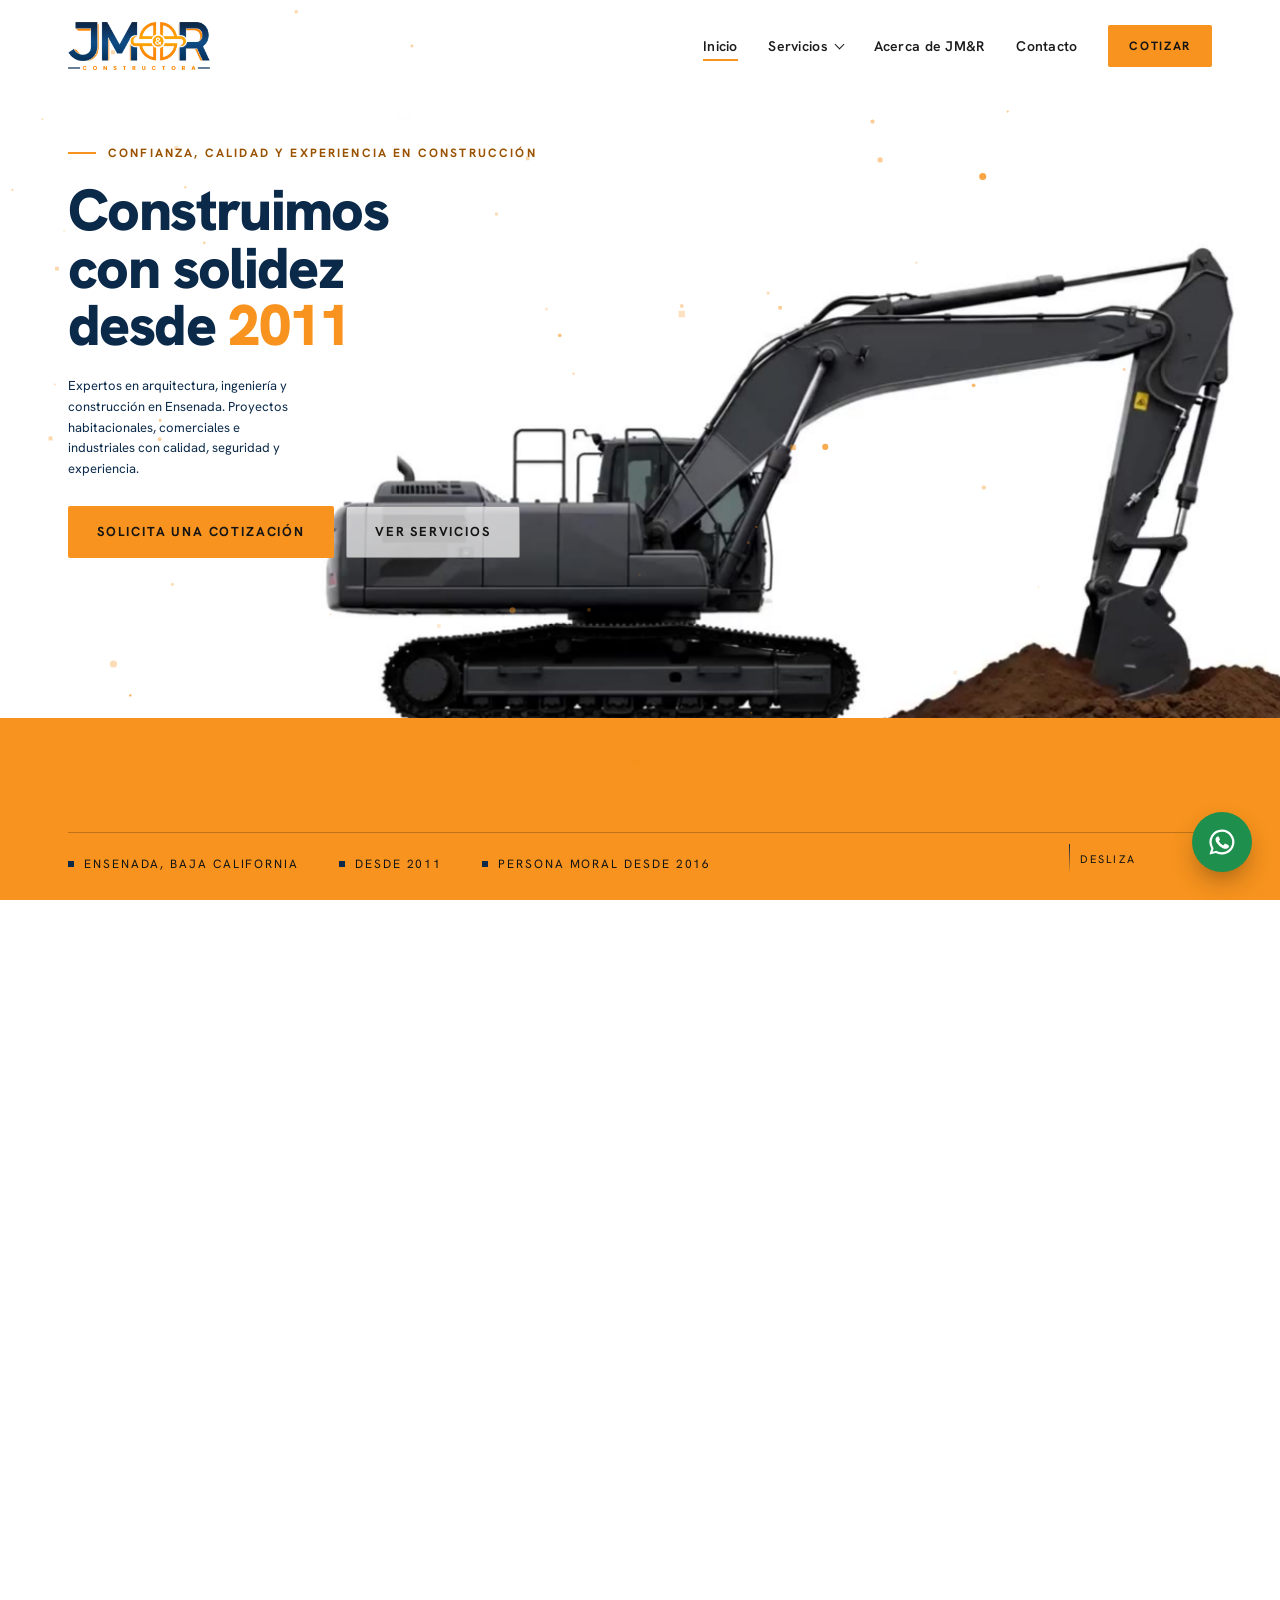
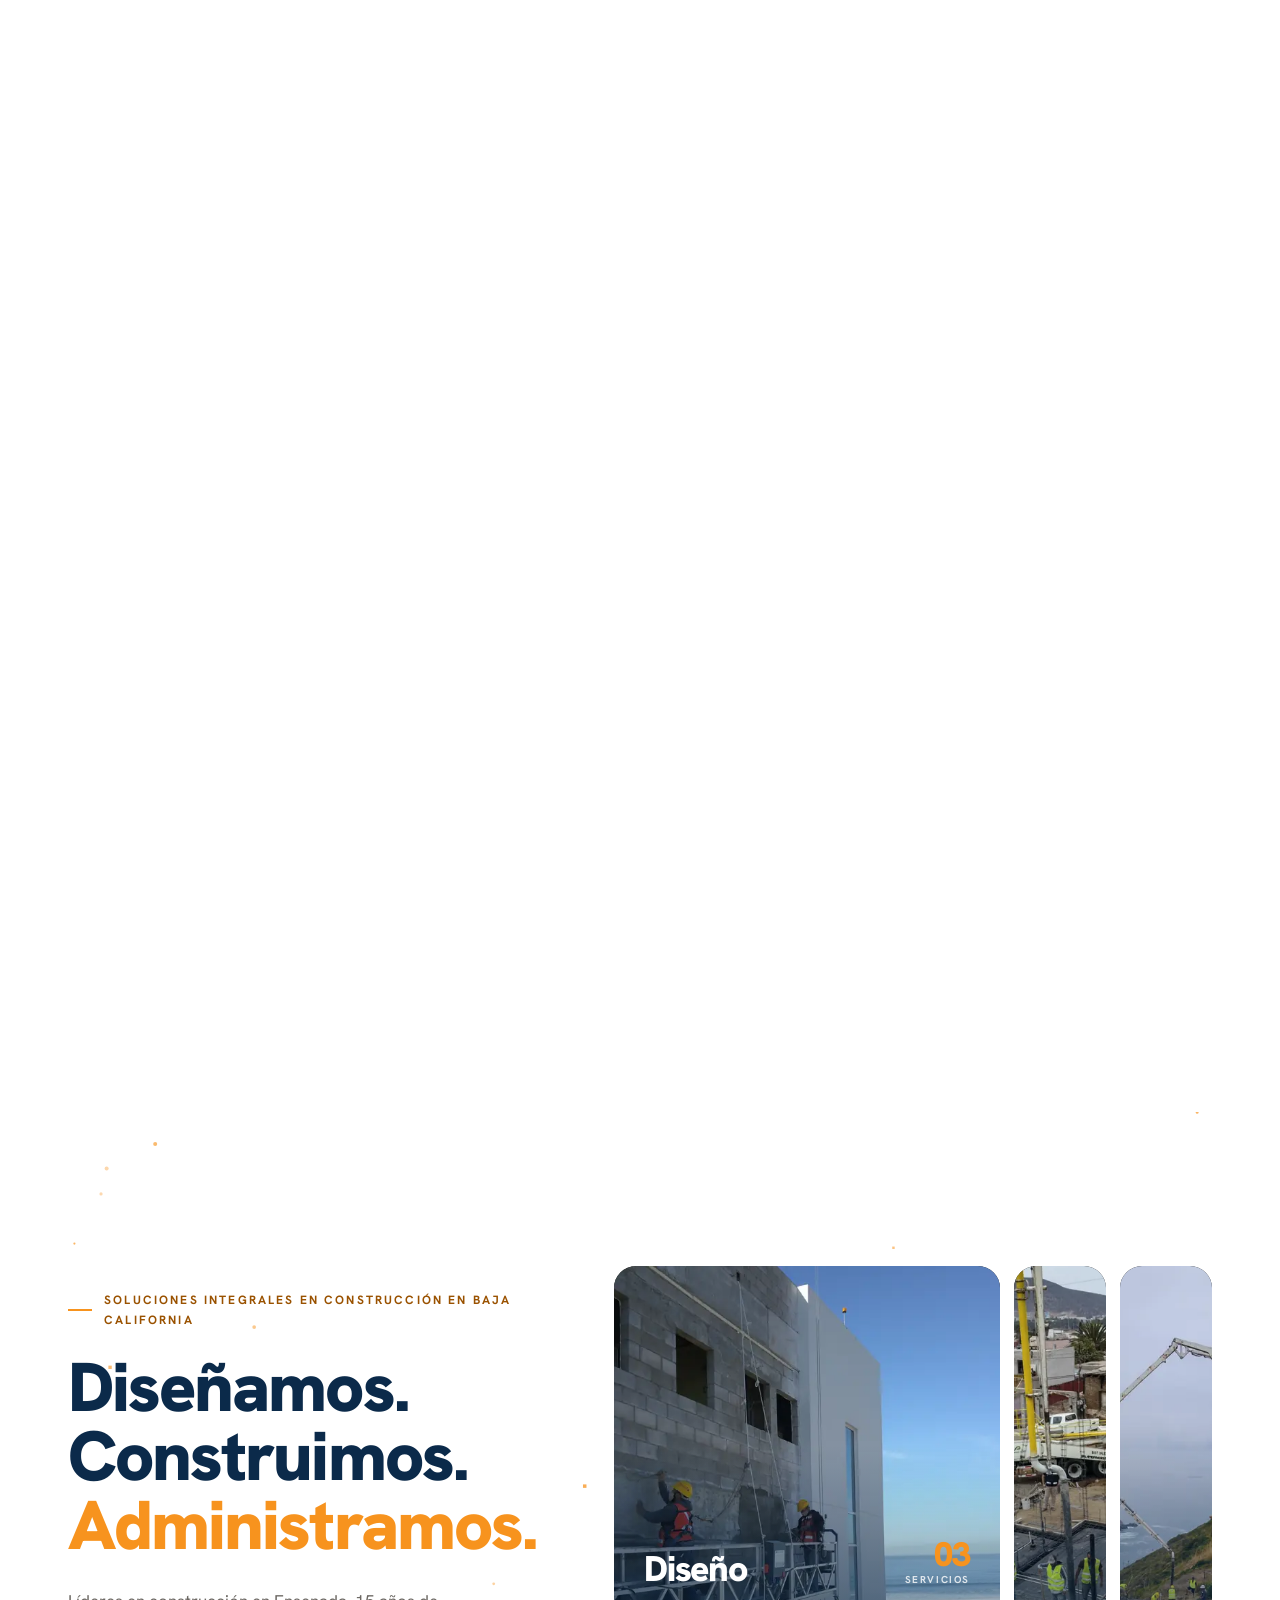
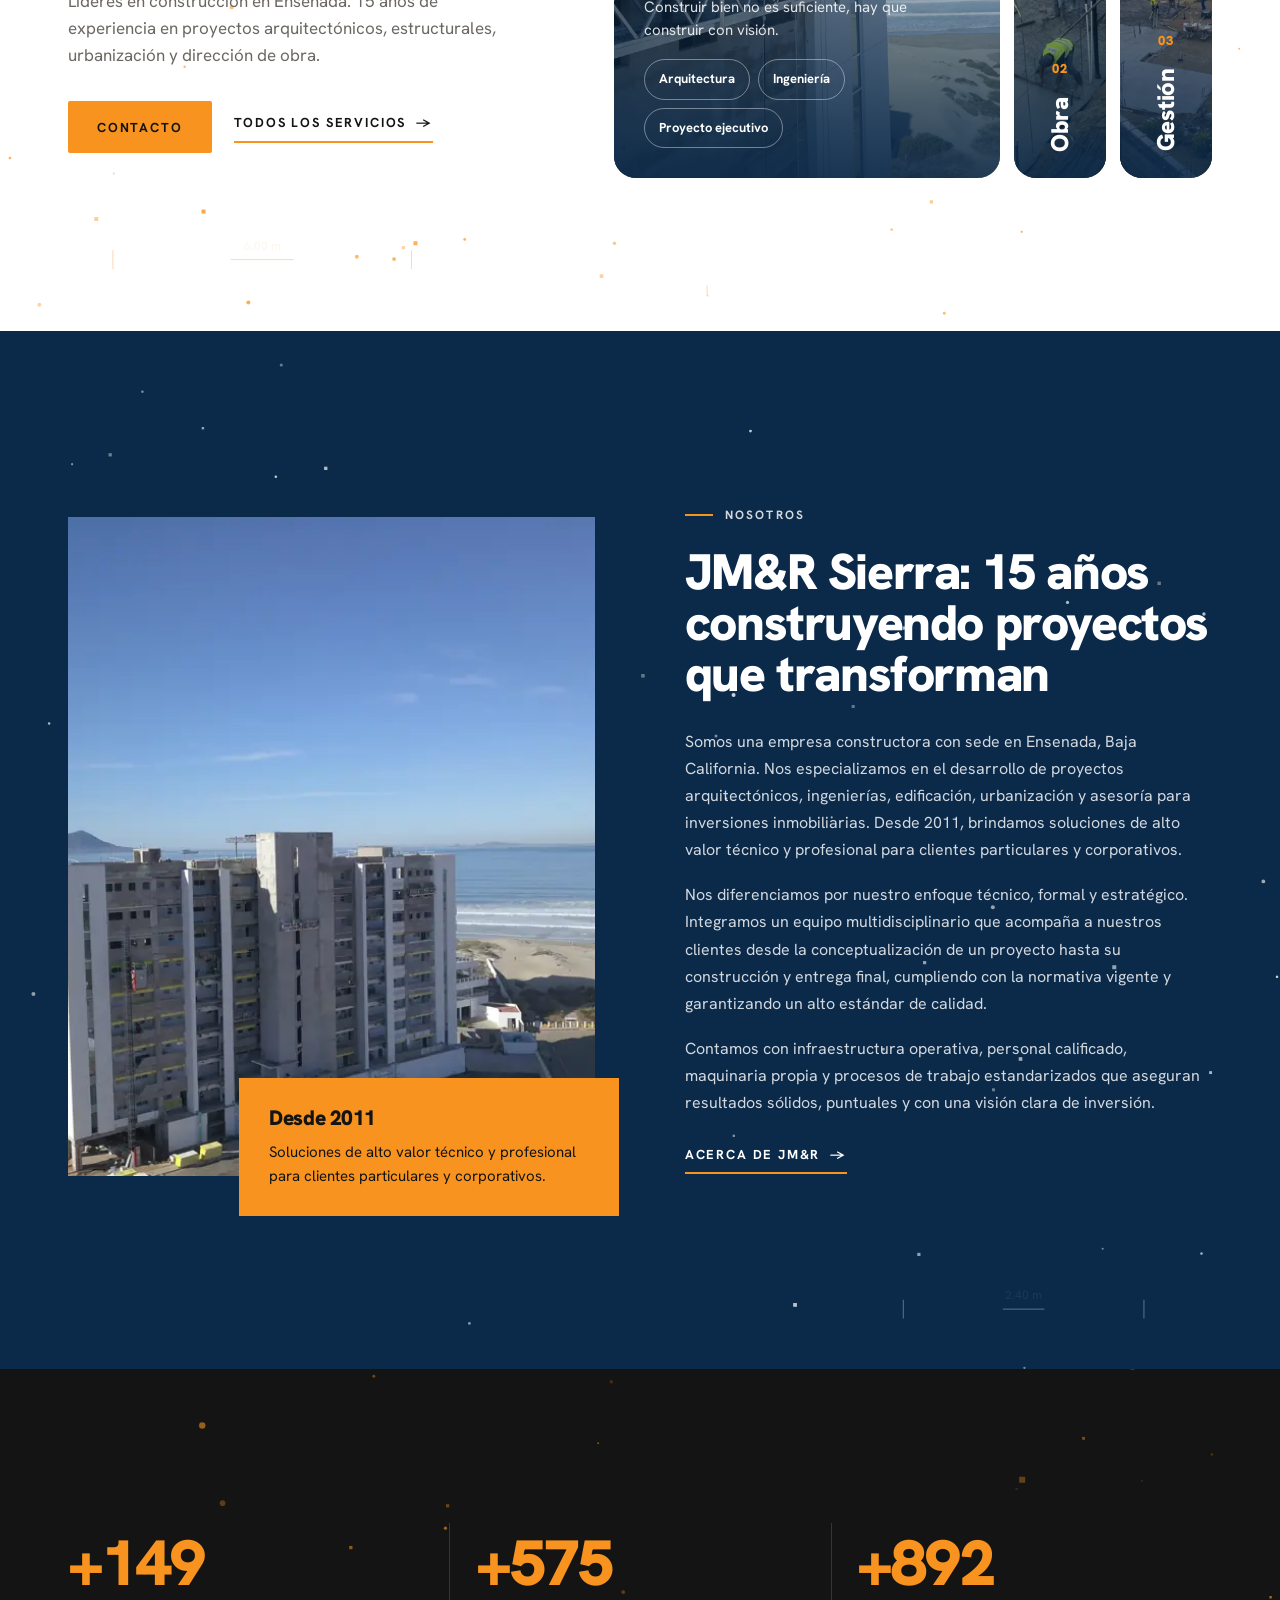
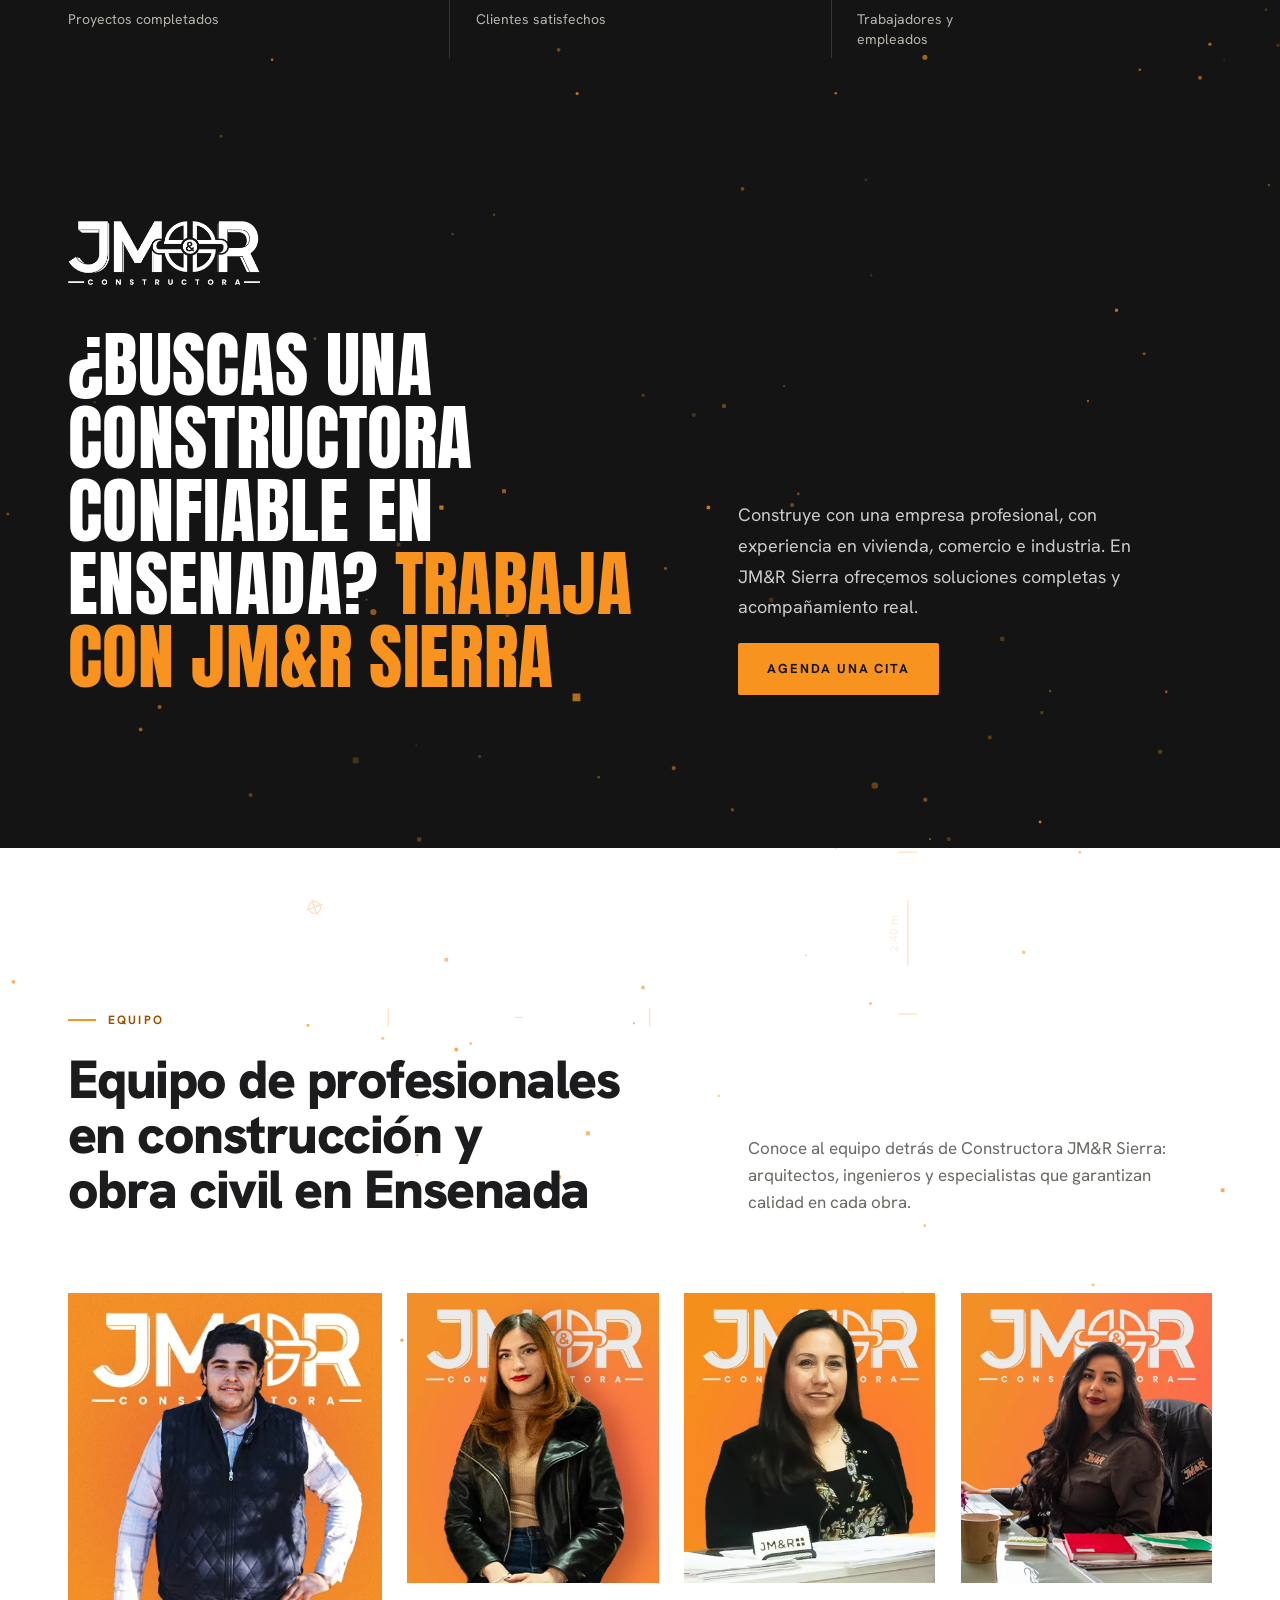
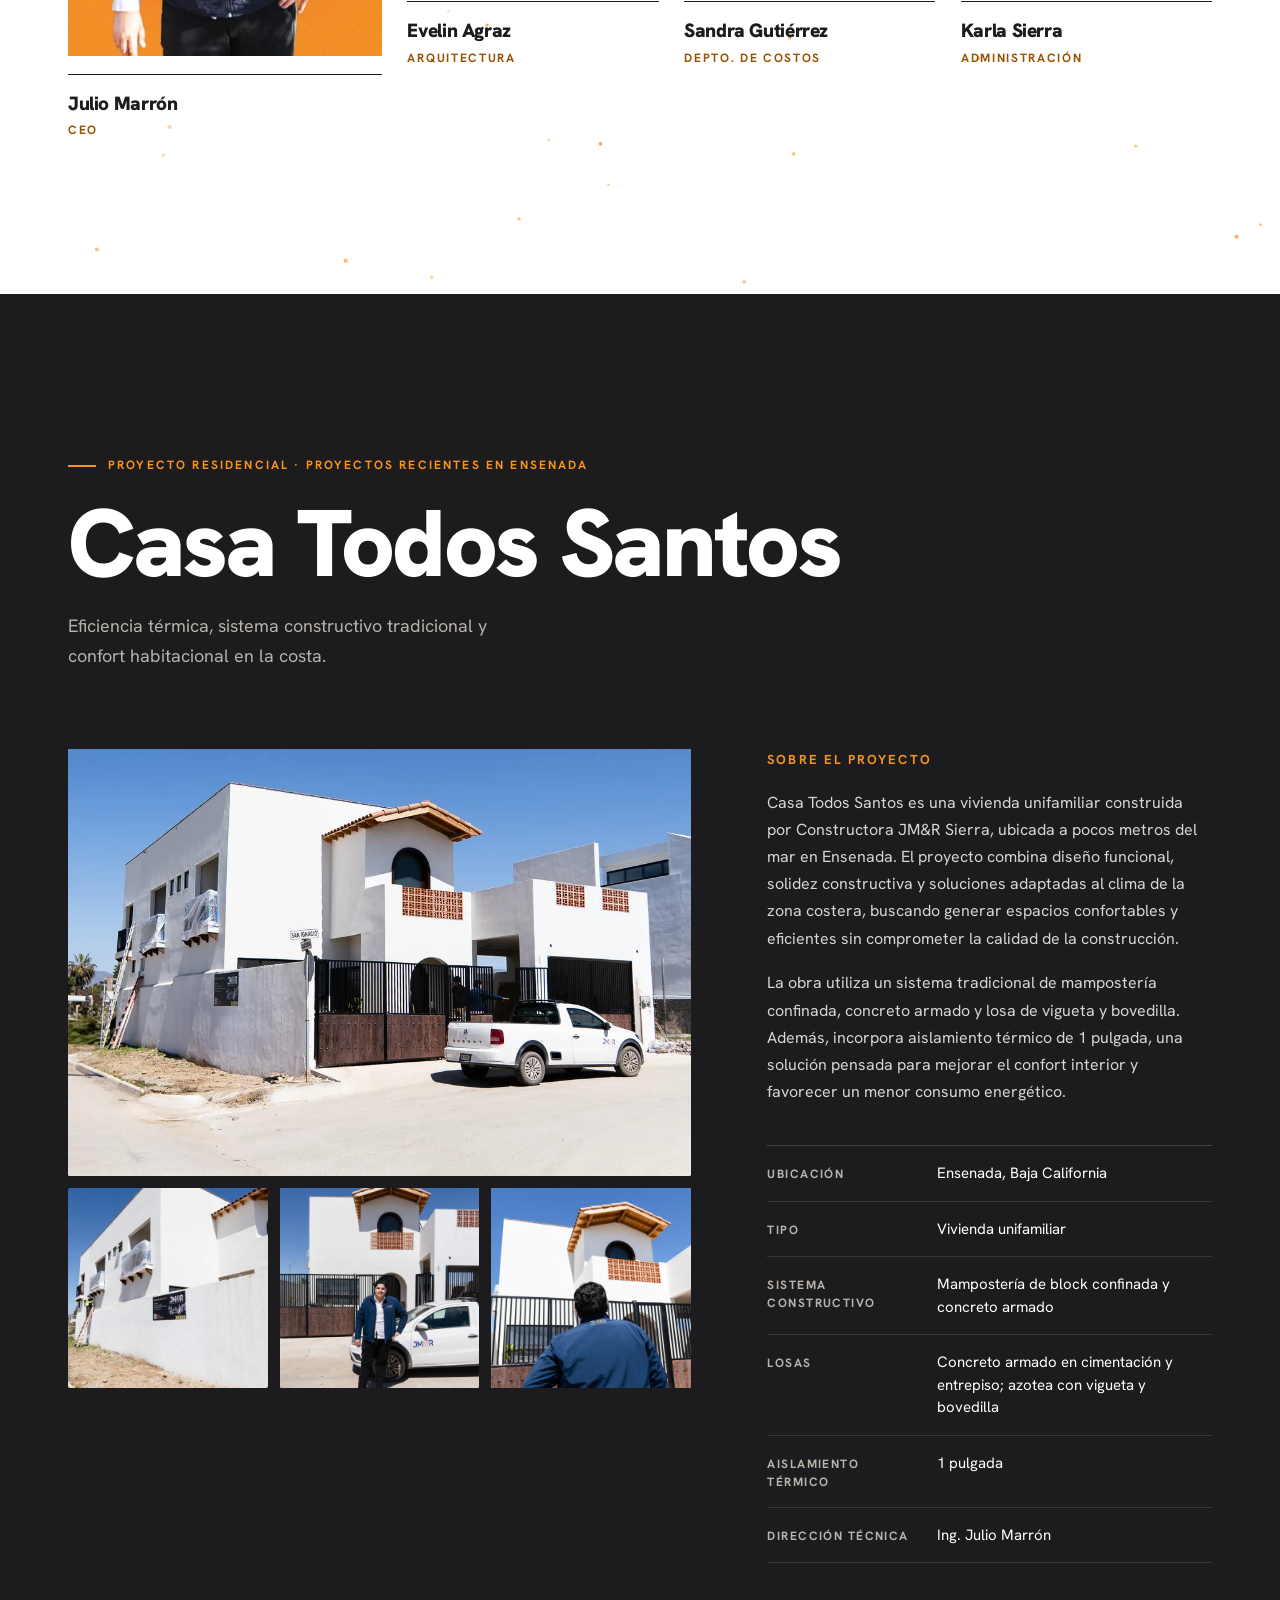
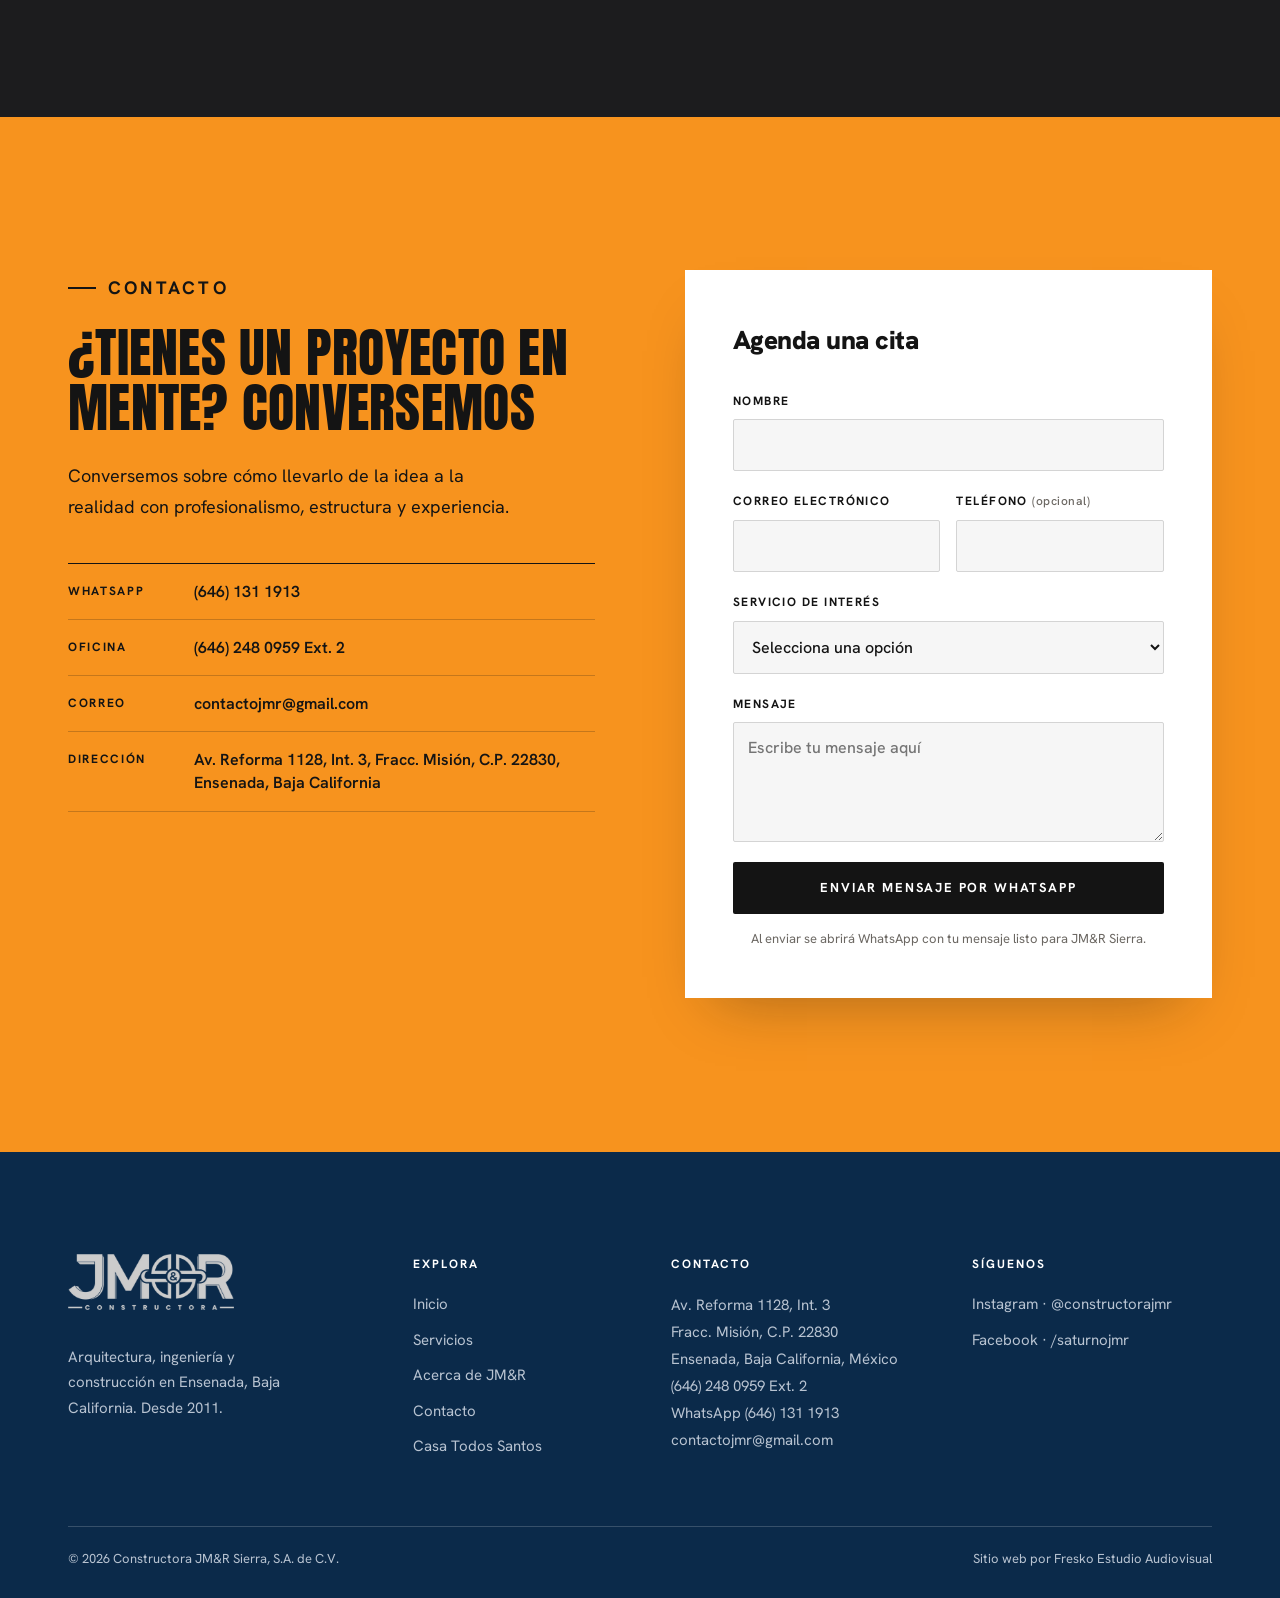
<file: index.html>
<!doctype html>
<html lang="es-MX">
<head>
<meta charset="utf-8">
<meta name="viewport" content="width=device-width, initial-scale=1">
<title>Constructora en Ensenada | Constructora JM&amp;R Sierra</title>
<meta name="description" content="Arquitectura, ingeniería, edificación, urbanización y administración de obras en Ensenada, Baja California. Constructora JM&amp;R Sierra, desde 2011.">
<link rel="canonical" href="https://constructorajmr.com/">
<meta name="theme-color" content="#FFFFFF">
<link rel="icon" type="image/png" href="jmr-logo-principal.png">

<meta property="og:type" content="website">
<meta property="og:locale" content="es_MX">
<meta property="og:site_name" content="Constructora JM&amp;R Sierra">
<meta property="og:title" content="Constructora en Ensenada | Constructora JM&amp;R Sierra">
<meta property="og:description" content="Arquitectura, ingeniería, edificación, urbanización y administración de obras en Ensenada, Baja California. Constructora JM&amp;R Sierra, desde 2011.">
<meta property="og:url" content="https://constructorajmr.com/">
<meta property="og:image" content="https://constructorajmr.com/wp-content/uploads/obra-torre-costa-2000.webp">
<meta name="twitter:card" content="summary_large_image">

<link rel="preconnect" href="https://fonts.googleapis.com">
<link rel="preconnect" href="https://fonts.gstatic.com" crossorigin>
<link href="https://fonts.googleapis.com/css2?family=Anton&family=Hanken+Grotesk:wght@400;500;700;900&display=swap" rel="stylesheet">
<link rel="preload" as="image" href="excavadora-poster.jpg">
<link rel="stylesheet" href="styles.css">
<script>document.documentElement.classList.add('js')</script>

<script type="application/ld+json">
{
  "@context": "https://schema.org",
  "@type": "GeneralContractor",
  "@id": "https://constructorajmr.com/#empresa",
  "name": "Constructora JM&R Sierra",
  "legalName": "Constructora JM&R Sierra, S.A. de C.V.",
  "alternateName": "JM&R Sierra",
  "url": "https://constructorajmr.com/",
  "logo": "https://constructorajmr.com/wp-content/uploads/jmr-logo-principal.png",
  "email": "contactojmr@gmail.com",
  "telephone": "+52-646-248-0959",
  "foundingDate": "2011",
  "address": {
    "@type": "PostalAddress",
    "streetAddress": "Av. Reforma 1128, Int. 3, Fracc. Misión",
    "addressLocality": "Ensenada",
    "addressRegion": "Baja California",
    "postalCode": "22830",
    "addressCountry": "MX"
  },
  "areaServed": [{"@type": "City", "name": "Ensenada"}, {"@type": "State", "name": "Baja California"}],
  "contactPoint": [
    {"@type": "ContactPoint", "contactType": "customer service", "telephone": "+52-646-131-1913", "availableLanguage": "es"},
    {"@type": "ContactPoint", "contactType": "sales", "telephone": "+52-646-248-0959", "availableLanguage": "es"}
  ],
  "sameAs": ["https://www.instagram.com/constructorajmr/", "https://www.facebook.com/saturnojmr"],
  "knowsAbout": ["Arquitectura", "Ingeniería", "Proyecto ejecutivo", "Factibilidad de servicios", "Edificación", "Urbanización", "Construcción", "Administración y control de obras", "Asesoría en proyectos de inversión"]
}
</script>
</head>
<body class="page-inicio">
<a class="skip" href="#contenido">Saltar al contenido</a>

<!-- ============ HEADER ============ -->
<header class="site-header" data-header>
  <div class="wrap header-inner">
    <a class="brand" href="index.html" aria-label="Constructora JM&amp;R Sierra, inicio">
      <img class="logo logo-on-light" src="jmr-logo-principal.webp" width="480" height="162" alt="">
      <img class="logo logo-on-dark" src="jmr-logo-gris-claro.webp" width="480" height="162" alt="" aria-hidden="true">
    </a>
    <nav class="nav" aria-label="Principal">
      <button class="nav-toggle" aria-expanded="false" aria-controls="menu" data-nav-toggle>
        <span class="sr-only">Abrir menú</span><span class="bars" aria-hidden="true"></span>
      </button>
      <ul id="menu" class="menu" data-menu>
        <li><a href="index.html" aria-current="page">Inicio</a></li>
        <li class="has-sub">
          <a href="servicios.html">Servicios<span class="sub-caret" aria-hidden="true"></span></a>
          <button class="sub-toggle" type="button" aria-expanded="false" aria-controls="submenu-servicios" data-sub-toggle><span class="sr-only">Mostrar servicios</span><span class="sub-chev" aria-hidden="true"></span></button>
          <ul class="submenu" id="submenu-servicios" aria-label="Servicios">
            <li><a href="servicios.html#arquitectura"><span class="sm-n">01</span>Arquitectura</a></li>
            <li><a href="servicios.html#ingenieria"><span class="sm-n">02</span>Ingeniería</a></li>
            <li><a href="servicios.html#proyecto-ejecutivo"><span class="sm-n">03</span>Proyecto ejecutivo</a></li>
            <li><a href="servicios.html#edificacion"><span class="sm-n">04</span>Edificación</a></li>
            <li><a href="servicios.html#urbanizacion"><span class="sm-n">05</span>Urbanización</a></li>
            <li><a href="servicios.html#factibilidad"><span class="sm-n">06</span>Factibilidad de servicios</a></li>
            <li><a href="servicios.html#construccion"><span class="sm-n">07</span>Construcción</a></li>
            <li><a href="servicios.html#administracion"><span class="sm-n">08</span>Administración y control de obras</a></li>
            <li><a href="servicios.html#asesoria-inversion"><span class="sm-n">09</span>Asesoría en proyectos de inversión</a></li>
          </ul>
        </li>
        <li><a href="nosotros.html">Acerca de JM&amp;R</a></li>
        <li><a href="contacto.html">Contacto</a></li>
        <li class="menu-cta"><a class="btn btn-sm btn-orange" href="https://wa.me/526461311913?text=Hola%2C%20quiero%20cotizar%20un%20proyecto%20con%20JM%26R%20Sierra." target="_blank" rel="noopener">Cotizar</a></li>
      </ul>
    </nav>
  </div>
</header>

<main id="contenido">

<!-- ============ PORTADA + ESCENA EXCAVADORA (scroll) ============ -->
<!-- Clip generado con IA (excavadora genérica, sin marca). El primer cuadro es la portada; el scroll adelanta y regresa el video. -->
<div class="track" id="inicio" data-track>
  <div class="scene" data-scene>
    <video class="sx-video" data-video muted playsinline preload="auto" poster="excavadora-poster.jpg" aria-hidden="true" tabindex="-1">
      <source src="excavadora-832.mp4" type="video/mp4" media="(max-width: 900px)">
      <source src="excavadora-1248.mp4" type="video/mp4">
    </video>
    <div class="sx-floor" data-floor aria-hidden="true"></div>
    <canvas class="particles sx-particles" data-particles="scene" aria-hidden="true"></canvas>
    <div class="sx-hero" data-sx-hero>
      <div class="wrap">
        <p class="eyebrow">Confianza, calidad y experiencia en construcción</p>
        <h1 class="display sx-hero-title">Construimos con solidez desde&nbsp;<span>2011</span></h1>
        <p class="sx-hero-lead">Expertos en arquitectura, ingeniería y construcción en Ensenada. Proyectos habitacionales, comerciales e industriales con calidad, seguridad y experiencia.</p>
        <div class="sx-hero-actions">
          <a class="btn btn-orange" href="https://wa.me/526461311913?text=Hola%2C%20quiero%20solicitar%20una%20cotizaci%C3%B3n%20para%20mi%20proyecto." target="_blank" rel="noopener">Solicita una cotización</a>
          <a class="btn btn-ghost-dark" href="servicios.html">Ver servicios</a>
          <span class="scroll-cue" data-scroll-cue aria-hidden="true"><img src="icono-scroll.webp" width="240" height="177" alt=""><small>Desliza</small></span>
        </div>
      </div>
    </div>
    <div class="sx-foot" data-sx-foot>
      <div class="wrap hero-foot">
        <span>Ensenada, Baja California</span>
        <span>Desde 2011</span>
        <span class="hide-sm">Persona moral desde 2016</span>
      </div>
      <span class="sx-cue2" aria-hidden="true"><i></i>Desliza</span>
    </div>
    <p class="sx-giant" data-giant aria-hidden="true">Nuestros servicios</p>
    <img class="sx-cutout" data-cutout src="excavadora-final-recorte.webp" width="1248" height="704" alt="" aria-hidden="true">
    <div class="sx-readout" data-readout aria-hidden="true">Escala 1:100 · <b data-readout-n>00</b> km/h</div>
    <div class="sx-band" data-band>
      <div class="sx-strip" data-strip>
        <div class="sx-lead">
          <h2 class="sx-headline">Soluciones integrales.<br><span>Todo en un solo lugar.</span></h2>
          <div class="sx-paras">
            <p>Desarrollamos proyectos llave en mano: diseño, ingeniería, ejecución, permisos, suministros, administración y entrega final. Optimizamos tiempos, costos y recursos.</p>
            <p>Integramos un equipo multidisciplinario que acompaña a nuestros clientes desde la conceptualización de un proyecto hasta su construcción y entrega final.</p>
          </div>
        </div>
        <ol class="sx-cards">
          <li class="sx-card" data-card>
            <svg class="sx-ico" viewBox="0 0 24 24" aria-hidden="true"><path d="M12 3v3M9.5 8.5a2.5 2.5 0 1 0 5 0 2.5 2.5 0 0 0-5 0ZM10.6 10.8 5 21M13.4 10.8 19 21M6.5 16h11"/></svg>
            <h3 class="sx-ctitle"><a href="servicios.html#arquitectura"><span class="sx-num">01</span> Arquitectura</a></h3>
            <p class="sx-tags">Urbana · Habitacional · Industrial</p>
            <p class="sx-cbody">Damos forma a tus ideas desde el boceto hasta el proyecto arquitectónico que define tu nuevo comienzo.</p>
          </li>
          <li class="sx-card" data-card>
            <svg class="sx-ico" viewBox="0 0 24 24" aria-hidden="true"><circle cx="12" cy="12" r="3.2"/><path d="M12 2.5v3M12 18.5v3M2.5 12h3M18.5 12h3M5.3 5.3l2.1 2.1M16.6 16.6l2.1 2.1M5.3 18.7l2.1-2.1M16.6 7.4l2.1-2.1"/></svg>
            <h3 class="sx-ctitle"><a href="servicios.html#ingenieria"><span class="sx-num">02</span> Ingeniería</a></h3>
            <p class="sx-tags">Topografía · Edificación · Normativa</p>
            <p class="sx-cbody">Evaluamos la viabilidad técnica de tu proyecto, asegurando cumplimiento normativo y funcionalidad.</p>
          </li>
          <li class="sx-card" data-card>
            <svg class="sx-ico" viewBox="0 0 24 24" aria-hidden="true"><path d="M3.5 3.5h17v17h-17zM3.5 9h17M9 9v11.5M12.5 13h5M12.5 16.5h5"/></svg>
            <h3 class="sx-ctitle"><a href="servicios.html#proyecto-ejecutivo"><span class="sx-num">03</span> Proyecto ejecutivo</a></h3>
            <p class="sx-tags">Topografías · Estructura · Instalaciones</p>
            <p class="sx-cbody">Desarrollamos planos técnicos detallados por especialidad para garantizar una ejecución precisa y eficiente.</p>
          </li>
          <li class="sx-card" data-card>
            <svg class="sx-ico" viewBox="0 0 24 24" aria-hidden="true"><path d="M5 21V4.5h9V21M14 9h5v12M2.5 21h19M8 8h3M8 11.5h3M8 15h3"/></svg>
            <h3 class="sx-ctitle"><a href="servicios.html#edificacion"><span class="sx-num">04</span> Edificación</a></h3>
            <p class="sx-tags">Cimentaciones · Estructuración · Revestimientos</p>
            <p class="sx-cbody">Ejecutamos estructuras y acabados con sistemas constructivos variados y personal especializado.</p>
          </li>
          <li class="sx-card" data-card>
            <svg class="sx-ico" viewBox="0 0 24 24" aria-hidden="true"><path d="M3 21 9 3M21 21 15 3M12 4.5v2.5M12 10.5v3M12 17v3"/></svg>
            <h3 class="sx-ctitle"><a href="servicios.html#urbanizacion"><span class="sx-num">05</span> Urbanización</a></h3>
            <p class="sx-tags">Terracerías · Obras hidráulicas · Pavimentos</p>
            <p class="sx-cbody">Preparamos y transformamos terrenos para desarrollos urbanos e industriales con infraestructura completa.</p>
          </li>
          <li class="sx-card" data-card>
            <svg class="sx-ico" viewBox="0 0 24 24" aria-hidden="true"><path d="M12 2.5s5.5 6.4 5.5 10.6a5.5 5.5 0 0 1-11 0C6.5 8.9 12 2.5 12 2.5Z"/><path d="M9.6 14a2.4 2.4 0 0 0 2.4 2.4"/></svg>
            <h3 class="sx-ctitle"><a href="servicios.html#factibilidad"><span class="sx-num">06</span> Factibilidad de servicios</a></h3>
            <p class="sx-tags">Agua potable · Electricidad · Drenaje</p>
            <p class="sx-cbody">Gestionamos la viabilidad técnica y legal de servicios como agua, luz y drenaje para tu proyecto.</p>
          </li>
          <li class="sx-card" data-card>
            <svg class="sx-ico" viewBox="0 0 24 24" aria-hidden="true"><path d="M2.5 21h19M5 21V8h4v13M9 8l10-4.5V8M19 3.5V21M5 8l2-3.2L9 8M19 8v4"/></svg>
            <h3 class="sx-ctitle"><a href="servicios.html#construccion"><span class="sx-num">07</span> Construcción</a></h3>
            <p class="sx-tags">Maquinaria propia · Cuadrillas · Supervisión</p>
            <p class="sx-cbody">Ejecutamos obras con maquinaria propia, cuadrillas especializadas y control total de calidad y logística.</p>
          </li>
          <li class="sx-card" data-card>
            <svg class="sx-ico" viewBox="0 0 24 24" aria-hidden="true"><path d="M4 20V11M9.5 20V5M15 20v-7M20.5 20V8M2 20.5h20"/></svg>
            <h3 class="sx-ctitle"><a href="servicios.html#administracion"><span class="sx-num">08</span> Administración y control de obras</a></h3>
            <p class="sx-tags">Costos · Nómina · Reportes · Logística</p>
            <p class="sx-cbody">Manejamos recursos, costos y tiempos con precisión para asegurar el éxito financiero y operativo de tu obra.</p>
          </li>
          <li class="sx-card" data-card>
            <svg class="sx-ico" viewBox="0 0 24 24" aria-hidden="true"><path d="M3 17.5 9 11.5l4 4 8-8.5M15 7h6v6"/></svg>
            <h3 class="sx-ctitle"><a href="servicios.html#asesoria-inversion"><span class="sx-num">09</span> Asesoría en proyectos de inversión</a></h3>
            <p class="sx-tags">Modelos de negocio · Proyecciones · Utilidades</p>
            <p class="sx-cbody">Te guiamos para invertir de forma rentable en desarrollos inmobiliarios con modelos de negocio claros.</p>
          </li>
        </ol>
      </div>
      <a class="sx-pill" data-pill href="servicios.html">Nuestros servicios</a>
    </div>
  </div>
</div>

<!-- ============ INTRODUCCIÓN: tarjetas que se expanden ============ -->
<section class="section intro has-tech" aria-labelledby="intro-title">
  <canvas class="tech" data-tech aria-hidden="true"></canvas>
  <div class="wrap intro-x">
    <div class="intro-x-copy">
      <p class="eyebrow reveal">Soluciones integrales en construcción en Baja California</p>
      <h2 id="intro-title" class="display intro-x-title reveal">Diseñamos.<br>Construimos.<br><span>Administramos.</span></h2>
      <p class="lead reveal">Líderes en construcción en Ensenada. 15 años de experiencia en proyectos arquitectónicos, estructurales, urbanización y dirección de obra.</p>
      <div class="reveal intro-x-actions">
        <a class="btn btn-orange" href="contacto.html">Contacto</a>
        <a class="link-arrow" href="servicios.html">Todos los servicios <span aria-hidden="true">→</span></a>
      </div>
    </div>
    <ul class="xcards reveal" data-xcards aria-label="Nuestros servicios por etapa">
      <li class="xcard is-active" data-xcard>
        <img src="obra-fachada-plataforma-1000.webp" srcset="obra-fachada-plataforma-1000.webp 1000w, obra-fachada-plataforma-2000.webp 2000w" sizes="(min-width: 960px) 34vw, 100vw" width="1000" height="750" loading="lazy" alt="Trabajadores con casco y arnés sobre una plataforma suspendida en la fachada de un edificio frente al mar">
        <button class="xcard-tab" type="button" aria-expanded="true" aria-controls="xc-diseno"><span class="xcard-n">01</span><span class="xcard-label">Diseño</span></button>
        <div class="xcard-body" id="xc-diseno">
          <div class="xcard-top"><h3>Diseño</h3><p class="xcard-count"><b>03</b>servicios</p></div>
          <p class="xcard-tag">Construir bien no es suficiente, hay que construir con visión.</p>
          <ul class="xcard-links">
            <li><a href="servicios.html#arquitectura">Arquitectura</a></li>
            <li><a href="servicios.html#ingenieria">Ingeniería</a></li>
            <li><a href="servicios.html#proyecto-ejecutivo">Proyecto ejecutivo</a></li>
          </ul>
        </div>
      </li>
      <li class="xcard" data-xcard>
        <img src="obra-colado-cimentacion-1000.webp" srcset="obra-colado-cimentacion-1000.webp 1000w, obra-colado-cimentacion-2000.webp 2000w" sizes="(min-width: 960px) 34vw, 100vw" width="1000" height="750" loading="lazy" alt="Cuadrilla con chalecos de seguridad durante el colado de una losa de cimentación con bomba de concreto">
        <button class="xcard-tab" type="button" aria-expanded="false" aria-controls="xc-obra"><span class="xcard-n">02</span><span class="xcard-label">Obra</span></button>
        <div class="xcard-body" id="xc-obra">
          <div class="xcard-top"><h3>Obra</h3><p class="xcard-count"><b>03</b>servicios</p></div>
          <p class="xcard-tag">Ejecutamos obras con maquinaria propia, cuadrillas especializadas y control total de calidad y logística.</p>
          <ul class="xcard-links">
            <li><a href="servicios.html#edificacion">Edificación</a></li>
            <li><a href="servicios.html#urbanizacion">Urbanización</a></li>
            <li><a href="servicios.html#construccion">Construcción</a></li>
          </ul>
        </div>
      </li>
      <li class="xcard" data-xcard>
        <img src="obra-colado-losa-acantilado-1000.webp" srcset="obra-colado-losa-acantilado-1000.webp 1000w, obra-colado-losa-acantilado-2000.webp 2000w" sizes="(min-width: 960px) 34vw, 100vw" width="1000" height="750" loading="lazy" alt="Colado de losa con bomba de concreto en un terreno sobre el acantilado de la costa de Ensenada">
        <button class="xcard-tab" type="button" aria-expanded="false" aria-controls="xc-gestion"><span class="xcard-n">03</span><span class="xcard-label">Gestión</span></button>
        <div class="xcard-body" id="xc-gestion">
          <div class="xcard-top"><h3>Gestión</h3><p class="xcard-count"><b>03</b>servicios</p></div>
          <p class="xcard-tag">Detrás de cada obra sólida, hay decisiones bien tomadas.</p>
          <ul class="xcard-links">
            <li><a href="servicios.html#factibilidad">Factibilidad de servicios</a></li>
            <li><a href="servicios.html#administracion">Administración y control de obras</a></li>
            <li><a href="servicios.html#asesoria-inversion">Asesoría en proyectos de inversión</a></li>
          </ul>
        </div>
      </li>
    </ul>
  </div>
</section>

<!-- ============ NOSOTROS ============ -->
<section class="section about about-home about-navy has-tech" id="nosotros" aria-labelledby="about-title">
  <canvas class="tech" data-tech data-tech-color="255,255,255" aria-hidden="true"></canvas>
  <div class="wrap">
    <div class="about-grid">
      <figure class="about-figure reveal">
        <div class="img-frame" data-parallax="0.08">
          <img src="obra-torre-costa-1000.webp"
               srcset="obra-torre-costa-1000.webp 1000w, obra-torre-costa-2000.webp 2000w"
               sizes="(min-width: 960px) 45vw, 100vw" width="1000" height="750" loading="lazy"
               alt="Vista aérea de un edificio residencial en construcción frente al mar en Ensenada, con olla de concreto y personal en sitio">
        </div>
        <figcaption class="quote-card">
          <p class="quote-title">Desde 2011</p>
          <p>Soluciones de alto valor técnico y profesional para clientes particulares y corporativos.</p>
        </figcaption>
      </figure>
      <div class="about-copy">
        <p class="eyebrow reveal">Nosotros</p>
        <h2 id="about-title" class="display h2 reveal">JM&amp;R Sierra: 15 años construyendo proyectos que transforman</h2>
        <p class="reveal" style="margin-top:28px">Somos una empresa constructora con sede en Ensenada, Baja California. Nos especializamos en el desarrollo de proyectos arquitectónicos, ingenierías, edificación, urbanización y asesoría para inversiones inmobiliarias. Desde 2011, brindamos soluciones de alto valor técnico y profesional para clientes particulares y corporativos.</p>
        <p class="reveal">Nos diferenciamos por nuestro enfoque técnico, formal y estratégico. Integramos un equipo multidisciplinario que acompaña a nuestros clientes desde la conceptualización de un proyecto hasta su construcción y entrega final, cumpliendo con la normativa vigente y garantizando un alto estándar de calidad.</p>
        <p class="reveal">Contamos con infraestructura operativa, personal calificado, maquinaria propia y procesos de trabajo estandarizados que aseguran resultados sólidos, puntuales y con una visión clara de inversión.</p>
        <a class="link-arrow reveal" href="nosotros.html">Acerca de JM&amp;R <span aria-hidden="true">→</span></a>
      </div>
    </div>
  </div>
</section>

<!-- ============ CIFRAS + LLAMADO A LA ACCIÓN ============ -->
<section class="cta-dark" aria-labelledby="cta-title">
  <canvas class="particles" data-particles aria-hidden="true"></canvas>
  <div class="wrap cta-stats" aria-label="JM&amp;R Sierra en cifras">
    <ul class="stats-grid">
      <li class="stat reveal"><span class="stat-num">+<span data-count="150">150</span></span><span class="stat-label">Proyectos completados</span></li>
      <li class="stat reveal"><span class="stat-num">+<span data-count="580">580</span></span><span class="stat-label">Clientes satisfechos</span></li>
      <li class="stat reveal"><span class="stat-num">+<span data-count="900">900</span></span><span class="stat-label">Trabajadores y empleados</span></li>
    </ul>
  </div>
  <div class="wrap">
    <div class="reveal">
      <img class="cta-logo" src="jmr-logo-blanco.webp" width="733" height="248" alt="Constructora JM&amp;R Sierra" loading="lazy" decoding="async">
      <h2 id="cta-title" class="display h2">¿Buscas una constructora confiable en Ensenada? <span>Trabaja con JM&amp;R&nbsp;Sierra</span></h2>
    </div>
    <div class="cta-side">
      <div class="cta-helmet" data-helmet aria-hidden="true"><img src="casco-jmr.webp" width="670" height="412" alt="" loading="lazy" decoding="async"></div>
      <div class="reveal">
      <p>Construye con una empresa profesional, con experiencia en vivienda, comercio e industria. En JM&amp;R Sierra ofrecemos soluciones completas y acompañamiento real.</p>
      <a class="btn btn-orange" href="contacto.html">Agenda una cita</a>
      </div>
    </div>
  </div>
</section>

<!-- ============ EQUIPO ============ -->
<section class="section team has-tech" id="equipo" aria-labelledby="team-title">
  <canvas class="tech" data-tech aria-hidden="true"></canvas>
  <div class="wrap">
    <div class="section-head section-head-split">
      <div class="reveal">
        <p class="eyebrow">Equipo</p>
        <h2 id="team-title" class="display h2">Equipo de profesionales en construcción y obra civil en Ensenada</h2>
      </div>
      <p class="lead reveal">Conoce al equipo detrás de Constructora JM&amp;R Sierra: arquitectos, ingenieros y especialistas que garantizan calidad en cada obra.</p>
    </div>

    <ul class="team-grid">
      <!-- Retratos oficiales del equipo -->
      <li class="member member-lead reveal">
        <div class="member-photo"><img src="julio-marron.webp" width="398" height="460" loading="lazy" alt="Retrato de Julio Marrón, CEO de Constructora JM&amp;R Sierra, sobre fondo naranja con el logotipo de JM&amp;R"></div>
        <div class="member-info"><h3>Julio Marrón</h3><p>CEO</p></div>
      </li>
      <li class="member reveal">
        <div class="member-photo"><img src="evelin-agraz.webp" width="398" height="460" loading="lazy" alt="Retrato de Evelin Agraz, de Arquitectura, sobre fondo naranja con el logotipo de JM&amp;R"></div>
        <div class="member-info"><h3>Evelin Agraz</h3><p>Arquitectura</p></div>
      </li>
      <li class="member reveal">
        <div class="member-photo"><img src="sandra-gutierrez.webp" width="398" height="460" loading="lazy" alt="Retrato de Sandra Gutiérrez, del Depto. de Costos, sobre fondo naranja con el logotipo de JM&amp;R"></div>
        <div class="member-info"><h3>Sandra Gutiérrez</h3><p>Depto. de Costos</p></div>
      </li>
      <li class="member reveal">
        <div class="member-photo"><img src="karla-sierra.webp" width="398" height="460" loading="lazy" alt="Retrato de Karla Sierra, de Administración, sobre fondo naranja con el logotipo de JM&amp;R"></div>
        <div class="member-info"><h3>Karla Sierra</h3><p>Administración</p></div>
      </li>
    </ul>
  </div>
</section>

<!-- ============ PROYECTO DESTACADO ============ -->
<section class="section project" id="proyecto" aria-labelledby="project-title">
  <div class="wrap">
    <div class="project-head reveal">
      <p class="eyebrow eyebrow-light">Proyecto residencial · Proyectos recientes en Ensenada</p>
      <h2 id="project-title" class="display project-title">Casa Todos Santos</h2>
      <p class="project-sub">Eficiencia térmica, sistema constructivo tradicional y confort habitacional en la costa.</p>
    </div>

    <div class="project-grid">
      <div class="project-gallery reveal">
        <figure class="pg-main">
          <img src="casa-todos-santos-fachada-1000.webp" srcset="casa-todos-santos-fachada-1000.webp 1000w, casa-todos-santos-fachada-2000.webp 2000w" sizes="(max-width: 860px) 92vw, 50vw" width="1000" height="1373" loading="lazy" decoding="async" alt="Fachada de Casa Todos Santos en Ensenada: muros blancos, techo de teja con madera, celosía de barro y portón de herrería con madera">
        </figure>
        <div class="ph-row">
          <figure><img src="casa-todos-santos-muro-1000.webp" srcset="casa-todos-santos-muro-1000.webp 1000w, casa-todos-santos-muro-2000.webp 2000w" sizes="(max-width: 860px) 30vw, 16vw" width="1000" height="1500" loading="lazy" decoding="async" alt="Costado de Casa Todos Santos con balcones protegidos y lona de Constructora JM&amp;R durante los acabados"></figure>
          <figure><img src="casa-todos-santos-direccion-1000.webp" srcset="casa-todos-santos-direccion-1000.webp 1000w, casa-todos-santos-direccion-2000.webp 2000w" sizes="(max-width: 860px) 30vw, 16vw" width="1000" height="1500" loading="lazy" decoding="async" alt="Integrante del equipo JM&amp;R frente a Casa Todos Santos junto a la camioneta de la constructora"></figure>
          <figure><img src="casa-todos-santos-detalle-1000.webp" srcset="casa-todos-santos-detalle-1000.webp 1000w, casa-todos-santos-detalle-2000.webp 2000w" sizes="(max-width: 860px) 30vw, 16vw" width="1000" height="1500" loading="lazy" decoding="async" alt="Vista de la torre con teja, ventana en arco y celosía de barro de Casa Todos Santos"></figure>
        </div>
      </div>

      <div class="project-copy">
        <h3 class="h3-light reveal">Sobre el proyecto</h3>
        <p class="reveal">Casa Todos Santos es una vivienda unifamiliar construida por Constructora JM&amp;R Sierra, ubicada a pocos metros del mar en Ensenada. El proyecto combina diseño funcional, solidez constructiva y soluciones adaptadas al clima de la zona costera, buscando generar espacios confortables y eficientes sin comprometer la calidad de la construcción.</p>
        <p class="reveal">La obra utiliza un sistema tradicional de mampostería confinada, concreto armado y losa de vigueta y bovedilla. Además, incorpora aislamiento térmico de 1 pulgada, una solución pensada para mejorar el confort interior y favorecer un menor consumo energético.</p>

        <dl class="spec-sheet reveal">
          <div><dt>Ubicación</dt><dd>Ensenada, Baja California</dd></div>
          <div><dt>Tipo</dt><dd>Vivienda unifamiliar</dd></div>
          <div><dt>Sistema constructivo</dt><dd>Mampostería de block confinada y concreto armado</dd></div>
          <div><dt>Losas</dt><dd>Concreto armado en cimentación y entrepiso; azotea con vigueta y bovedilla</dd></div>
          <div><dt>Aislamiento térmico</dt><dd>1 pulgada</dd></div>
          <div><dt>Dirección técnica</dt><dd>Ing. Julio Marrón</dd></div>
        </dl>
      </div>
    </div>
  </div>
</section>

<!-- ============ CONTACTO (pie con formulario, como en el sitio actual) ============ -->
<section class="contact" id="contacto" aria-labelledby="contact-title">
  <div class="wrap contact-grid">
    <div class="contact-copy">
      <p class="eyebrow eyebrow-dark reveal">Contacto</p>
      <h2 id="contact-title" class="display h2 reveal">¿Tienes un proyecto en mente? Conversemos</h2>
      <p class="reveal">Conversemos sobre cómo llevarlo de la idea a la realidad con profesionalismo, estructura y experiencia.</p>
      <ul class="contact-data reveal">
        <li><span class="cd-label">WhatsApp</span><a href="https://wa.me/526461311913" target="_blank" rel="noopener">(646) 131 1913</a></li>
        <li><span class="cd-label">Oficina</span><a href="tel:+526462480959">(646) 248 0959 Ext. 2</a></li>
        <li><span class="cd-label">Correo</span><a href="mailto:contactojmr@gmail.com">contactojmr@gmail.com</a></li>
        <li><span class="cd-label">Dirección</span><span>Av. Reforma 1128, Int. 3, Fracc. Misión, C.P. 22830, Ensenada, Baja California</span></li>
      </ul>
    </div>
    <form class="form reveal" data-form novalidate aria-describedby="form-note">
      <h3 class="form-title">Agenda una cita</h3>
      <div class="field">
        <label for="f-nombre">Nombre</label>
        <input id="f-nombre" name="nombre" type="text" autocomplete="name" required>
      </div>
      <div class="field-row">
        <div class="field">
          <label for="f-correo">Correo electrónico</label>
          <input id="f-correo" name="correo" type="email" autocomplete="email" required>
        </div>
        <div class="field">
          <label for="f-tel">Teléfono <span class="opt">(opcional)</span></label>
          <input id="f-tel" name="telefono" type="tel" autocomplete="tel">
        </div>
      </div>
      <div class="field">
        <label for="f-servicio">Servicio de interés</label>
        <select id="f-servicio" name="servicio">
          <option value="">Selecciona una opción</option>
          <option>Arquitectura</option><option>Ingeniería</option><option>Proyecto ejecutivo</option>
          <option>Edificación</option><option>Urbanización</option><option>Factibilidad de servicios</option>
          <option>Construcción</option><option>Administración y control de obras</option><option>Asesoría en proyectos de inversión</option>
        </select>
      </div>
      <div class="field">
        <label for="f-mensaje">Mensaje</label>
        <textarea id="f-mensaje" name="mensaje" rows="4" required placeholder="Escribe tu mensaje aquí"></textarea>
      </div>
      <p class="form-error" role="alert" data-form-error hidden>Revisa tu nombre, un correo válido y tu mensaje.</p>
      <button class="btn btn-dark btn-block" type="submit">Enviar mensaje por WhatsApp</button>
      <p id="form-note" class="form-note">Al enviar se abrirá WhatsApp con tu mensaje listo para JM&amp;R Sierra.</p>
    </form>

  </div>
</section>

</main>

<!-- ============ FOOTER ============ -->
<footer class="footer">
  <div class="wrap footer-grid">
    <div class="footer-brand">
      <a class="brand brand-light" href="index.html" aria-label="Constructora JM&amp;R Sierra, inicio">
        <img class="logo" src="jmr-logo-gris-claro.webp" width="480" height="162" alt="" loading="lazy">
      </a>
      <p>Arquitectura, ingeniería y construcción en Ensenada, Baja California. Desde 2011.</p>
    </div>
    <nav aria-label="Pie de página">
      <h2 class="footer-h">Explora</h2>
      <ul>
        <li><a href="index.html">Inicio</a></li>
        <li><a href="servicios.html">Servicios</a></li>
        <li><a href="nosotros.html">Acerca de JM&amp;R</a></li>
        <li><a href="contacto.html">Contacto</a></li>
        <li><a href="index.html#proyecto">Casa Todos Santos</a></li>
      </ul>
    </nav>
    <div>
      <h2 class="footer-h">Contacto</h2>
      <address>
        Av. Reforma 1128, Int. 3<br>Fracc. Misión, C.P. 22830<br>Ensenada, Baja California, México<br>
        <a href="tel:+526462480959">(646) 248 0959 Ext. 2</a><br>
        <a href="https://wa.me/526461311913" target="_blank" rel="noopener">WhatsApp (646) 131 1913</a><br>
        <a href="mailto:contactojmr@gmail.com">contactojmr@gmail.com</a>
      </address>
    </div>
    <div>
      <h2 class="footer-h">Síguenos</h2>
      <ul>
        <li><a href="https://www.instagram.com/constructorajmr/" target="_blank" rel="noopener">Instagram · @constructorajmr</a></li>
        <li><a href="https://www.facebook.com/saturnojmr" target="_blank" rel="noopener">Facebook · /saturnojmr</a></li>
      </ul>
    </div>
  </div>
  <div class="wrap footer-legal">
    <p>© <span data-year>2026</span> Constructora JM&amp;R Sierra, S.A. de C.V.</p>
    <p>Sitio web por Fresko Estudio Audiovisual</p>
  </div>
</footer>

<a class="wa-float" href="https://wa.me/526461311913?text=Hola%2C%20me%20interesa%20informaci%C3%B3n%20sobre%20sus%20servicios." target="_blank" rel="noopener" aria-label="Escríbenos por WhatsApp">
  <svg viewBox="0 0 24 24" aria-hidden="true"><path d="M12 2a10 10 0 0 0-8.6 15.1L2 22l5-1.3A10 10 0 1 0 12 2Zm0 18.2a8.2 8.2 0 0 1-4.2-1.1l-.3-.2-3 .8.8-2.9-.2-.3A8.2 8.2 0 1 1 12 20.2Zm4.5-6.1c-.2-.1-1.5-.7-1.7-.8-.2-.1-.4-.1-.6.1l-.8 1c-.1.2-.3.2-.5.1a6.7 6.7 0 0 1-3.3-2.9c-.3-.4.3-.4.7-1.4.1-.2 0-.3 0-.4l-.8-1.8c-.2-.5-.4-.4-.6-.4h-.5a1 1 0 0 0-.7.3 3 3 0 0 0-.9 2.2 5.2 5.2 0 0 0 1.1 2.7 11.8 11.8 0 0 0 4.5 4c1.7.7 2.3.8 3.2.6a2.7 2.7 0 0 0 1.8-1.2 2.2 2.2 0 0 0 .1-1.3c0-.1-.2-.2-.4-.3Z"/></svg>
</a>

<script src="main.js" defer></script>
</body>
</html>
</file>
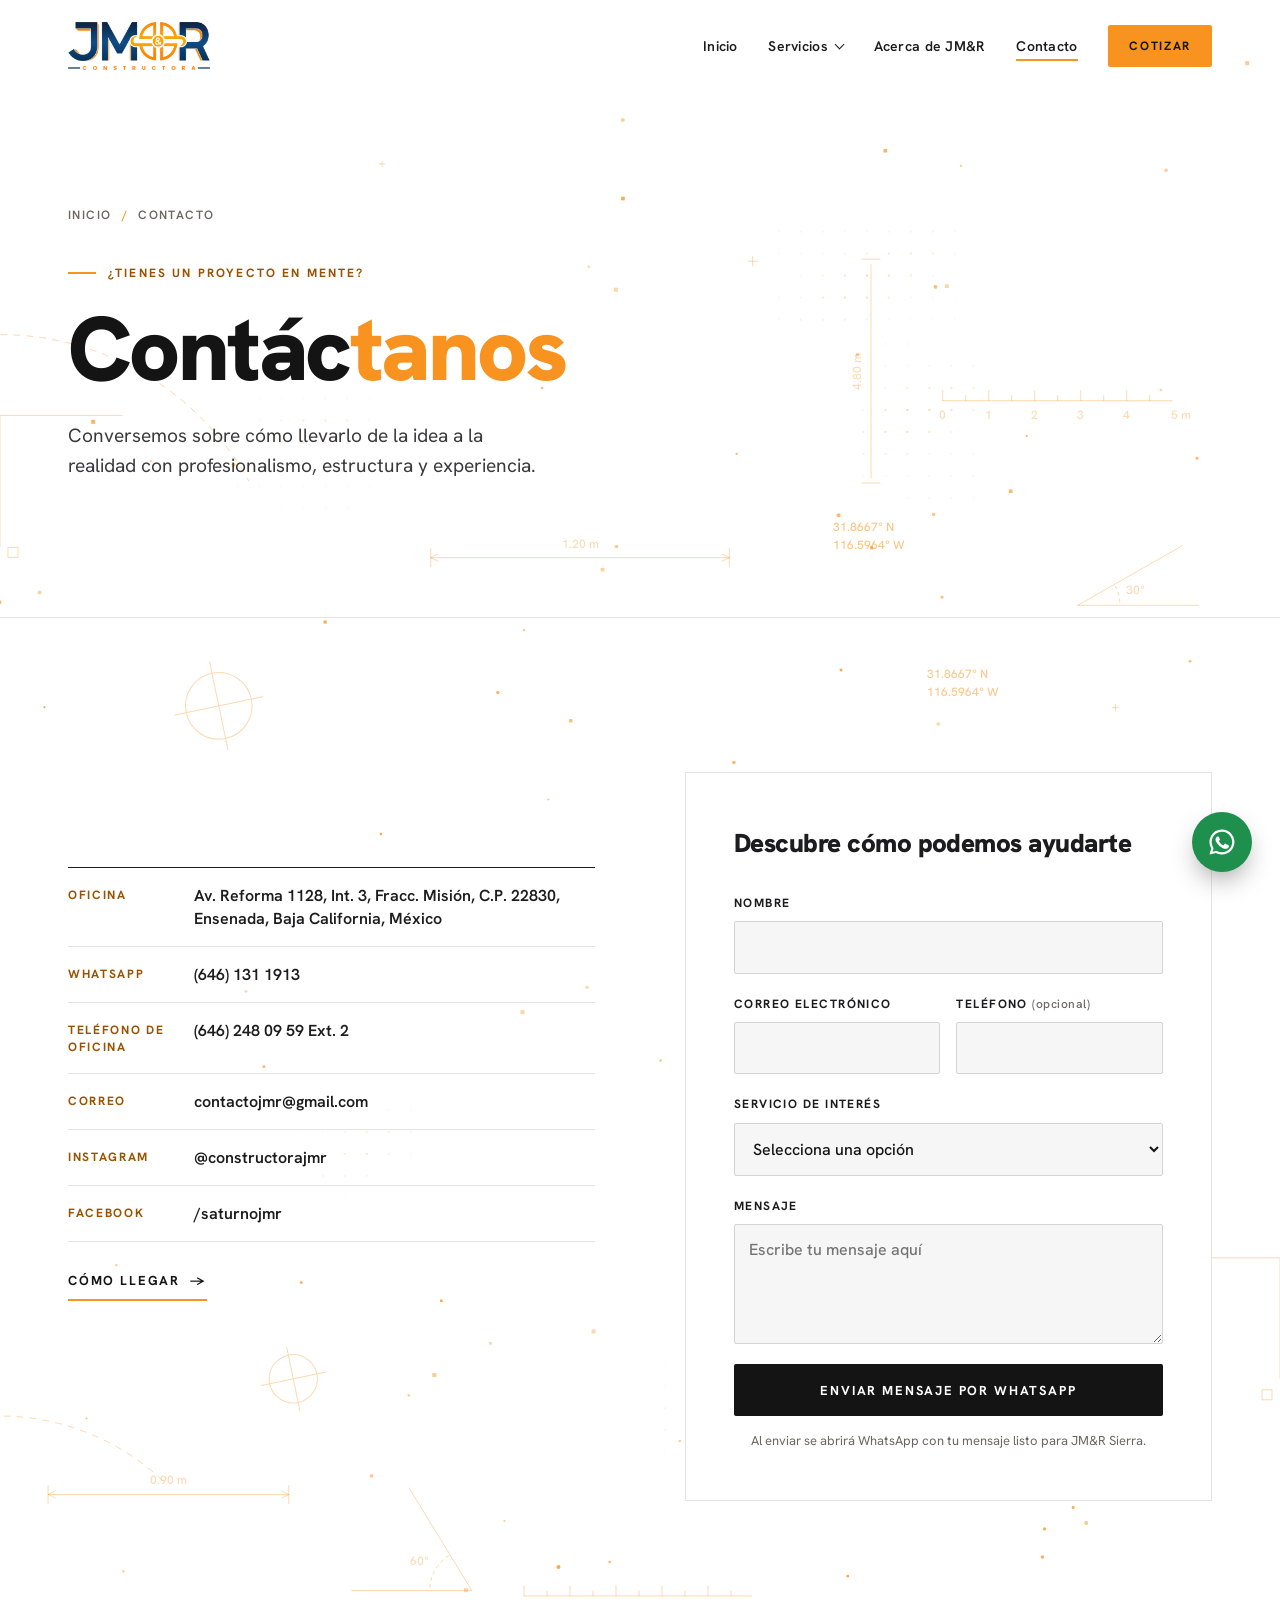
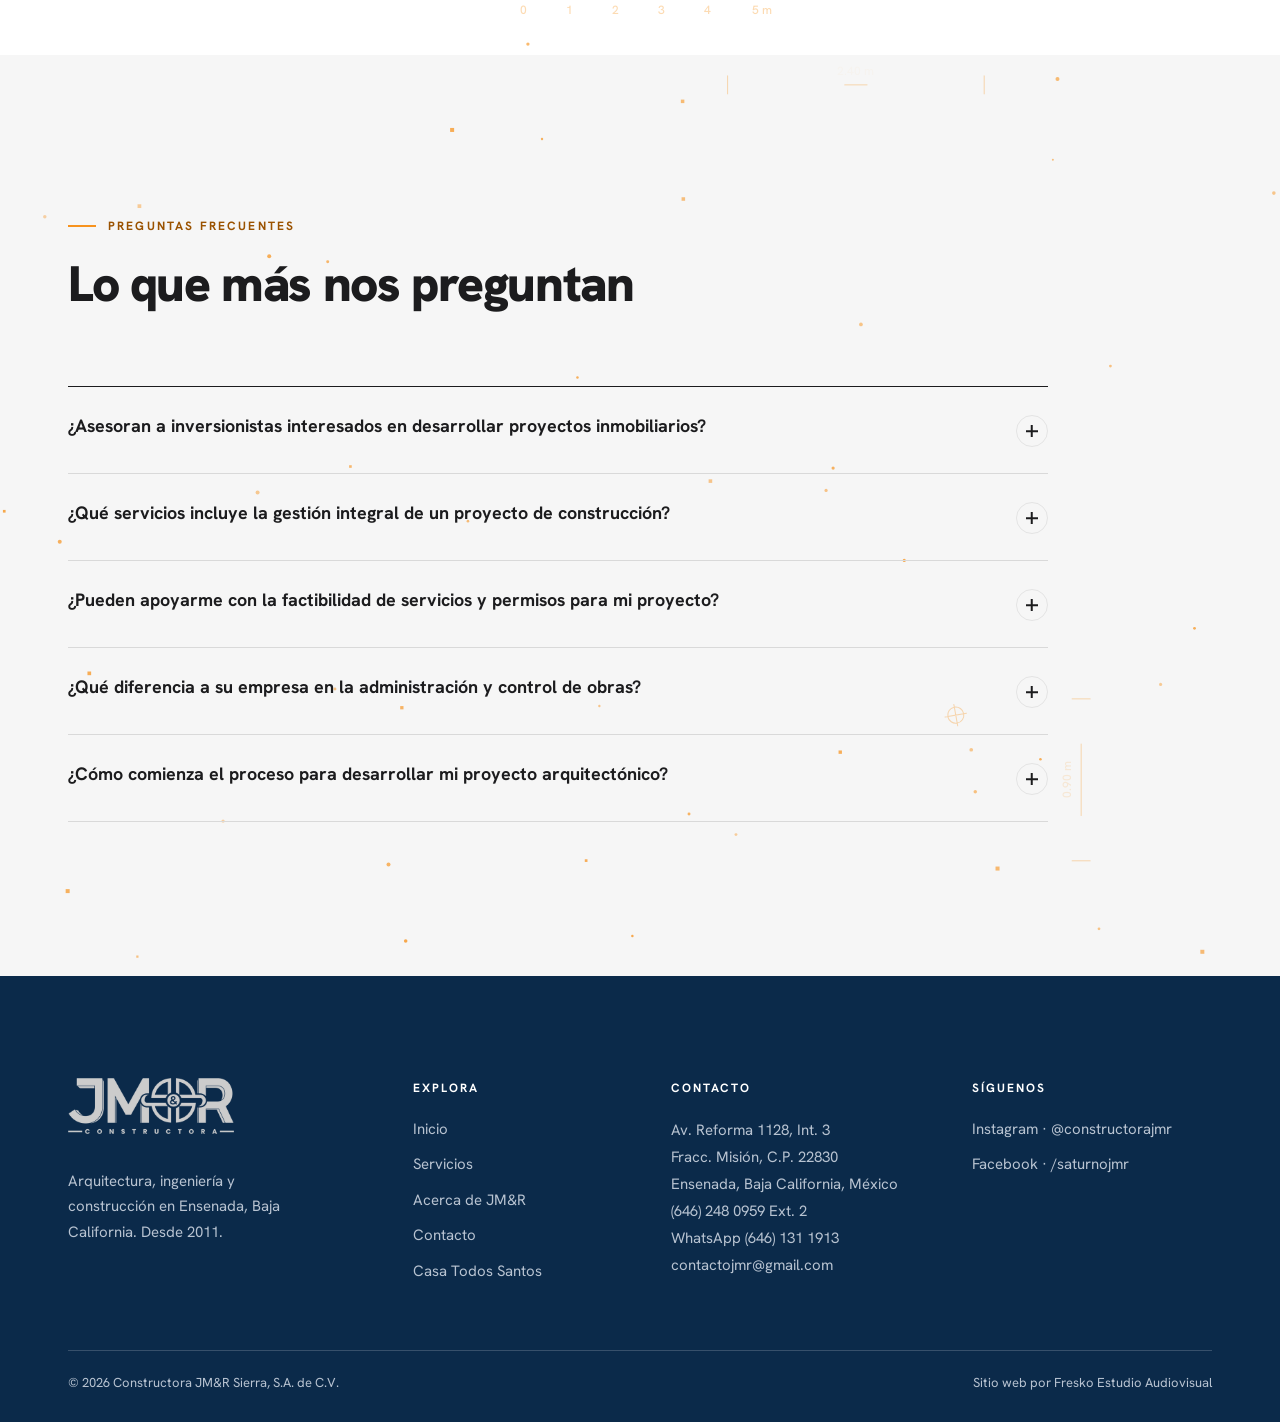
<file: contacto.html>
<!doctype html>
<html lang="es-MX">
<head>
<meta charset="utf-8">
<meta name="viewport" content="width=device-width, initial-scale=1">
<title>Contacto | Constructora JM&amp;R Sierra</title>
<meta name="description" content="Contacta a Constructora JM&amp;R Sierra en Ensenada: WhatsApp (646) 131 1913, oficina (646) 248 0959 Ext. 2, contactojmr@gmail.com. Av. Reforma 1128, Fracc. Misión.">
<link rel="canonical" href="https://constructorajmr.com/contacto/">
<meta name="theme-color" content="#FFFFFF">
<link rel="icon" type="image/png" href="jmr-logo-principal.png">

<meta property="og:type" content="website">
<meta property="og:locale" content="es_MX">
<meta property="og:site_name" content="Constructora JM&amp;R Sierra">
<meta property="og:title" content="Contacto | Constructora JM&amp;R Sierra">
<meta property="og:description" content="Contacta a Constructora JM&amp;R Sierra en Ensenada: WhatsApp (646) 131 1913, oficina (646) 248 0959 Ext. 2, contactojmr@gmail.com. Av. Reforma 1128, Fracc. Misión.">
<meta property="og:url" content="https://constructorajmr.com/contacto/">
<meta property="og:image" content="https://constructorajmr.com/wp-content/uploads/obra-torre-costa-2000.webp">
<meta name="twitter:card" content="summary_large_image">

<link rel="preconnect" href="https://fonts.googleapis.com">
<link rel="preconnect" href="https://fonts.gstatic.com" crossorigin>
<link href="https://fonts.googleapis.com/css2?family=Anton&family=Hanken+Grotesk:wght@400;500;700;900&display=swap" rel="stylesheet">
<link rel="stylesheet" href="styles.css">
<script>document.documentElement.classList.add('js')</script>

<script type="application/ld+json">
{
  "@context": "https://schema.org",
  "@type": "GeneralContractor",
  "@id": "https://constructorajmr.com/#empresa",
  "name": "Constructora JM&R Sierra",
  "legalName": "Constructora JM&R Sierra, S.A. de C.V.",
  "alternateName": "JM&R Sierra",
  "url": "https://constructorajmr.com/",
  "logo": "https://constructorajmr.com/wp-content/uploads/jmr-logo-principal.png",
  "email": "contactojmr@gmail.com",
  "telephone": "+52-646-248-0959",
  "foundingDate": "2011",
  "address": {
    "@type": "PostalAddress",
    "streetAddress": "Av. Reforma 1128, Int. 3, Fracc. Misión",
    "addressLocality": "Ensenada",
    "addressRegion": "Baja California",
    "postalCode": "22830",
    "addressCountry": "MX"
  },
  "areaServed": [{"@type": "City", "name": "Ensenada"}, {"@type": "State", "name": "Baja California"}],
  "contactPoint": [
    {"@type": "ContactPoint", "contactType": "customer service", "telephone": "+52-646-131-1913", "availableLanguage": "es"},
    {"@type": "ContactPoint", "contactType": "sales", "telephone": "+52-646-248-0959", "availableLanguage": "es"}
  ],
  "sameAs": ["https://www.instagram.com/constructorajmr/", "https://www.facebook.com/saturnojmr"],
  "knowsAbout": ["Arquitectura", "Ingeniería", "Proyecto ejecutivo", "Factibilidad de servicios", "Edificación", "Urbanización", "Construcción", "Administración y control de obras", "Asesoría en proyectos de inversión"]
}
</script>
<script type="application/ld+json">
{
 "@context": "https://schema.org",
 "@type": "FAQPage",
 "mainEntity": [
  {
   "@type": "Question",
   "name": "¿Asesoran a inversionistas interesados en desarrollar proyectos inmobiliarios?",
   "acceptedAnswer": {
    "@type": "Answer",
    "text": "Sí, ofrecemos asesoría especializada para inversionistas, brindando modelos de negocio, proyecciones de costos y utilidad, y estrategias para garantizar el retorno de inversión en proyectos como viviendas, plazas comerciales o naves industriales."
   }
  },
  {
   "@type": "Question",
   "name": "¿Qué servicios incluye la gestión integral de un proyecto de construcción?",
   "acceptedAnswer": {
    "@type": "Answer",
    "text": "Ofrecemos un servicio completo que abarca arquitectura, ingeniería, ejecución de obra, urbanización, administración y control, así como asesoría en inversiones inmobiliarias. Nos encargamos desde la planeación técnica hasta la supervisión diaria en sitio para garantizar calidad y cumplimiento."
   }
  },
  {
   "@type": "Question",
   "name": "¿Pueden apoyarme con la factibilidad de servicios y permisos para mi proyecto?",
   "acceptedAnswer": {
    "@type": "Answer",
    "text": "Sí, contamos con especialistas que gestionan la viabilidad técnica y regulatoria ante organismos gubernamentales y privados, asegurando que tu proyecto cumpla con normativas locales y estatales."
   }
  },
  {
   "@type": "Question",
   "name": "¿Qué diferencia a su empresa en la administración y control de obras?",
   "acceptedAnswer": {
    "@type": "Answer",
    "text": "Nos destacamos por un control riguroso y profesional: reportes periódicos, manejo detallado de recursos, búsqueda de proveedores competitivos y supervisión continua de calidad, lo que asegura que tu inversión se maximice y tu proyecto sea rentable a corto y largo plazo."
   }
  },
  {
   "@type": "Question",
   "name": "¿Cómo comienza el proceso para desarrollar mi proyecto arquitectónico?",
   "acceptedAnswer": {
    "@type": "Answer",
    "text": "Todo inicia con una reunión donde escuchamos tus ideas, sueños y necesidades. A partir de ahí, te acompañamos paso a paso desde el primer boceto hasta el proyecto ejecutivo, combinando tecnología avanzada y métodos tradicionales para materializar tu visión."
   }
  }
 ]
}
</script>
</head>
<body class="page-contacto">
<a class="skip" href="#contenido">Saltar al contenido</a>

<!-- ============ HEADER ============ -->
<header class="site-header" data-header>
  <div class="wrap header-inner">
    <a class="brand" href="index.html" aria-label="Constructora JM&amp;R Sierra, inicio">
      <img class="logo logo-on-light" src="jmr-logo-principal.webp" width="480" height="162" alt="">
      <img class="logo logo-on-dark" src="jmr-logo-gris-claro.webp" width="480" height="162" alt="" aria-hidden="true">
    </a>
    <nav class="nav" aria-label="Principal">
      <button class="nav-toggle" aria-expanded="false" aria-controls="menu" data-nav-toggle>
        <span class="sr-only">Abrir menú</span><span class="bars" aria-hidden="true"></span>
      </button>
      <ul id="menu" class="menu" data-menu>
        <li><a href="index.html">Inicio</a></li>
        <li class="has-sub">
          <a href="servicios.html">Servicios<span class="sub-caret" aria-hidden="true"></span></a>
          <button class="sub-toggle" type="button" aria-expanded="false" aria-controls="submenu-servicios" data-sub-toggle><span class="sr-only">Mostrar servicios</span><span class="sub-chev" aria-hidden="true"></span></button>
          <ul class="submenu" id="submenu-servicios" aria-label="Servicios">
            <li><a href="servicios.html#arquitectura"><span class="sm-n">01</span>Arquitectura</a></li>
            <li><a href="servicios.html#ingenieria"><span class="sm-n">02</span>Ingeniería</a></li>
            <li><a href="servicios.html#proyecto-ejecutivo"><span class="sm-n">03</span>Proyecto ejecutivo</a></li>
            <li><a href="servicios.html#edificacion"><span class="sm-n">04</span>Edificación</a></li>
            <li><a href="servicios.html#urbanizacion"><span class="sm-n">05</span>Urbanización</a></li>
            <li><a href="servicios.html#factibilidad"><span class="sm-n">06</span>Factibilidad de servicios</a></li>
            <li><a href="servicios.html#construccion"><span class="sm-n">07</span>Construcción</a></li>
            <li><a href="servicios.html#administracion"><span class="sm-n">08</span>Administración y control de obras</a></li>
            <li><a href="servicios.html#asesoria-inversion"><span class="sm-n">09</span>Asesoría en proyectos de inversión</a></li>
          </ul>
        </li>
        <li><a href="nosotros.html">Acerca de JM&amp;R</a></li>
        <li><a href="contacto.html" aria-current="page">Contacto</a></li>
        <li class="menu-cta"><a class="btn btn-sm btn-orange" href="https://wa.me/526461311913?text=Hola%2C%20quiero%20cotizar%20un%20proyecto%20con%20JM%26R%20Sierra." target="_blank" rel="noopener">Cotizar</a></li>
      </ul>
    </nav>
  </div>
</header>

<main id="contenido">

<!-- ============ PORTADA ============ -->
<section class="page-hero has-tech" aria-labelledby="page-title">
  <canvas class="tech" data-tech aria-hidden="true"></canvas>
  <div class="wrap">
    <nav class="crumbs" aria-label="Ruta"><a href="index.html">Inicio</a><span aria-hidden="true">/</span><span>Contacto</span></nav>
    <p class="eyebrow">¿Tienes un proyecto en mente?</p>
    <h1 id="page-title" class="display page-title">Contác<span>tanos</span></h1>
    <p class="page-lead">Conversemos sobre cómo llevarlo de la idea a la realidad con profesionalismo, estructura y experiencia.</p>
  </div>
</section>

<!-- ============ DATOS Y FORMULARIO ============ -->
<section class="section contact-page has-tech" aria-labelledby="data-title">
  <canvas class="tech" data-tech aria-hidden="true"></canvas>
  <div class="wrap contact-grid">
    <div class="contact-copy">
      <h2 id="data-title" class="display h2 reveal">Datos de contacto</h2>
      <ul class="contact-data reveal">
        <li><span class="cd-label">Oficina</span><span>Av. Reforma 1128, Int. 3, Fracc. Misión, C.P. 22830, Ensenada, Baja California, México</span></li>
        <li><span class="cd-label">WhatsApp</span><a href="https://wa.me/526461311913" target="_blank" rel="noopener">(646) 131 1913</a></li>
        <li><span class="cd-label">Teléfono de oficina</span><a href="tel:+526462480959">(646) 248 09 59 Ext. 2</a></li>
        <li><span class="cd-label">Correo</span><a href="mailto:contactojmr@gmail.com">contactojmr@gmail.com</a></li>
        <li><span class="cd-label">Instagram</span><a href="https://www.instagram.com/constructorajmr/" target="_blank" rel="noopener">@constructorajmr</a></li>
        <li><span class="cd-label">Facebook</span><a href="https://www.facebook.com/saturnojmr" target="_blank" rel="noopener">/saturnojmr</a></li>
      </ul>
      <a class="link-arrow map-link reveal" href="https://www.google.com/maps/search/?api=1&amp;query=Av.+Reforma+1128+Int.+3+Fracc.+Misi%C3%B3n+22830+Ensenada+Baja+California" target="_blank" rel="noopener">Cómo llegar <span aria-hidden="true">→</span></a>
    </div>
    <form class="form reveal" data-form novalidate aria-describedby="form-note">
      <h3 class="form-title">Descubre cómo podemos ayudarte</h3>
      <div class="field">
        <label for="f-nombre">Nombre</label>
        <input id="f-nombre" name="nombre" type="text" autocomplete="name" required>
      </div>
      <div class="field-row">
        <div class="field">
          <label for="f-correo">Correo electrónico</label>
          <input id="f-correo" name="correo" type="email" autocomplete="email" required>
        </div>
        <div class="field">
          <label for="f-tel">Teléfono <span class="opt">(opcional)</span></label>
          <input id="f-tel" name="telefono" type="tel" autocomplete="tel">
        </div>
      </div>
      <div class="field">
        <label for="f-servicio">Servicio de interés</label>
        <select id="f-servicio" name="servicio">
          <option value="">Selecciona una opción</option>
          <option>Arquitectura</option><option>Ingeniería</option><option>Proyecto ejecutivo</option>
          <option>Edificación</option><option>Urbanización</option><option>Factibilidad de servicios</option>
          <option>Construcción</option><option>Administración y control de obras</option><option>Asesoría en proyectos de inversión</option>
        </select>
      </div>
      <div class="field">
        <label for="f-mensaje">Mensaje</label>
        <textarea id="f-mensaje" name="mensaje" rows="4" required placeholder="Escribe tu mensaje aquí"></textarea>
      </div>
      <p class="form-error" role="alert" data-form-error hidden>Revisa tu nombre, un correo válido y tu mensaje.</p>
      <button class="btn btn-dark btn-block" type="submit">Enviar mensaje por WhatsApp</button>
      <p id="form-note" class="form-note">Al enviar se abrirá WhatsApp con tu mensaje listo para JM&amp;R Sierra.</p>
    </form>

  </div>
</section>

<!-- ============ PREGUNTAS FRECUENTES ============ -->
<section class="section faq has-tech" aria-labelledby="faq-title">
  <canvas class="tech" data-tech aria-hidden="true"></canvas>
  <div class="wrap">
    <div class="section-head">
      <p class="eyebrow reveal">Preguntas frecuentes</p>
      <h2 id="faq-title" class="display h2 reveal">Lo que más nos preguntan</h2>
    </div>
    <div class="faq-list">
      <details class="faq-item reveal">
        <summary>¿Asesoran a inversionistas interesados en desarrollar proyectos inmobiliarios?<span class="svc-plus" aria-hidden="true"></span></summary>
        <p>Sí, ofrecemos asesoría especializada para inversionistas, brindando modelos de negocio, proyecciones de costos y utilidad, y estrategias para garantizar el retorno de inversión en proyectos como viviendas, plazas comerciales o naves industriales.</p>
      </details>
      <details class="faq-item reveal">
        <summary>¿Qué servicios incluye la gestión integral de un proyecto de construcción?<span class="svc-plus" aria-hidden="true"></span></summary>
        <p>Ofrecemos un servicio completo que abarca arquitectura, ingeniería, ejecución de obra, urbanización, administración y control, así como asesoría en inversiones inmobiliarias. Nos encargamos desde la planeación técnica hasta la supervisión diaria en sitio para garantizar calidad y cumplimiento.</p>
      </details>
      <details class="faq-item reveal">
        <summary>¿Pueden apoyarme con la factibilidad de servicios y permisos para mi proyecto?<span class="svc-plus" aria-hidden="true"></span></summary>
        <p>Sí, contamos con especialistas que gestionan la viabilidad técnica y regulatoria ante organismos gubernamentales y privados, asegurando que tu proyecto cumpla con normativas locales y estatales.</p>
      </details>
      <details class="faq-item reveal">
        <summary>¿Qué diferencia a su empresa en la administración y control de obras?<span class="svc-plus" aria-hidden="true"></span></summary>
        <p>Nos destacamos por un control riguroso y profesional: reportes periódicos, manejo detallado de recursos, búsqueda de proveedores competitivos y supervisión continua de calidad, lo que asegura que tu inversión se maximice y tu proyecto sea rentable a corto y largo plazo.</p>
      </details>
      <details class="faq-item reveal">
        <summary>¿Cómo comienza el proceso para desarrollar mi proyecto arquitectónico?<span class="svc-plus" aria-hidden="true"></span></summary>
        <p>Todo inicia con una reunión donde escuchamos tus ideas, sueños y necesidades. A partir de ahí, te acompañamos paso a paso desde el primer boceto hasta el proyecto ejecutivo, combinando tecnología avanzada y métodos tradicionales para materializar tu visión.</p>
      </details>
    </div>
  </div>
</section>

</main>

<!-- ============ FOOTER ============ -->
<footer class="footer">
  <div class="wrap footer-grid">
    <div class="footer-brand">
      <a class="brand brand-light" href="index.html" aria-label="Constructora JM&amp;R Sierra, inicio">
        <img class="logo" src="jmr-logo-gris-claro.webp" width="480" height="162" alt="" loading="lazy">
      </a>
      <p>Arquitectura, ingeniería y construcción en Ensenada, Baja California. Desde 2011.</p>
    </div>
    <nav aria-label="Pie de página">
      <h2 class="footer-h">Explora</h2>
      <ul>
        <li><a href="index.html">Inicio</a></li>
        <li><a href="servicios.html">Servicios</a></li>
        <li><a href="nosotros.html">Acerca de JM&amp;R</a></li>
        <li><a href="contacto.html">Contacto</a></li>
        <li><a href="index.html#proyecto">Casa Todos Santos</a></li>
      </ul>
    </nav>
    <div>
      <h2 class="footer-h">Contacto</h2>
      <address>
        Av. Reforma 1128, Int. 3<br>Fracc. Misión, C.P. 22830<br>Ensenada, Baja California, México<br>
        <a href="tel:+526462480959">(646) 248 0959 Ext. 2</a><br>
        <a href="https://wa.me/526461311913" target="_blank" rel="noopener">WhatsApp (646) 131 1913</a><br>
        <a href="mailto:contactojmr@gmail.com">contactojmr@gmail.com</a>
      </address>
    </div>
    <div>
      <h2 class="footer-h">Síguenos</h2>
      <ul>
        <li><a href="https://www.instagram.com/constructorajmr/" target="_blank" rel="noopener">Instagram · @constructorajmr</a></li>
        <li><a href="https://www.facebook.com/saturnojmr" target="_blank" rel="noopener">Facebook · /saturnojmr</a></li>
      </ul>
    </div>
  </div>
  <div class="wrap footer-legal">
    <p>© <span data-year>2026</span> Constructora JM&amp;R Sierra, S.A. de C.V.</p>
    <p>Sitio web por Fresko Estudio Audiovisual</p>
  </div>
</footer>

<a class="wa-float" href="https://wa.me/526461311913?text=Hola%2C%20me%20interesa%20informaci%C3%B3n%20sobre%20sus%20servicios." target="_blank" rel="noopener" aria-label="Escríbenos por WhatsApp">
  <svg viewBox="0 0 24 24" aria-hidden="true"><path d="M12 2a10 10 0 0 0-8.6 15.1L2 22l5-1.3A10 10 0 1 0 12 2Zm0 18.2a8.2 8.2 0 0 1-4.2-1.1l-.3-.2-3 .8.8-2.9-.2-.3A8.2 8.2 0 1 1 12 20.2Zm4.5-6.1c-.2-.1-1.5-.7-1.7-.8-.2-.1-.4-.1-.6.1l-.8 1c-.1.2-.3.2-.5.1a6.7 6.7 0 0 1-3.3-2.9c-.3-.4.3-.4.7-1.4.1-.2 0-.3 0-.4l-.8-1.8c-.2-.5-.4-.4-.6-.4h-.5a1 1 0 0 0-.7.3 3 3 0 0 0-.9 2.2 5.2 5.2 0 0 0 1.1 2.7 11.8 11.8 0 0 0 4.5 4c1.7.7 2.3.8 3.2.6a2.7 2.7 0 0 0 1.8-1.2 2.2 2.2 0 0 0 .1-1.3c0-.1-.2-.2-.4-.3Z"/></svg>
</a>

<script src="main.js" defer></script>
</body>
</html>
</file>
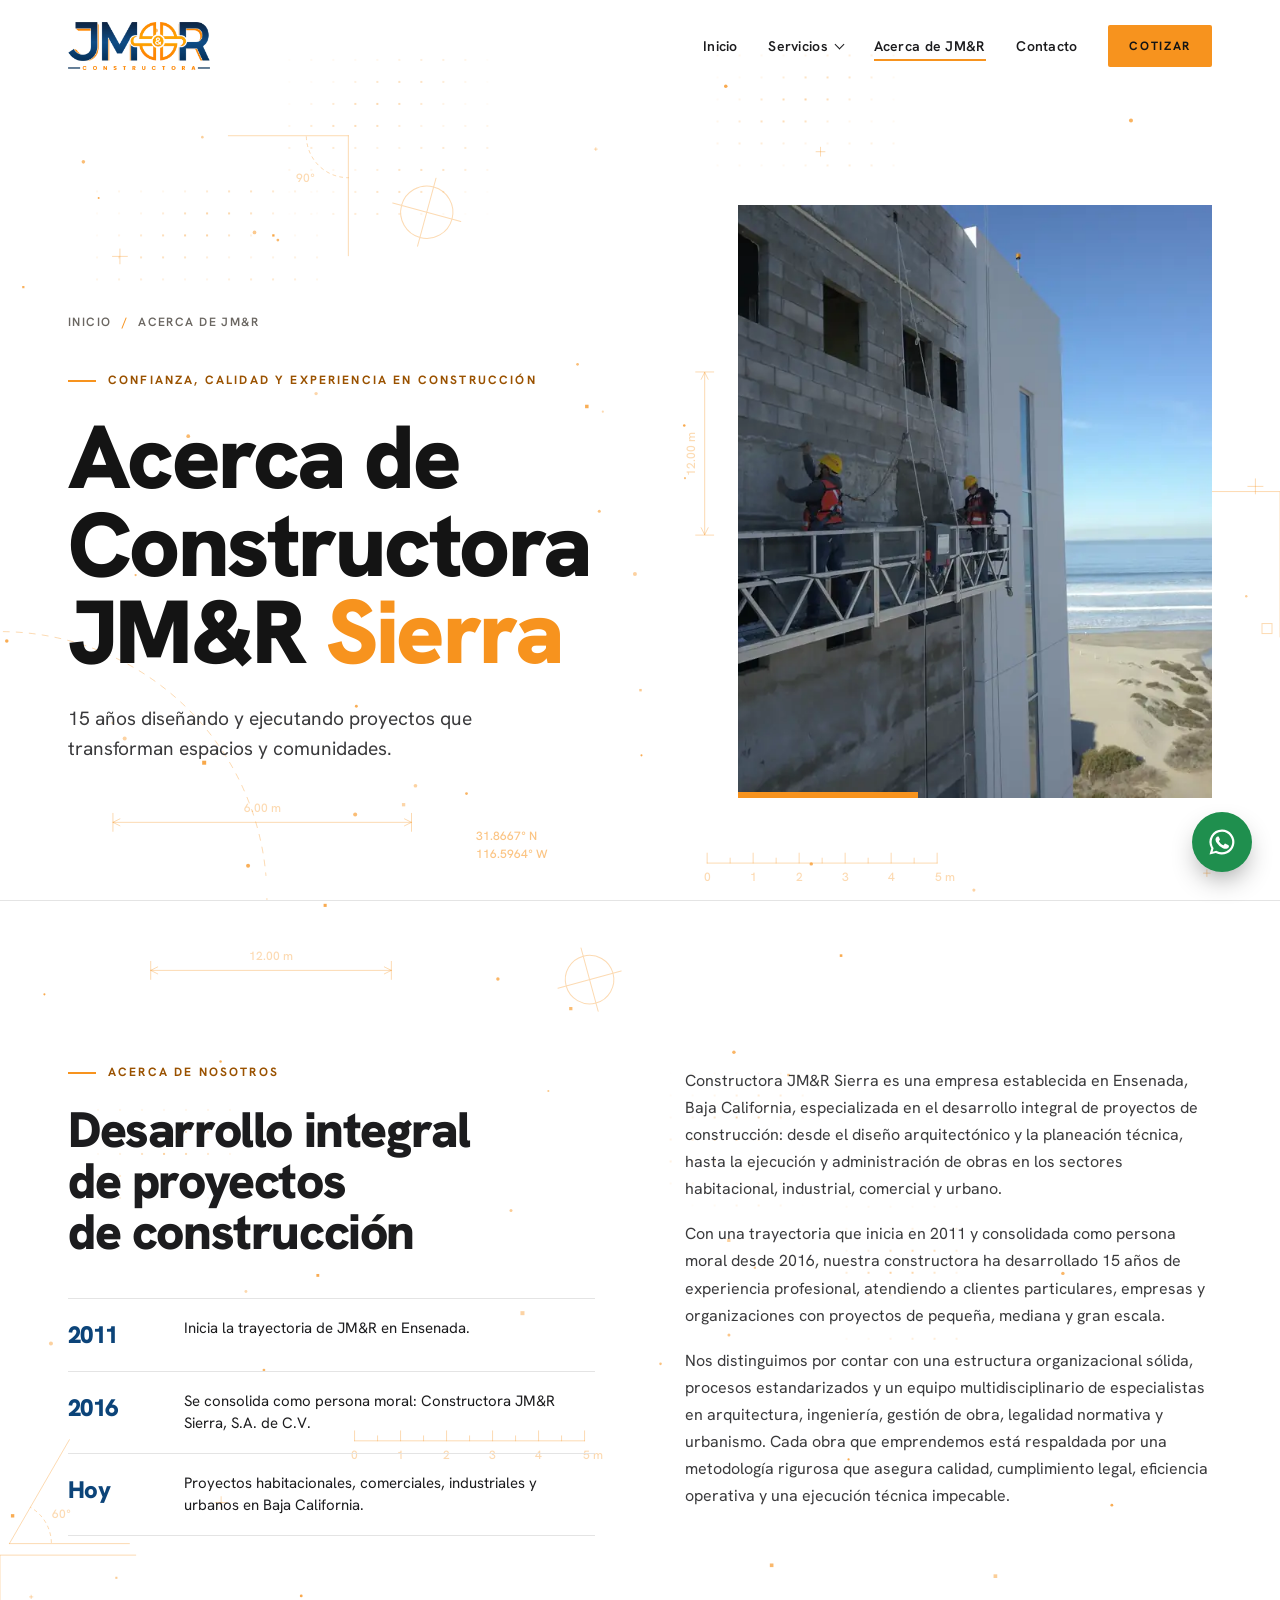
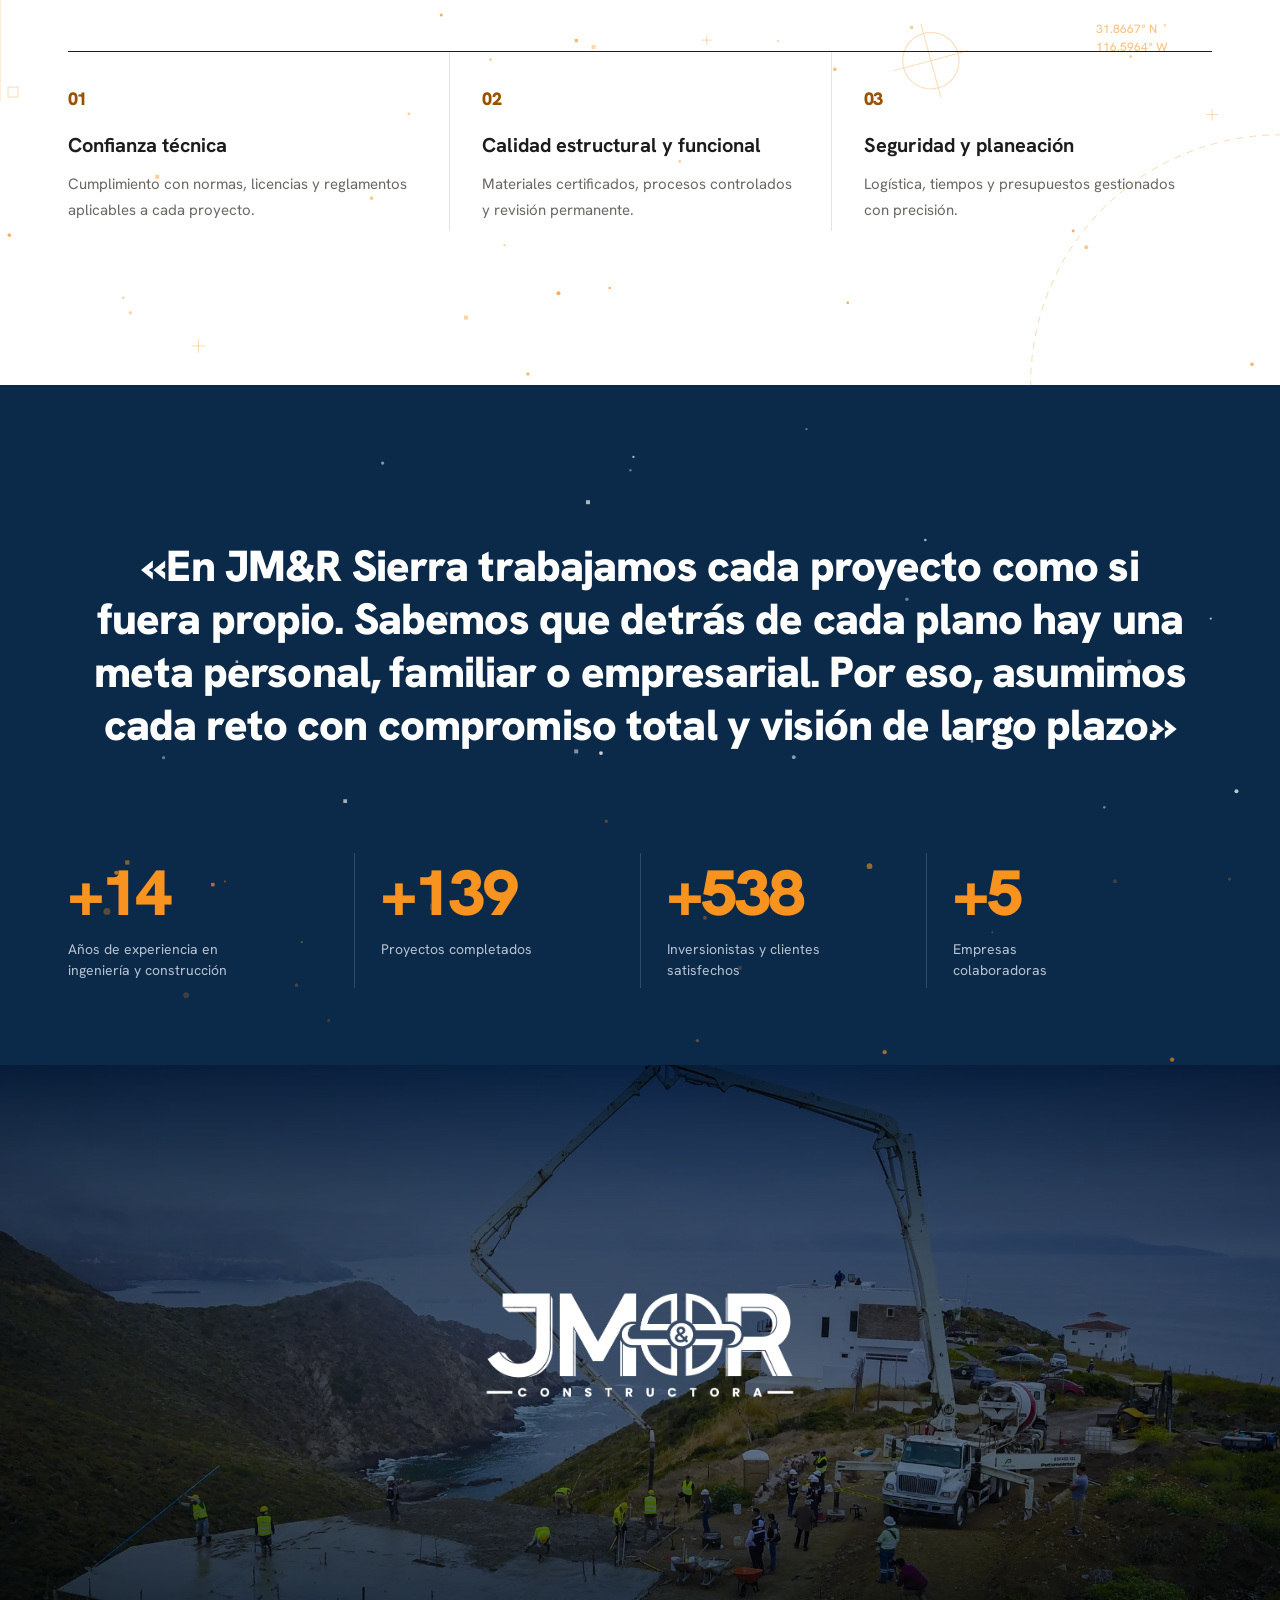
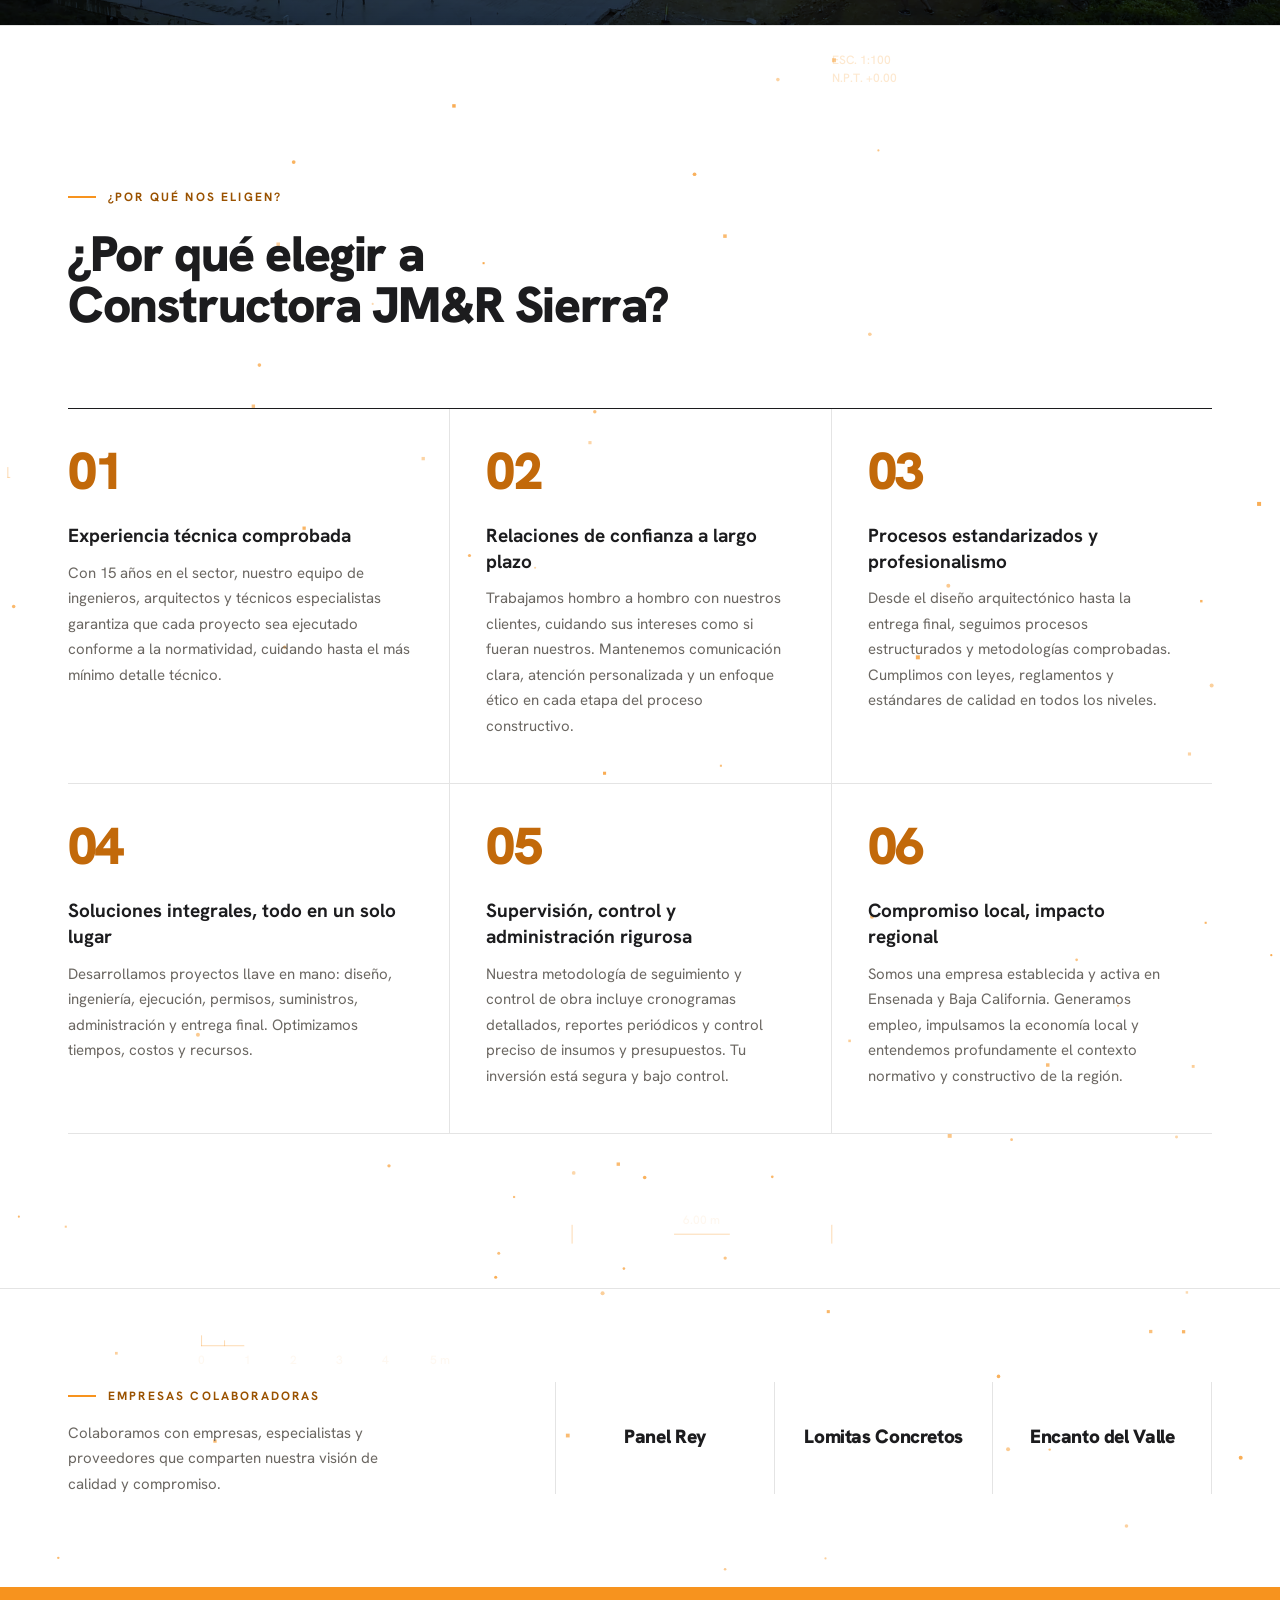
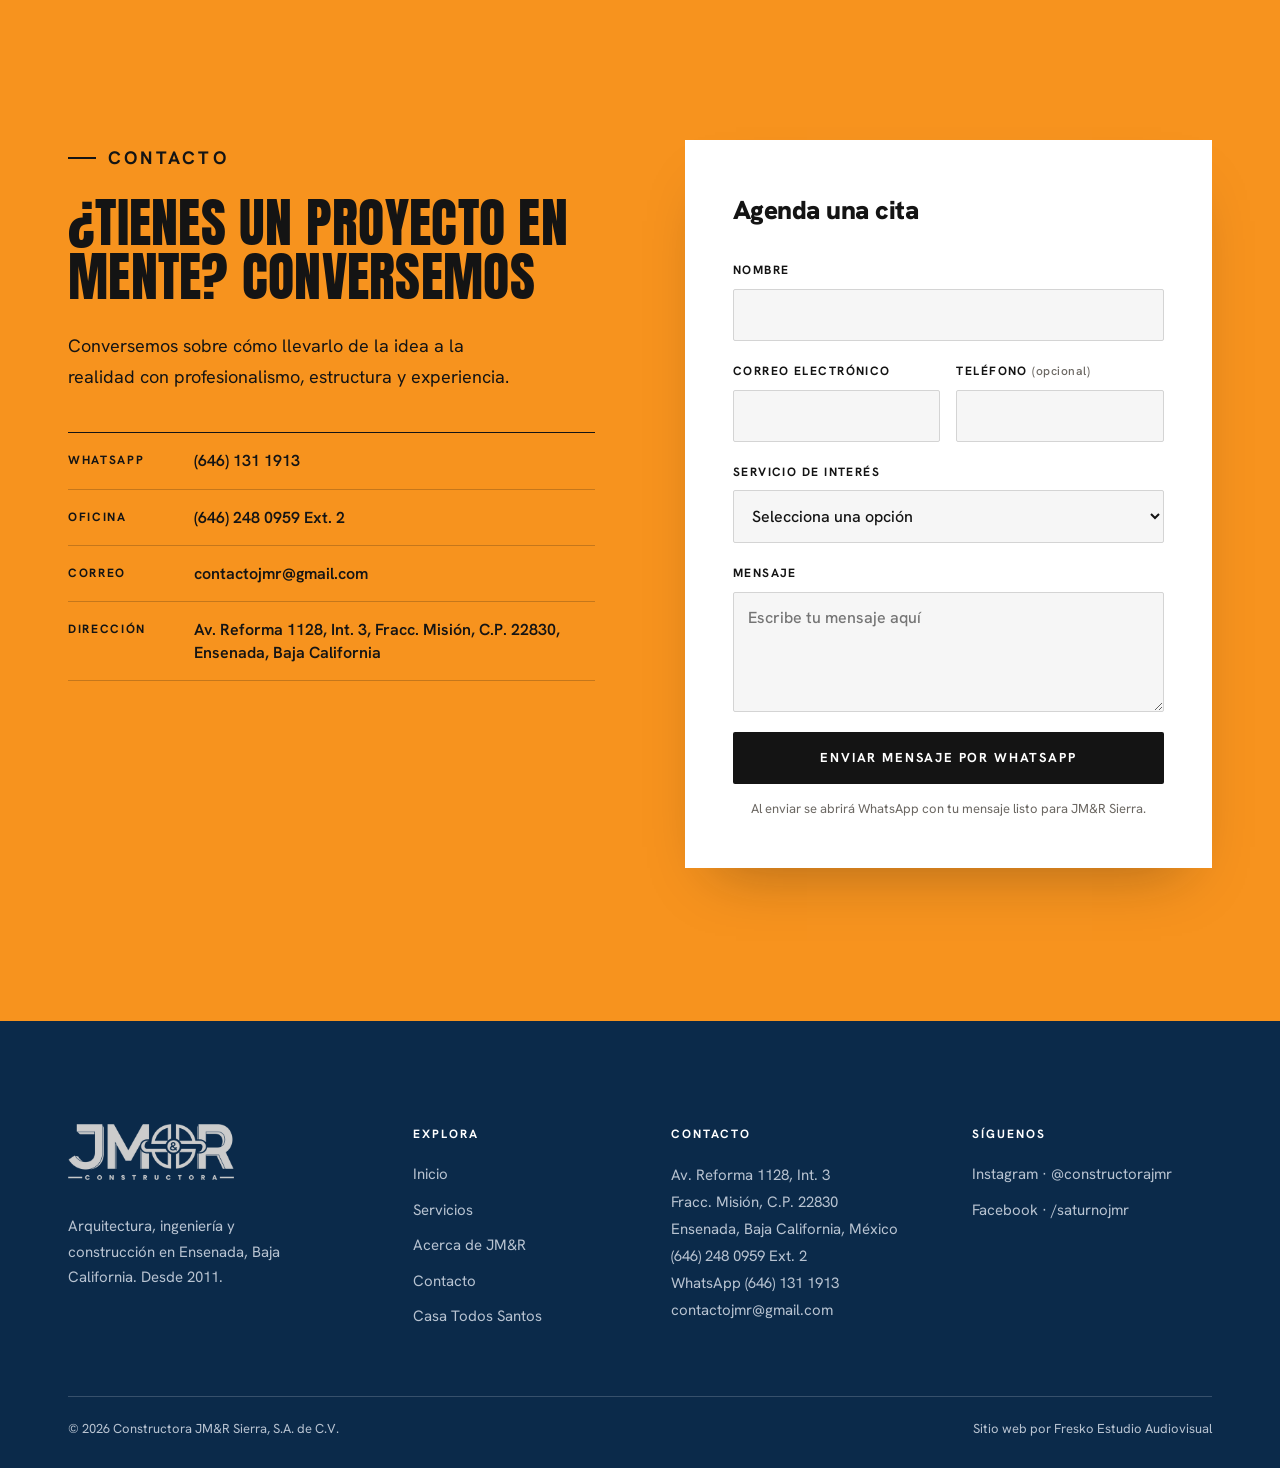
<file: nosotros.html>
<!doctype html>
<html lang="es-MX">
<head>
<meta charset="utf-8">
<meta name="viewport" content="width=device-width, initial-scale=1">
<title>Acerca de JM&amp;R | Constructora JM&amp;R Sierra</title>
<meta name="description" content="Constructora JM&amp;R Sierra: empresa de Ensenada, Baja California, con trayectoria desde 2011 en arquitectura, ingeniería, construcción y administración de obras.">
<link rel="canonical" href="https://constructorajmr.com/about-jmr/">
<meta name="theme-color" content="#FFFFFF">
<link rel="icon" type="image/png" href="jmr-logo-principal.png">

<meta property="og:type" content="website">
<meta property="og:locale" content="es_MX">
<meta property="og:site_name" content="Constructora JM&amp;R Sierra">
<meta property="og:title" content="Acerca de JM&amp;R | Constructora JM&amp;R Sierra">
<meta property="og:description" content="Constructora JM&amp;R Sierra: empresa de Ensenada, Baja California, con trayectoria desde 2011 en arquitectura, ingeniería, construcción y administración de obras.">
<meta property="og:url" content="https://constructorajmr.com/about-jmr/">
<meta property="og:image" content="https://constructorajmr.com/wp-content/uploads/obra-torre-costa-2000.webp">
<meta name="twitter:card" content="summary_large_image">

<link rel="preconnect" href="https://fonts.googleapis.com">
<link rel="preconnect" href="https://fonts.gstatic.com" crossorigin>
<link href="https://fonts.googleapis.com/css2?family=Anton&family=Hanken+Grotesk:wght@400;500;700;900&display=swap" rel="stylesheet">
<link rel="stylesheet" href="styles.css">
<script>document.documentElement.classList.add('js')</script>

<script type="application/ld+json">
{
  "@context": "https://schema.org",
  "@type": "GeneralContractor",
  "@id": "https://constructorajmr.com/#empresa",
  "name": "Constructora JM&R Sierra",
  "legalName": "Constructora JM&R Sierra, S.A. de C.V.",
  "alternateName": "JM&R Sierra",
  "url": "https://constructorajmr.com/",
  "logo": "https://constructorajmr.com/wp-content/uploads/jmr-logo-principal.png",
  "email": "contactojmr@gmail.com",
  "telephone": "+52-646-248-0959",
  "foundingDate": "2011",
  "address": {
    "@type": "PostalAddress",
    "streetAddress": "Av. Reforma 1128, Int. 3, Fracc. Misión",
    "addressLocality": "Ensenada",
    "addressRegion": "Baja California",
    "postalCode": "22830",
    "addressCountry": "MX"
  },
  "areaServed": [{"@type": "City", "name": "Ensenada"}, {"@type": "State", "name": "Baja California"}],
  "contactPoint": [
    {"@type": "ContactPoint", "contactType": "customer service", "telephone": "+52-646-131-1913", "availableLanguage": "es"},
    {"@type": "ContactPoint", "contactType": "sales", "telephone": "+52-646-248-0959", "availableLanguage": "es"}
  ],
  "sameAs": ["https://www.instagram.com/constructorajmr/", "https://www.facebook.com/saturnojmr"],
  "knowsAbout": ["Arquitectura", "Ingeniería", "Proyecto ejecutivo", "Factibilidad de servicios", "Edificación", "Urbanización", "Construcción", "Administración y control de obras", "Asesoría en proyectos de inversión"]
}
</script>
</head>
<body class="page-nosotros">
<a class="skip" href="#contenido">Saltar al contenido</a>

<!-- ============ HEADER ============ -->
<header class="site-header" data-header>
  <div class="wrap header-inner">
    <a class="brand" href="index.html" aria-label="Constructora JM&amp;R Sierra, inicio">
      <img class="logo logo-on-light" src="jmr-logo-principal.webp" width="480" height="162" alt="">
      <img class="logo logo-on-dark" src="jmr-logo-gris-claro.webp" width="480" height="162" alt="" aria-hidden="true">
    </a>
    <nav class="nav" aria-label="Principal">
      <button class="nav-toggle" aria-expanded="false" aria-controls="menu" data-nav-toggle>
        <span class="sr-only">Abrir menú</span><span class="bars" aria-hidden="true"></span>
      </button>
      <ul id="menu" class="menu" data-menu>
        <li><a href="index.html">Inicio</a></li>
        <li class="has-sub">
          <a href="servicios.html">Servicios<span class="sub-caret" aria-hidden="true"></span></a>
          <button class="sub-toggle" type="button" aria-expanded="false" aria-controls="submenu-servicios" data-sub-toggle><span class="sr-only">Mostrar servicios</span><span class="sub-chev" aria-hidden="true"></span></button>
          <ul class="submenu" id="submenu-servicios" aria-label="Servicios">
            <li><a href="servicios.html#arquitectura"><span class="sm-n">01</span>Arquitectura</a></li>
            <li><a href="servicios.html#ingenieria"><span class="sm-n">02</span>Ingeniería</a></li>
            <li><a href="servicios.html#proyecto-ejecutivo"><span class="sm-n">03</span>Proyecto ejecutivo</a></li>
            <li><a href="servicios.html#edificacion"><span class="sm-n">04</span>Edificación</a></li>
            <li><a href="servicios.html#urbanizacion"><span class="sm-n">05</span>Urbanización</a></li>
            <li><a href="servicios.html#factibilidad"><span class="sm-n">06</span>Factibilidad de servicios</a></li>
            <li><a href="servicios.html#construccion"><span class="sm-n">07</span>Construcción</a></li>
            <li><a href="servicios.html#administracion"><span class="sm-n">08</span>Administración y control de obras</a></li>
            <li><a href="servicios.html#asesoria-inversion"><span class="sm-n">09</span>Asesoría en proyectos de inversión</a></li>
          </ul>
        </li>
        <li><a href="nosotros.html" aria-current="page">Acerca de JM&amp;R</a></li>
        <li><a href="contacto.html">Contacto</a></li>
        <li class="menu-cta"><a class="btn btn-sm btn-orange" href="https://wa.me/526461311913?text=Hola%2C%20quiero%20cotizar%20un%20proyecto%20con%20JM%26R%20Sierra." target="_blank" rel="noopener">Cotizar</a></li>
      </ul>
    </nav>
  </div>
</header>

<main id="contenido">

<!-- ============ PORTADA ============ -->
<section class="page-hero has-tech" aria-labelledby="page-title">
  <canvas class="tech" data-tech aria-hidden="true"></canvas>
  <div class="wrap page-hero-grid">
    <div>
      <nav class="crumbs" aria-label="Ruta"><a href="index.html">Inicio</a><span aria-hidden="true">/</span><span>Acerca de JM&amp;R</span></nav>
      <p class="eyebrow">Confianza, calidad y experiencia en construcción</p>
      <h1 id="page-title" class="display page-title">Acerca de Constructora JM&amp;R <span>Sierra</span></h1>
      <p class="page-lead">15 años diseñando y ejecutando proyectos que transforman espacios y comunidades.</p>
    </div>
    <figure class="page-hero-figure">
      <img src="obra-fachada-plataforma-1000.webp"
           srcset="obra-fachada-plataforma-1000.webp 1000w, obra-fachada-plataforma-2000.webp 2000w"
           sizes="(min-width: 860px) 40vw, 100vw" width="1000" height="750" fetchpriority="high"
           alt="Dos trabajadores con casco y arnés trabajan sobre una plataforma suspendida en la fachada de un edificio frente al mar">
    </figure>
  </div>
</section>

<!-- ============ ACERCA DE NOSOTROS ============ -->
<section class="section about has-tech" aria-labelledby="about-title">
  <canvas class="tech" data-tech aria-hidden="true"></canvas>
  <div class="wrap">
    <div class="about-grid">
      <div>
        <p class="eyebrow reveal">Acerca de nosotros</p>
        <h2 id="about-title" class="display h2 reveal">Desarrollo integral de proyectos de construcción</h2>
        <ol class="timeline reveal" aria-label="Trayectoria">
          <li><span class="tl-year">2011</span><span>Inicia la trayectoria de JM&amp;R en Ensenada.</span></li>
          <li><span class="tl-year">2016</span><span>Se consolida como persona moral: Constructora JM&amp;R Sierra, S.A. de C.V.</span></li>
          <li><span class="tl-year">Hoy</span><span>Proyectos habitacionales, comerciales, industriales y urbanos en Baja California.</span></li>
        </ol>
      </div>
      <div class="about-copy">
        <p class="reveal">Constructora JM&amp;R Sierra es una empresa establecida en Ensenada, Baja California, especializada en el desarrollo integral de proyectos de construcción: desde el diseño arquitectónico y la planeación técnica, hasta la ejecución y administración de obras en los sectores habitacional, industrial, comercial y urbano.</p>
        <p class="reveal">Con una trayectoria que inicia en 2011 y consolidada como persona moral desde 2016, nuestra constructora ha desarrollado 15 años de experiencia profesional, atendiendo a clientes particulares, empresas y organizaciones con proyectos de pequeña, mediana y gran escala.</p>
        <p class="reveal">Nos distinguimos por contar con una estructura organizacional sólida, procesos estandarizados y un equipo multidisciplinario de especialistas en arquitectura, ingeniería, gestión de obra, legalidad normativa y urbanismo. Cada obra que emprendemos está respaldada por una metodología rigurosa que asegura calidad, cumplimiento legal, eficiencia operativa y una ejecución técnica impecable.</p>
      </div>
    </div>
    <div class="pillars">
      <article class="pillar reveal">
        <span class="pillar-n">01</span>
        <h3>Confianza técnica</h3>
        <p>Cumplimiento con normas, licencias y reglamentos aplicables a cada proyecto.</p>
      </article>
      <article class="pillar reveal">
        <span class="pillar-n">02</span>
        <h3>Calidad estructural y funcional</h3>
        <p>Materiales certificados, procesos controlados y revisión permanente.</p>
      </article>
      <article class="pillar reveal">
        <span class="pillar-n">03</span>
        <h3>Seguridad y planeación</h3>
        <p>Logística, tiempos y presupuestos gestionados con precisión.</p>
      </article>
    </div>

  </div>
</section>

<!-- ============ FRASE ============ -->
<section class="statement-sec has-tech" aria-label="Nuestro compromiso">
  <canvas class="tech" data-tech data-tech-color="255,255,255" aria-hidden="true"></canvas>
  <div class="wrap">
    <blockquote class="statement-paint" data-paint>
      <p>«En JM&amp;R Sierra trabajamos cada proyecto como si fuera propio. Sabemos que detrás de cada plano hay una meta personal, familiar o empresarial. Por eso, asumimos cada reto con compromiso total y visión de largo plazo.»</p>
    </blockquote>
  </div>
</section>

<!-- ============ CIFRAS ============ -->
<section class="stats stats-4 stats-joined" aria-label="JM&amp;R Sierra en cifras">
  <canvas class="particles" data-particles aria-hidden="true"></canvas>
  <div class="wrap">
    <ul class="stats-grid">
      <li class="stat reveal"><span class="stat-num">+<span data-count="15">15</span></span><span class="stat-label">Años de experiencia en ingeniería y construcción</span></li>
      <li class="stat reveal"><span class="stat-num">+<span data-count="150">150</span></span><span class="stat-label">Proyectos completados</span></li>
      <li class="stat reveal"><span class="stat-num">+<span data-count="580">580</span></span><span class="stat-label">Inversionistas y clientes satisfechos</span></li>
      <li class="stat reveal"><span class="stat-num">+<span data-count="5">5</span></span><span class="stat-label">Empresas colaboradoras</span></li>
    </ul>
  </div>
</section>

<div class="photo-strip strip-navy" aria-hidden="true"><div data-parallax="0.16"><img src="obra-colado-losa-acantilado-2000.webp" srcset="obra-colado-losa-acantilado-1000.webp 1000w, obra-colado-losa-acantilado-2000.webp 2000w" sizes="100vw" width="2000" height="1500" loading="lazy" alt=""></div>
  <div class="strip-veil"></div>
  <img class="strip-logo" src="jmr-logo-blanco.webp" width="733" height="248" alt="" loading="lazy" decoding="async">
</div>

<!-- Contenido del brief original (Drive), no publicado en el sitio actual -->
<!-- ============ POR QUÉ ELEGIRNOS ============ -->
<section class="section why has-tech" aria-labelledby="why-title">
  <canvas class="tech" data-tech aria-hidden="true"></canvas>
  <div class="wrap">
    <div class="section-head section-head-split">
      <div class="reveal">
        <p class="eyebrow">¿Por qué nos eligen?</p>
        <h2 id="why-title" class="display h2">¿Por qué elegir a Constructora JM&amp;R Sierra?</h2>
      </div>
      <p class="lead reveal">Experiencia, calidad, soluciones integrales y confianza comprobada para construir en Ensenada.</p>
    </div>

    <ol class="why-grid">
      <li class="why-item reveal">
        <span class="why-n">01</span>
        <h3>Experiencia técnica comprobada</h3>
        <p>Con 15 años en el sector, nuestro equipo de ingenieros, arquitectos y técnicos especialistas garantiza que cada proyecto sea ejecutado conforme a la normatividad, cuidando hasta el más mínimo detalle técnico.</p>
      </li>
      <li class="why-item reveal">
        <span class="why-n">02</span>
        <h3>Relaciones de confianza a largo plazo</h3>
        <p>Trabajamos hombro a hombro con nuestros clientes, cuidando sus intereses como si fueran nuestros. Mantenemos comunicación clara, atención personalizada y un enfoque ético en cada etapa del proceso constructivo.</p>
      </li>
      <li class="why-item reveal">
        <span class="why-n">03</span>
        <h3>Procesos estandarizados y profesionalismo</h3>
        <p>Desde el diseño arquitectónico hasta la entrega final, seguimos procesos estructurados y metodologías comprobadas. Cumplimos con leyes, reglamentos y estándares de calidad en todos los niveles.</p>
      </li>
      <li class="why-item reveal">
        <span class="why-n">04</span>
        <h3>Soluciones integrales, todo en un solo lugar</h3>
        <p>Desarrollamos proyectos llave en mano: diseño, ingeniería, ejecución, permisos, suministros, administración y entrega final. Optimizamos tiempos, costos y recursos.</p>
      </li>
      <li class="why-item reveal">
        <span class="why-n">05</span>
        <h3>Supervisión, control y administración rigurosa</h3>
        <p>Nuestra metodología de seguimiento y control de obra incluye cronogramas detallados, reportes periódicos y control preciso de insumos y presupuestos. Tu inversión está segura y bajo control.</p>
      </li>
      <li class="why-item reveal">
        <span class="why-n">06</span>
        <h3>Compromiso local, impacto regional</h3>
        <p>Somos una empresa establecida y activa en Ensenada y Baja California. Generamos empleo, impulsamos la economía local y entendemos profundamente el contexto normativo y constructivo de la región.</p>
      </li>
    </ol>
  </div>
</section>

<!-- ============ COLABORADORES ============ -->
<section class="partners has-tech" aria-labelledby="partners-title">
  <canvas class="tech" data-tech aria-hidden="true"></canvas>
  <div class="wrap partners-inner">
    <div class="reveal">
      <h2 id="partners-title" class="eyebrow">Empresas colaboradoras</h2>
      <p class="partners-copy">Colaboramos con empresas, especialistas y proveedores que comparten nuestra visión de calidad y compromiso.</p>
    </div>
    <!-- Logotipos pendientes de autorización de uso; se muestran como texto -->
    <ul class="partners-list reveal">
      <li>Panel Rey</li>
      <li>Lomitas Concretos</li>
      <li>Encanto del Valle</li>
    </ul>
  </div>
</section>

<!-- ============ CONTACTO (pie con formulario, como en el sitio actual) ============ -->
<section class="contact" id="contacto" aria-labelledby="contact-title">
  <div class="wrap contact-grid">
    <div class="contact-copy">
      <p class="eyebrow eyebrow-dark reveal">Contacto</p>
      <h2 id="contact-title" class="display h2 reveal">¿Tienes un proyecto en mente? Conversemos</h2>
      <p class="reveal">Conversemos sobre cómo llevarlo de la idea a la realidad con profesionalismo, estructura y experiencia.</p>
      <ul class="contact-data reveal">
        <li><span class="cd-label">WhatsApp</span><a href="https://wa.me/526461311913" target="_blank" rel="noopener">(646) 131 1913</a></li>
        <li><span class="cd-label">Oficina</span><a href="tel:+526462480959">(646) 248 0959 Ext. 2</a></li>
        <li><span class="cd-label">Correo</span><a href="mailto:contactojmr@gmail.com">contactojmr@gmail.com</a></li>
        <li><span class="cd-label">Dirección</span><span>Av. Reforma 1128, Int. 3, Fracc. Misión, C.P. 22830, Ensenada, Baja California</span></li>
      </ul>
    </div>
    <form class="form reveal" data-form novalidate aria-describedby="form-note">
      <h3 class="form-title">Agenda una cita</h3>
      <div class="field">
        <label for="f-nombre">Nombre</label>
        <input id="f-nombre" name="nombre" type="text" autocomplete="name" required>
      </div>
      <div class="field-row">
        <div class="field">
          <label for="f-correo">Correo electrónico</label>
          <input id="f-correo" name="correo" type="email" autocomplete="email" required>
        </div>
        <div class="field">
          <label for="f-tel">Teléfono <span class="opt">(opcional)</span></label>
          <input id="f-tel" name="telefono" type="tel" autocomplete="tel">
        </div>
      </div>
      <div class="field">
        <label for="f-servicio">Servicio de interés</label>
        <select id="f-servicio" name="servicio">
          <option value="">Selecciona una opción</option>
          <option>Arquitectura</option><option>Ingeniería</option><option>Proyecto ejecutivo</option>
          <option>Edificación</option><option>Urbanización</option><option>Factibilidad de servicios</option>
          <option>Construcción</option><option>Administración y control de obras</option><option>Asesoría en proyectos de inversión</option>
        </select>
      </div>
      <div class="field">
        <label for="f-mensaje">Mensaje</label>
        <textarea id="f-mensaje" name="mensaje" rows="4" required placeholder="Escribe tu mensaje aquí"></textarea>
      </div>
      <p class="form-error" role="alert" data-form-error hidden>Revisa tu nombre, un correo válido y tu mensaje.</p>
      <button class="btn btn-dark btn-block" type="submit">Enviar mensaje por WhatsApp</button>
      <p id="form-note" class="form-note">Al enviar se abrirá WhatsApp con tu mensaje listo para JM&amp;R Sierra.</p>
    </form>

  </div>
</section>

</main>

<!-- ============ FOOTER ============ -->
<footer class="footer">
  <div class="wrap footer-grid">
    <div class="footer-brand">
      <a class="brand brand-light" href="index.html" aria-label="Constructora JM&amp;R Sierra, inicio">
        <img class="logo" src="jmr-logo-gris-claro.webp" width="480" height="162" alt="" loading="lazy">
      </a>
      <p>Arquitectura, ingeniería y construcción en Ensenada, Baja California. Desde 2011.</p>
    </div>
    <nav aria-label="Pie de página">
      <h2 class="footer-h">Explora</h2>
      <ul>
        <li><a href="index.html">Inicio</a></li>
        <li><a href="servicios.html">Servicios</a></li>
        <li><a href="nosotros.html">Acerca de JM&amp;R</a></li>
        <li><a href="contacto.html">Contacto</a></li>
        <li><a href="index.html#proyecto">Casa Todos Santos</a></li>
      </ul>
    </nav>
    <div>
      <h2 class="footer-h">Contacto</h2>
      <address>
        Av. Reforma 1128, Int. 3<br>Fracc. Misión, C.P. 22830<br>Ensenada, Baja California, México<br>
        <a href="tel:+526462480959">(646) 248 0959 Ext. 2</a><br>
        <a href="https://wa.me/526461311913" target="_blank" rel="noopener">WhatsApp (646) 131 1913</a><br>
        <a href="mailto:contactojmr@gmail.com">contactojmr@gmail.com</a>
      </address>
    </div>
    <div>
      <h2 class="footer-h">Síguenos</h2>
      <ul>
        <li><a href="https://www.instagram.com/constructorajmr/" target="_blank" rel="noopener">Instagram · @constructorajmr</a></li>
        <li><a href="https://www.facebook.com/saturnojmr" target="_blank" rel="noopener">Facebook · /saturnojmr</a></li>
      </ul>
    </div>
  </div>
  <div class="wrap footer-legal">
    <p>© <span data-year>2026</span> Constructora JM&amp;R Sierra, S.A. de C.V.</p>
    <p>Sitio web por Fresko Estudio Audiovisual</p>
  </div>
</footer>

<a class="wa-float" href="https://wa.me/526461311913?text=Hola%2C%20me%20interesa%20informaci%C3%B3n%20sobre%20sus%20servicios." target="_blank" rel="noopener" aria-label="Escríbenos por WhatsApp">
  <svg viewBox="0 0 24 24" aria-hidden="true"><path d="M12 2a10 10 0 0 0-8.6 15.1L2 22l5-1.3A10 10 0 1 0 12 2Zm0 18.2a8.2 8.2 0 0 1-4.2-1.1l-.3-.2-3 .8.8-2.9-.2-.3A8.2 8.2 0 1 1 12 20.2Zm4.5-6.1c-.2-.1-1.5-.7-1.7-.8-.2-.1-.4-.1-.6.1l-.8 1c-.1.2-.3.2-.5.1a6.7 6.7 0 0 1-3.3-2.9c-.3-.4.3-.4.7-1.4.1-.2 0-.3 0-.4l-.8-1.8c-.2-.5-.4-.4-.6-.4h-.5a1 1 0 0 0-.7.3 3 3 0 0 0-.9 2.2 5.2 5.2 0 0 0 1.1 2.7 11.8 11.8 0 0 0 4.5 4c1.7.7 2.3.8 3.2.6a2.7 2.7 0 0 0 1.8-1.2 2.2 2.2 0 0 0 .1-1.3c0-.1-.2-.2-.4-.3Z"/></svg>
</a>

<script src="main.js" defer></script>
</body>
</html>
</file>
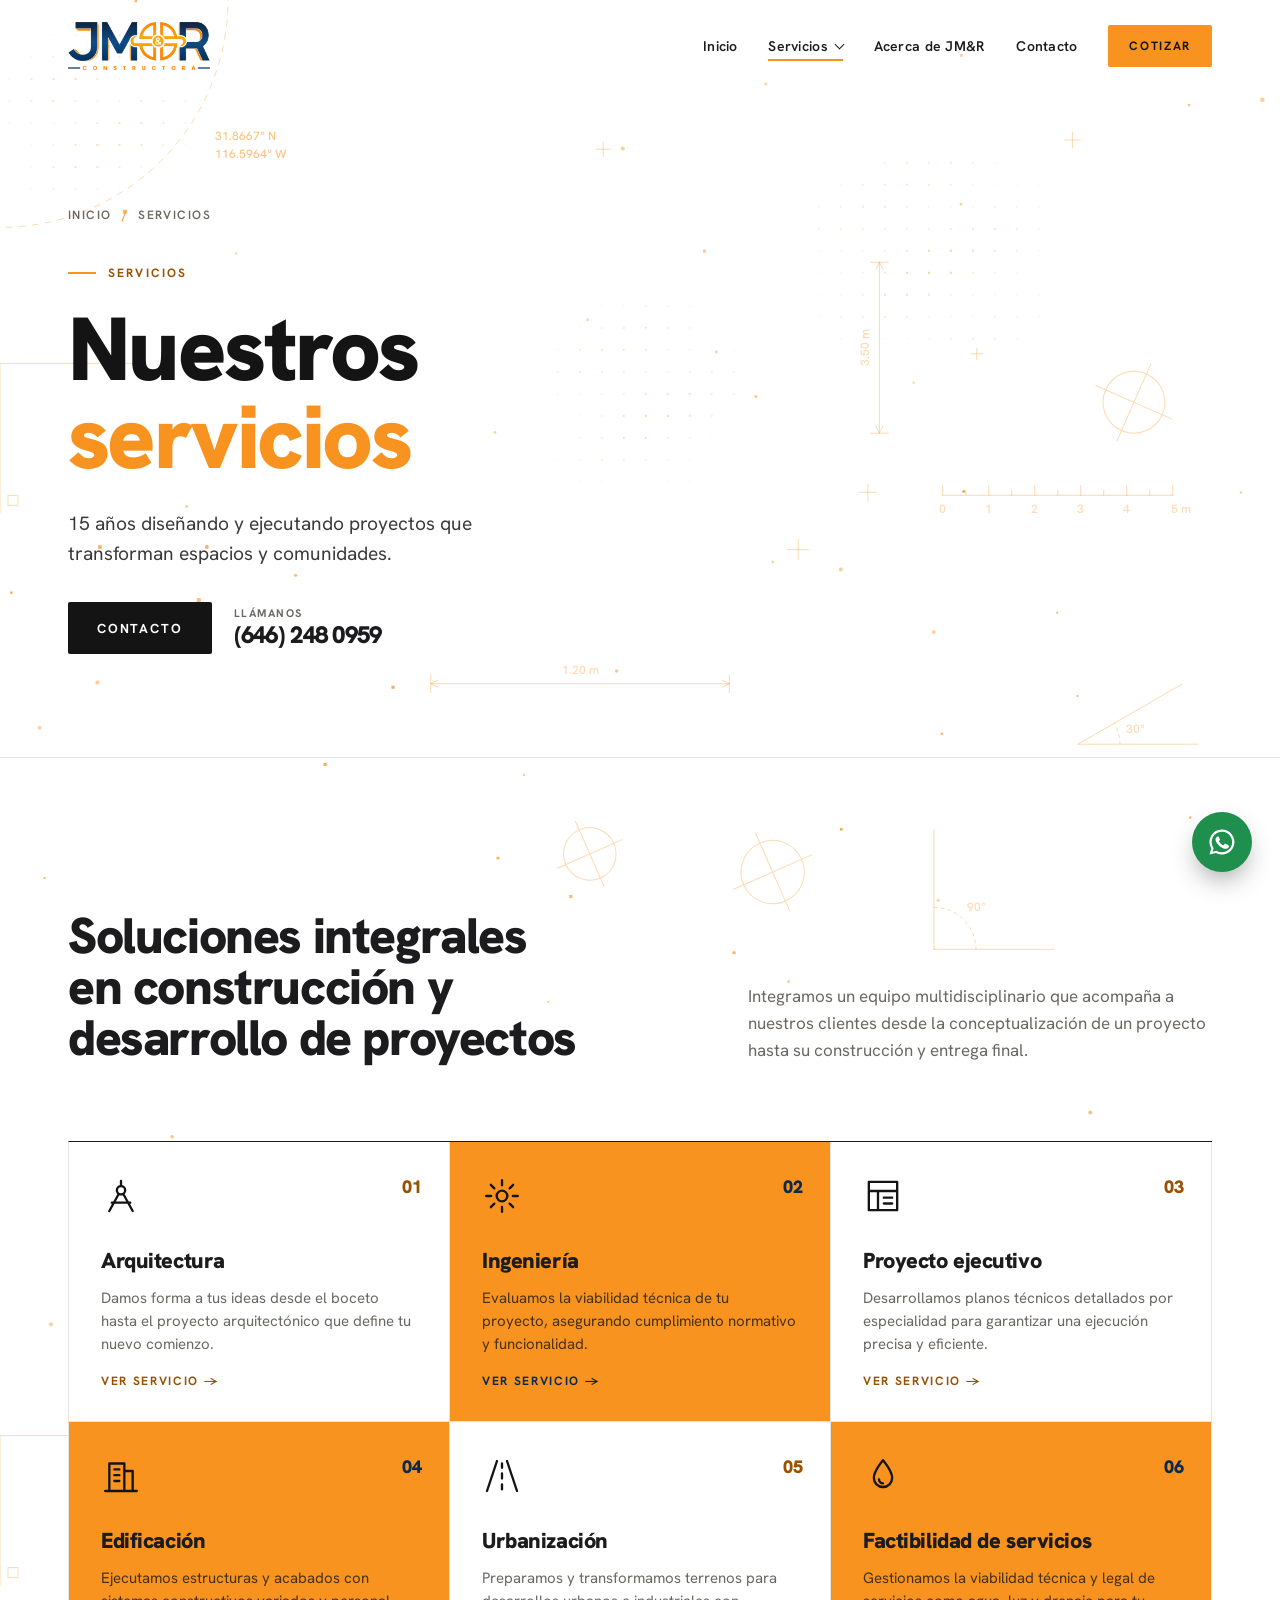
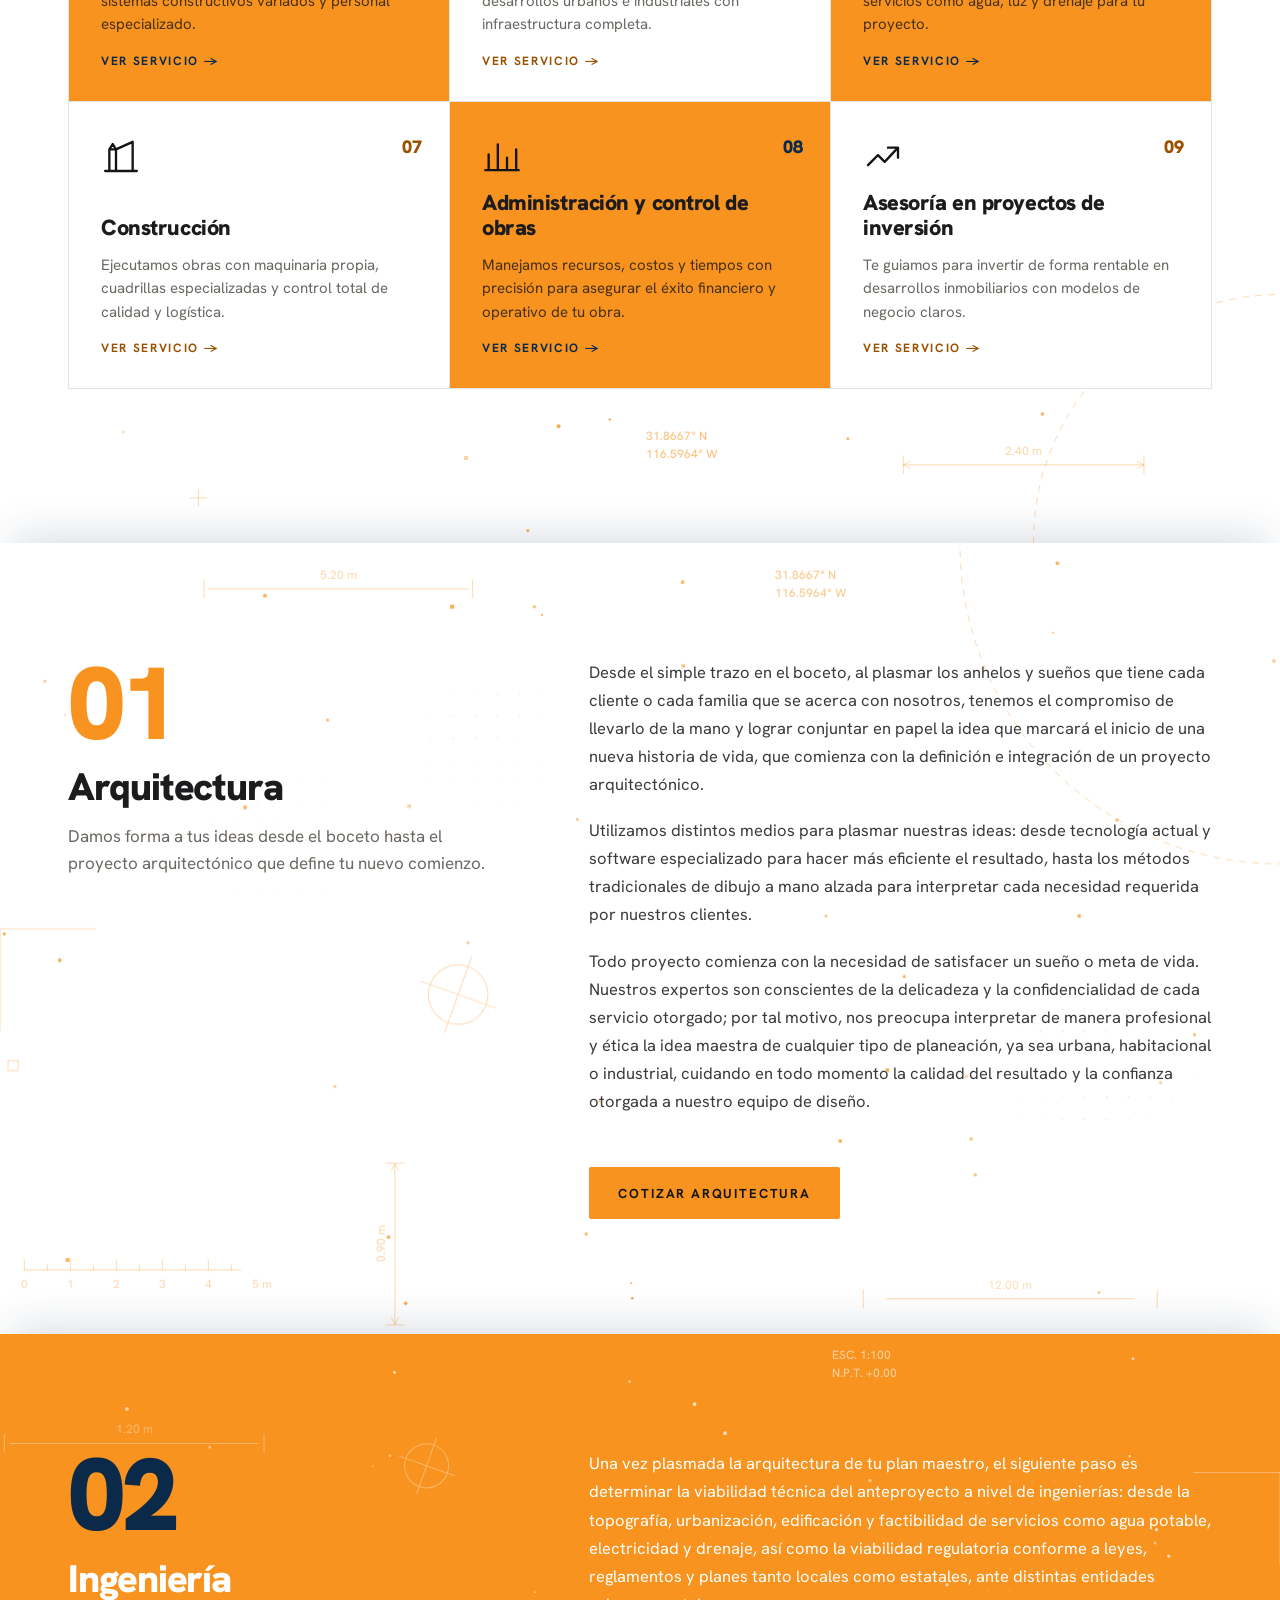
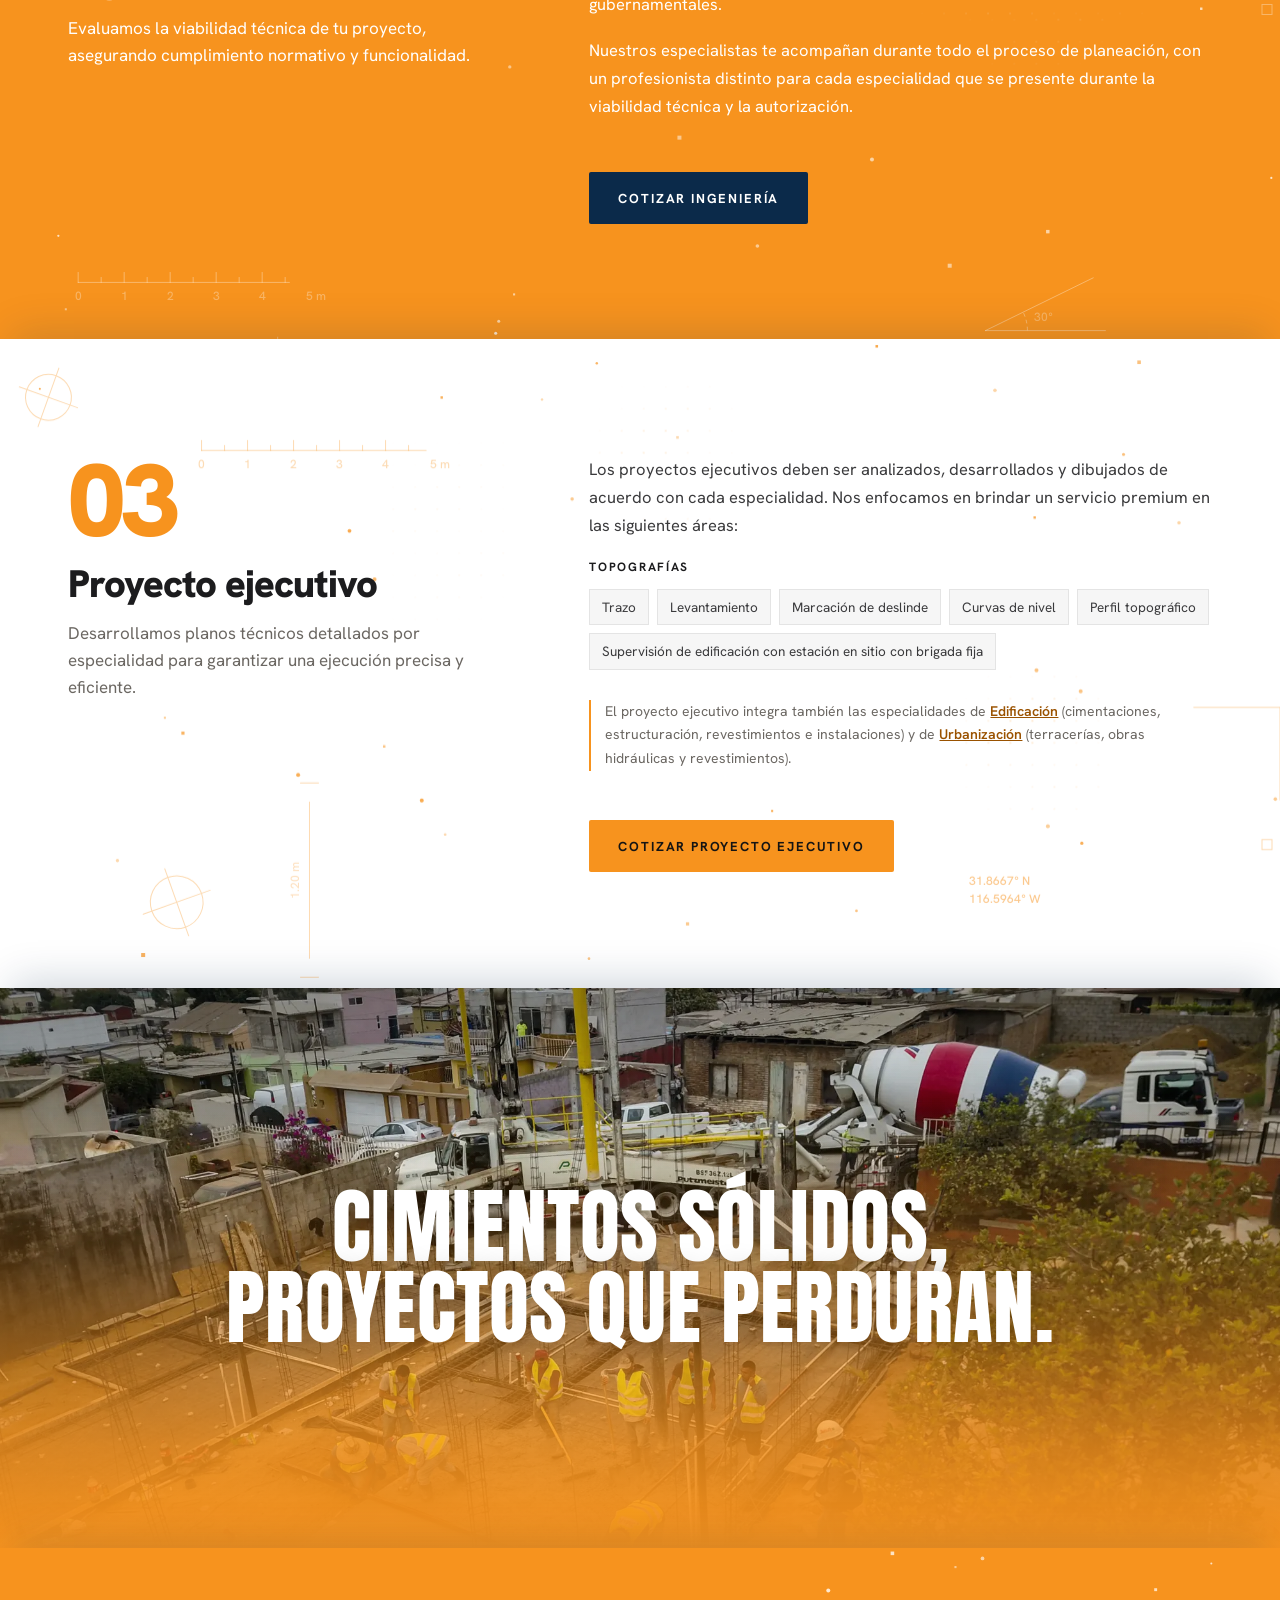
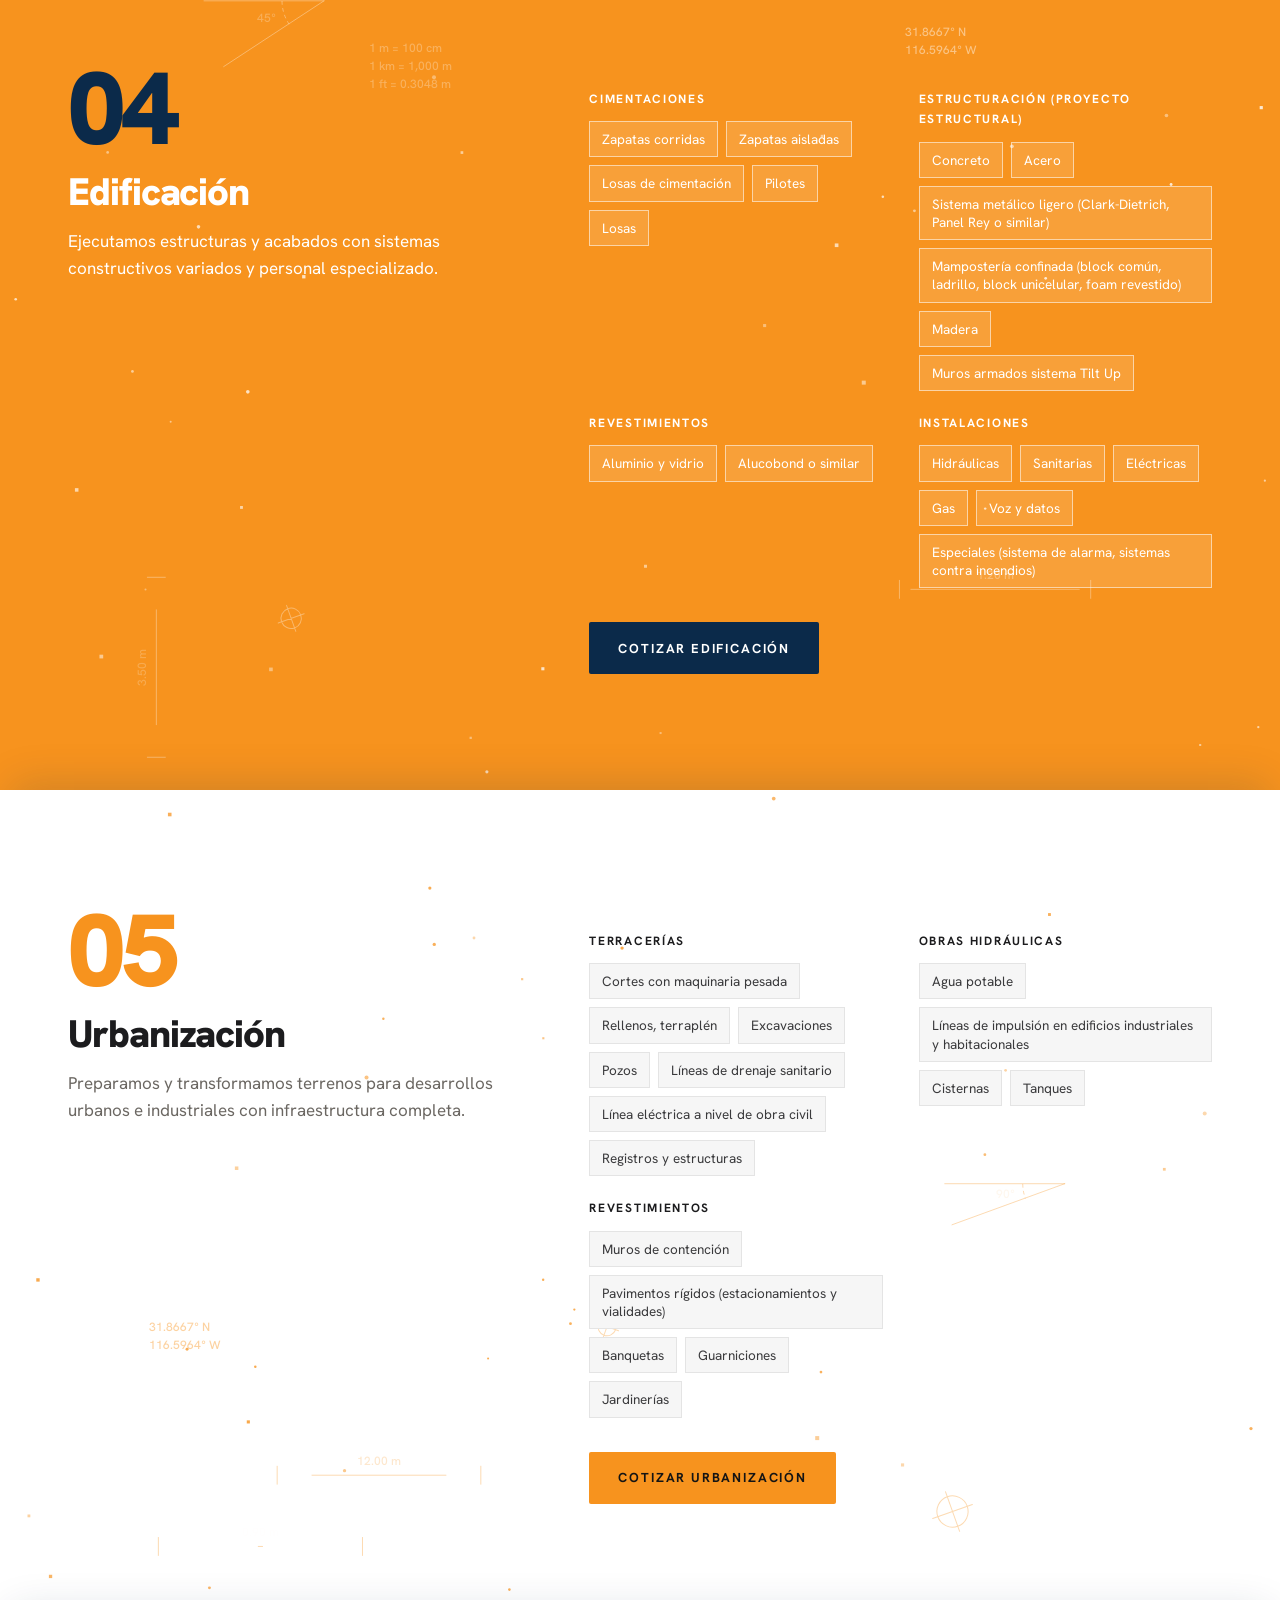
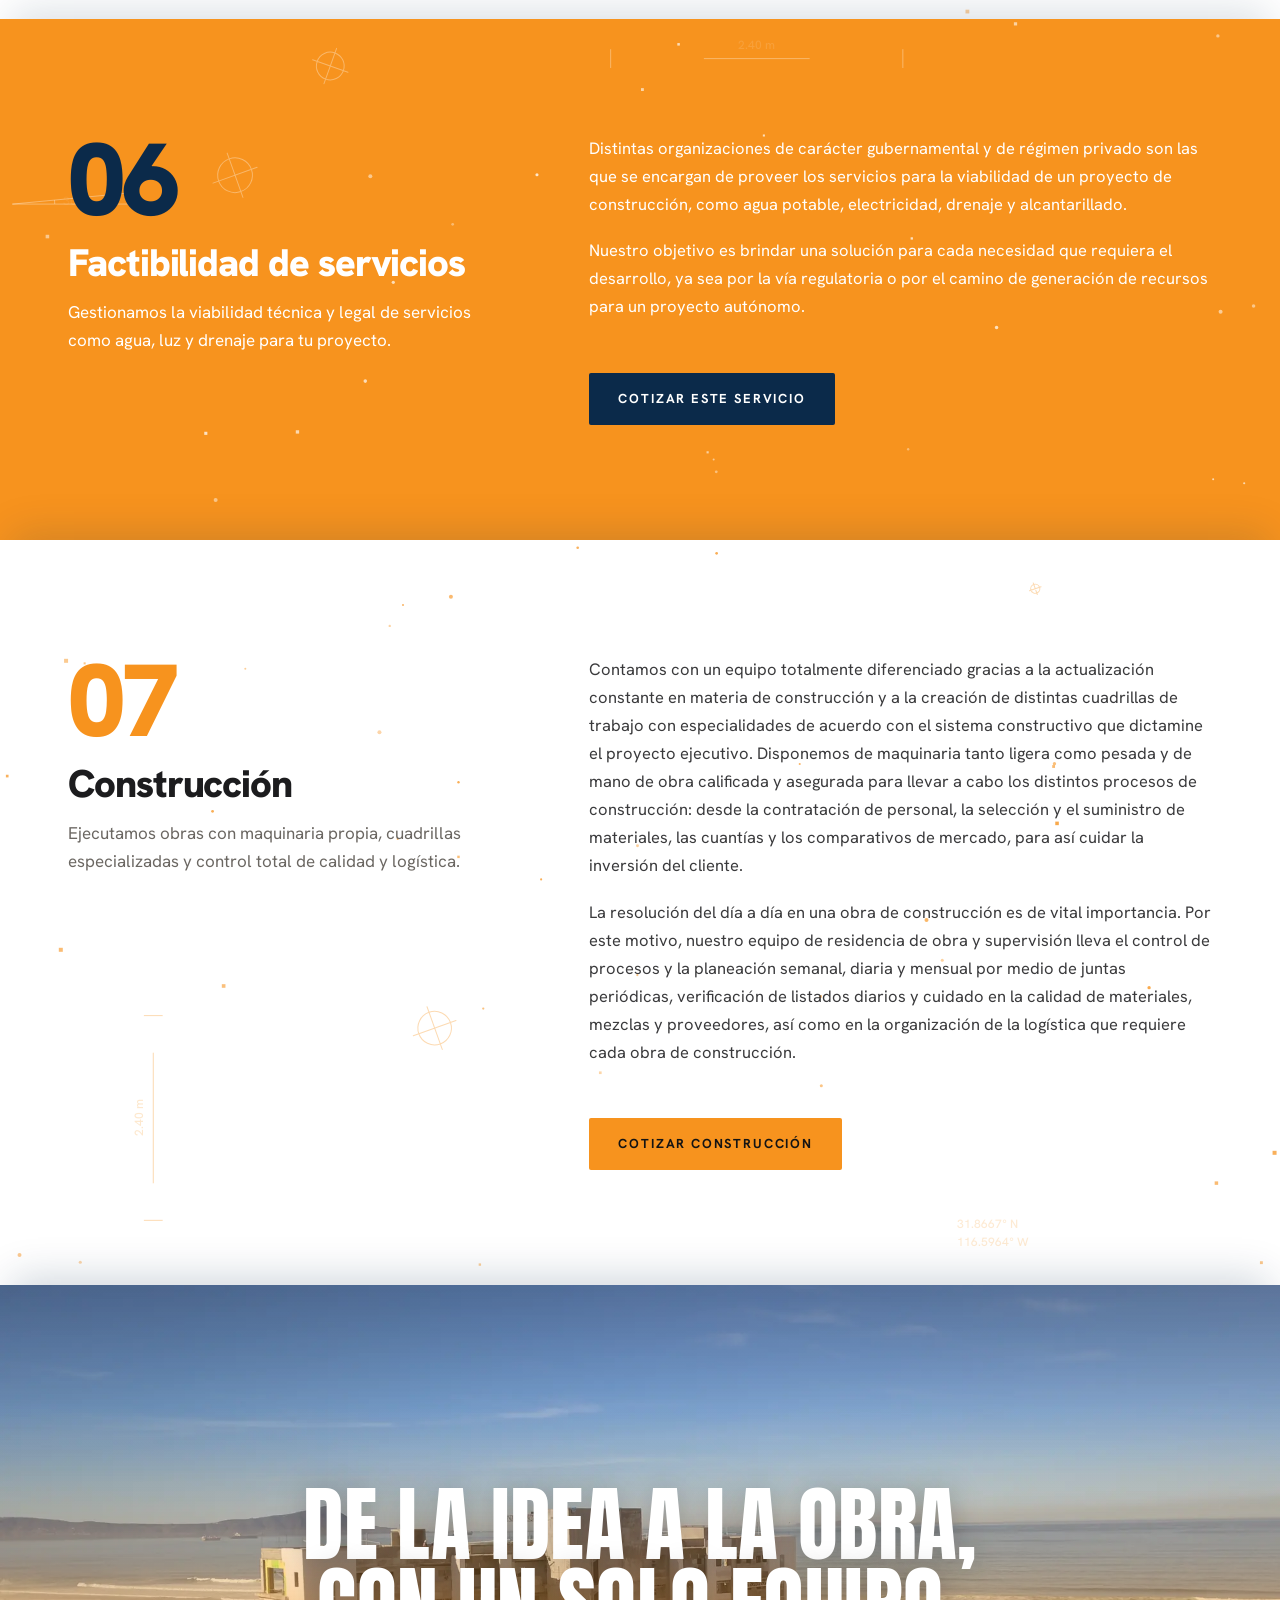
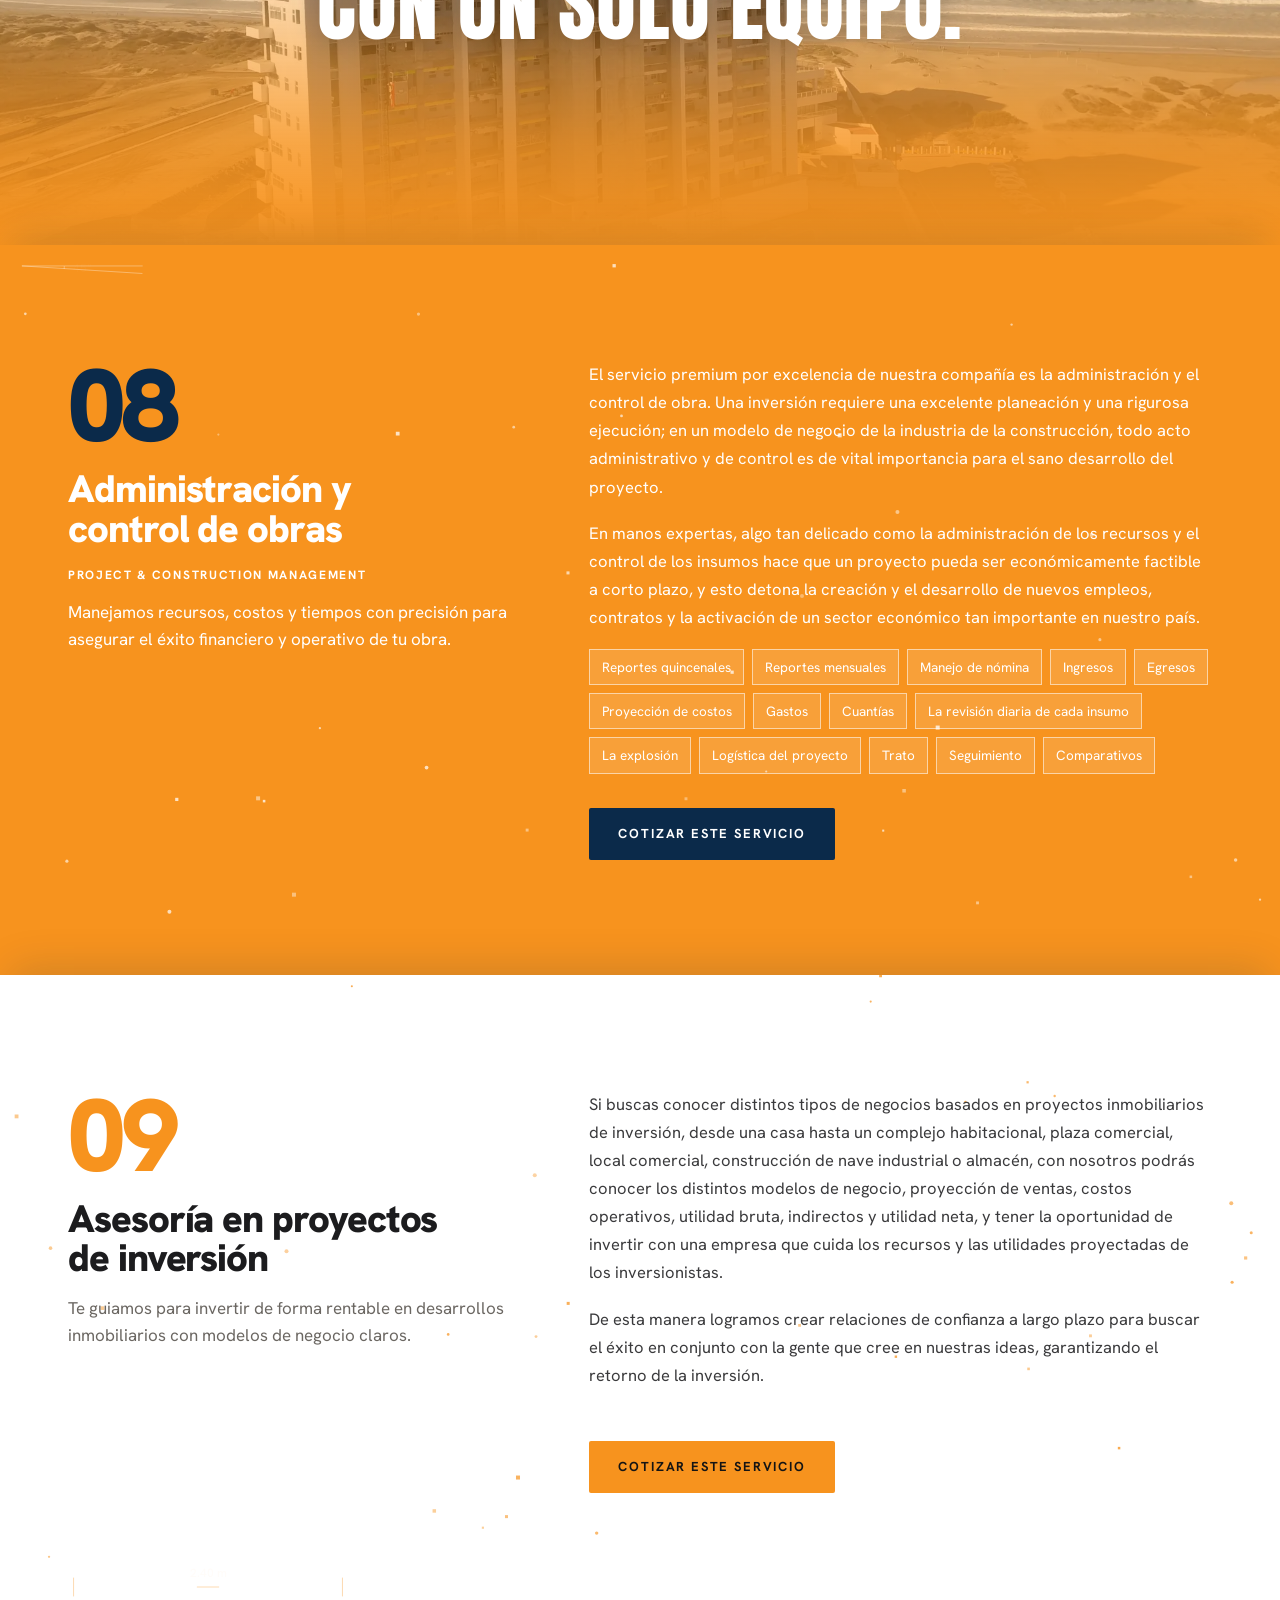
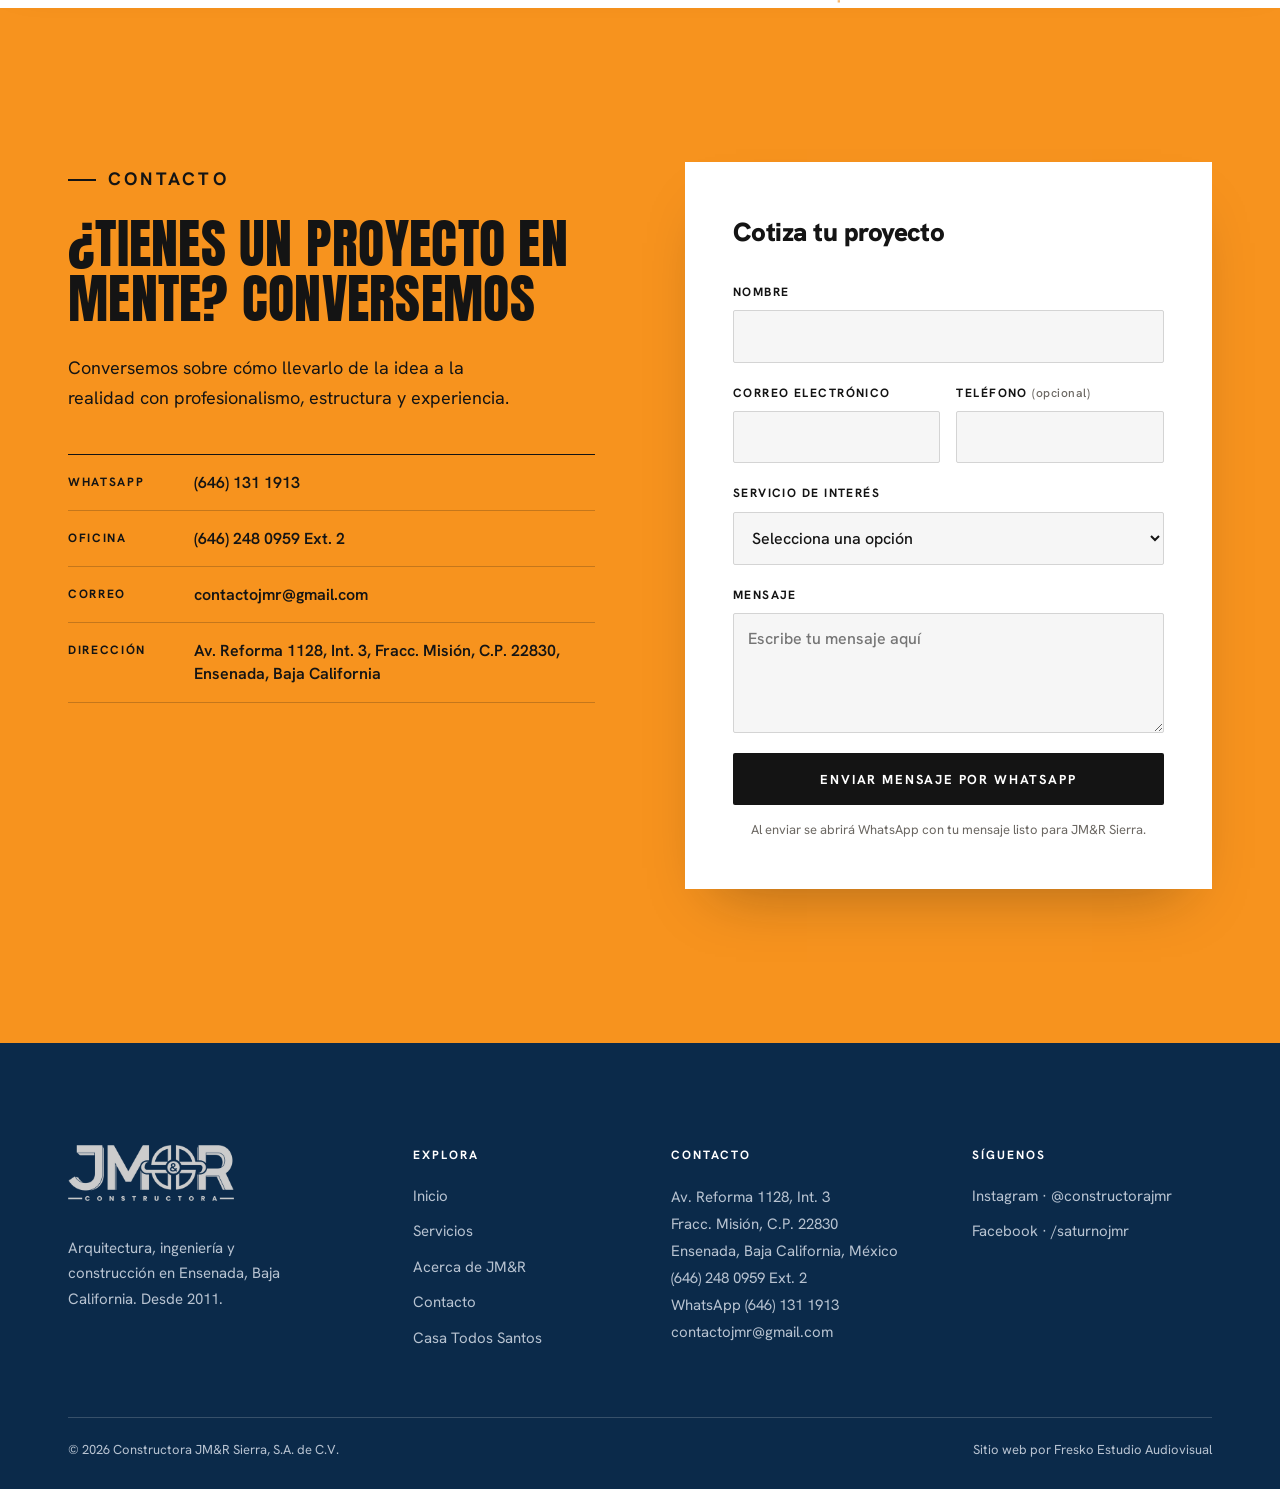
<file: servicios.html>
<!doctype html>
<html lang="es-MX">
<head>
<meta charset="utf-8">
<meta name="viewport" content="width=device-width, initial-scale=1">
<title>Servicios de construcción en Ensenada | Constructora JM&amp;R Sierra</title>
<meta name="description" content="Arquitectura, ingeniería, proyecto ejecutivo, edificación, urbanización, factibilidad de servicios, construcción, administración de obras y asesoría en inversión en Ensenada.">
<link rel="canonical" href="https://constructorajmr.com/servicios/">
<meta name="theme-color" content="#FFFFFF">
<link rel="icon" type="image/png" href="jmr-logo-principal.png">

<meta property="og:type" content="website">
<meta property="og:locale" content="es_MX">
<meta property="og:site_name" content="Constructora JM&amp;R Sierra">
<meta property="og:title" content="Servicios de construcción en Ensenada | Constructora JM&amp;R Sierra">
<meta property="og:description" content="Arquitectura, ingeniería, proyecto ejecutivo, edificación, urbanización, factibilidad de servicios, construcción, administración de obras y asesoría en inversión en Ensenada.">
<meta property="og:url" content="https://constructorajmr.com/servicios/">
<meta property="og:image" content="https://constructorajmr.com/wp-content/uploads/obra-torre-costa-2000.webp">
<meta name="twitter:card" content="summary_large_image">

<link rel="preconnect" href="https://fonts.googleapis.com">
<link rel="preconnect" href="https://fonts.gstatic.com" crossorigin>
<link href="https://fonts.googleapis.com/css2?family=Anton&family=Hanken+Grotesk:wght@400;500;700;900&display=swap" rel="stylesheet">
<link rel="stylesheet" href="styles.css">
<script>document.documentElement.classList.add('js')</script>

<script type="application/ld+json">
{
  "@context": "https://schema.org",
  "@type": "GeneralContractor",
  "@id": "https://constructorajmr.com/#empresa",
  "name": "Constructora JM&R Sierra",
  "legalName": "Constructora JM&R Sierra, S.A. de C.V.",
  "alternateName": "JM&R Sierra",
  "url": "https://constructorajmr.com/",
  "logo": "https://constructorajmr.com/wp-content/uploads/jmr-logo-principal.png",
  "email": "contactojmr@gmail.com",
  "telephone": "+52-646-248-0959",
  "foundingDate": "2011",
  "address": {
    "@type": "PostalAddress",
    "streetAddress": "Av. Reforma 1128, Int. 3, Fracc. Misión",
    "addressLocality": "Ensenada",
    "addressRegion": "Baja California",
    "postalCode": "22830",
    "addressCountry": "MX"
  },
  "areaServed": [{"@type": "City", "name": "Ensenada"}, {"@type": "State", "name": "Baja California"}],
  "contactPoint": [
    {"@type": "ContactPoint", "contactType": "customer service", "telephone": "+52-646-131-1913", "availableLanguage": "es"},
    {"@type": "ContactPoint", "contactType": "sales", "telephone": "+52-646-248-0959", "availableLanguage": "es"}
  ],
  "sameAs": ["https://www.instagram.com/constructorajmr/", "https://www.facebook.com/saturnojmr"],
  "knowsAbout": ["Arquitectura", "Ingeniería", "Proyecto ejecutivo", "Factibilidad de servicios", "Edificación", "Urbanización", "Construcción", "Administración y control de obras", "Asesoría en proyectos de inversión"]
}
</script>
</head>
<body class="page-servicios">
<a class="skip" href="#contenido">Saltar al contenido</a>

<!-- ============ HEADER ============ -->
<header class="site-header" data-header>
  <div class="wrap header-inner">
    <a class="brand" href="index.html" aria-label="Constructora JM&amp;R Sierra, inicio">
      <img class="logo logo-on-light" src="jmr-logo-principal.webp" width="480" height="162" alt="">
      <img class="logo logo-on-dark" src="jmr-logo-gris-claro.webp" width="480" height="162" alt="" aria-hidden="true">
    </a>
    <nav class="nav" aria-label="Principal">
      <button class="nav-toggle" aria-expanded="false" aria-controls="menu" data-nav-toggle>
        <span class="sr-only">Abrir menú</span><span class="bars" aria-hidden="true"></span>
      </button>
      <ul id="menu" class="menu" data-menu>
        <li><a href="index.html">Inicio</a></li>
        <li class="has-sub">
          <a href="servicios.html" aria-current="page">Servicios<span class="sub-caret" aria-hidden="true"></span></a>
          <button class="sub-toggle" type="button" aria-expanded="false" aria-controls="submenu-servicios" data-sub-toggle><span class="sr-only">Mostrar servicios</span><span class="sub-chev" aria-hidden="true"></span></button>
          <ul class="submenu" id="submenu-servicios" aria-label="Servicios">
            <li><a href="servicios.html#arquitectura"><span class="sm-n">01</span>Arquitectura</a></li>
            <li><a href="servicios.html#ingenieria"><span class="sm-n">02</span>Ingeniería</a></li>
            <li><a href="servicios.html#proyecto-ejecutivo"><span class="sm-n">03</span>Proyecto ejecutivo</a></li>
            <li><a href="servicios.html#edificacion"><span class="sm-n">04</span>Edificación</a></li>
            <li><a href="servicios.html#urbanizacion"><span class="sm-n">05</span>Urbanización</a></li>
            <li><a href="servicios.html#factibilidad"><span class="sm-n">06</span>Factibilidad de servicios</a></li>
            <li><a href="servicios.html#construccion"><span class="sm-n">07</span>Construcción</a></li>
            <li><a href="servicios.html#administracion"><span class="sm-n">08</span>Administración y control de obras</a></li>
            <li><a href="servicios.html#asesoria-inversion"><span class="sm-n">09</span>Asesoría en proyectos de inversión</a></li>
          </ul>
        </li>
        <li><a href="nosotros.html">Acerca de JM&amp;R</a></li>
        <li><a href="contacto.html">Contacto</a></li>
        <li class="menu-cta"><a class="btn btn-sm btn-orange" href="https://wa.me/526461311913?text=Hola%2C%20quiero%20cotizar%20un%20proyecto%20con%20JM%26R%20Sierra." target="_blank" rel="noopener">Cotizar</a></li>
      </ul>
    </nav>
  </div>
</header>

<main id="contenido">

<!-- ============ PORTADA ============ -->
<section class="page-hero has-tech" aria-labelledby="page-title">
  <canvas class="tech" data-tech aria-hidden="true"></canvas>
  <div class="wrap">
    <nav class="crumbs" aria-label="Ruta"><a href="index.html">Inicio</a><span aria-hidden="true">/</span><span>Servicios</span></nav>
    <p class="eyebrow">Servicios</p>
    <h1 id="page-title" class="display page-title">Nuestros <span>servicios</span></h1>
    <p class="page-lead">15 años diseñando y ejecutando proyectos que transforman espacios y comunidades.</p>
    <div class="page-hero-actions">
      <a class="btn btn-dark" href="contacto.html">Contacto</a>
      <a class="tel-link" href="tel:+526462480959"><small>Llámanos</small><b>(646) 248 0959</b></a>
    </div>
  </div>
</section>

<!-- ============ ÍNDICE DE SERVICIOS ============ -->
<section class="section svc-index has-tech" aria-labelledby="index-title">
  <canvas class="tech" data-tech aria-hidden="true"></canvas>
  <div class="wrap">
    <div class="section-head section-head-split">
      <h2 id="index-title" class="display h2 reveal">Soluciones integrales en construcción y desarrollo de proyectos</h2>
      <p class="lead reveal">Integramos un equipo multidisciplinario que acompaña a nuestros clientes desde la conceptualización de un proyecto hasta su construcción y entrega final.</p>
    </div>
    <ol class="svc-grid">
      <li><a class="svc-card reveal" href="#arquitectura">
        <svg class="svc-ico" viewBox="0 0 24 24" aria-hidden="true"><path d="M12 3v3M9.5 8.5a2.5 2.5 0 1 0 5 0 2.5 2.5 0 0 0-5 0ZM10.6 10.8 5 21M13.4 10.8 19 21M6.5 16h11"/></svg>
        <span class="svc-card-n">01</span>
        <h3>Arquitectura</h3>
        <p>Damos forma a tus ideas desde el boceto hasta el proyecto arquitectónico que define tu nuevo comienzo.</p>
        <span class="more">Ver servicio →</span>
      </a></li>
      <li><a class="svc-card reveal" href="#ingenieria">
        <svg class="svc-ico" viewBox="0 0 24 24" aria-hidden="true"><circle cx="12" cy="12" r="3.2"/><path d="M12 2.5v3M12 18.5v3M2.5 12h3M18.5 12h3M5.3 5.3l2.1 2.1M16.6 16.6l2.1 2.1M5.3 18.7l2.1-2.1M16.6 7.4l2.1-2.1"/></svg>
        <span class="svc-card-n">02</span>
        <h3>Ingeniería</h3>
        <p>Evaluamos la viabilidad técnica de tu proyecto, asegurando cumplimiento normativo y funcionalidad.</p>
        <span class="more">Ver servicio →</span>
      </a></li>
      <li><a class="svc-card reveal" href="#proyecto-ejecutivo">
        <svg class="svc-ico" viewBox="0 0 24 24" aria-hidden="true"><path d="M3.5 3.5h17v17h-17zM3.5 9h17M9 9v11.5M12.5 13h5M12.5 16.5h5"/></svg>
        <span class="svc-card-n">03</span>
        <h3>Proyecto ejecutivo</h3>
        <p>Desarrollamos planos técnicos detallados por especialidad para garantizar una ejecución precisa y eficiente.</p>
        <span class="more">Ver servicio →</span>
      </a></li>
      <li><a class="svc-card reveal" href="#edificacion">
        <svg class="svc-ico" viewBox="0 0 24 24" aria-hidden="true"><path d="M5 21V4.5h9V21M14 9h5v12M2.5 21h19M8 8h3M8 11.5h3M8 15h3"/></svg>
        <span class="svc-card-n">04</span>
        <h3>Edificación</h3>
        <p>Ejecutamos estructuras y acabados con sistemas constructivos variados y personal especializado.</p>
        <span class="more">Ver servicio →</span>
      </a></li>
      <li><a class="svc-card reveal" href="#urbanizacion">
        <svg class="svc-ico" viewBox="0 0 24 24" aria-hidden="true"><path d="M3 21 9 3M21 21 15 3M12 4.5v2.5M12 10.5v3M12 17v3"/></svg>
        <span class="svc-card-n">05</span>
        <h3>Urbanización</h3>
        <p>Preparamos y transformamos terrenos para desarrollos urbanos e industriales con infraestructura completa.</p>
        <span class="more">Ver servicio →</span>
      </a></li>
      <li><a class="svc-card reveal" href="#factibilidad">
        <svg class="svc-ico" viewBox="0 0 24 24" aria-hidden="true"><path d="M12 2.5s5.5 6.4 5.5 10.6a5.5 5.5 0 0 1-11 0C6.5 8.9 12 2.5 12 2.5Z"/><path d="M9.6 14a2.4 2.4 0 0 0 2.4 2.4"/></svg>
        <span class="svc-card-n">06</span>
        <h3>Factibilidad de servicios</h3>
        <p>Gestionamos la viabilidad técnica y legal de servicios como agua, luz y drenaje para tu proyecto.</p>
        <span class="more">Ver servicio →</span>
      </a></li>
      <li><a class="svc-card reveal" href="#construccion">
        <svg class="svc-ico" viewBox="0 0 24 24" aria-hidden="true"><path d="M2.5 21h19M5 21V8h4v13M9 8l10-4.5V8M19 3.5V21M5 8l2-3.2L9 8M19 8v4"/></svg>
        <span class="svc-card-n">07</span>
        <h3>Construcción</h3>
        <p>Ejecutamos obras con maquinaria propia, cuadrillas especializadas y control total de calidad y logística.</p>
        <span class="more">Ver servicio →</span>
      </a></li>
      <li><a class="svc-card reveal" href="#administracion">
        <svg class="svc-ico" viewBox="0 0 24 24" aria-hidden="true"><path d="M4 20V11M9.5 20V5M15 20v-7M20.5 20V8M2 20.5h20"/></svg>
        <span class="svc-card-n">08</span>
        <h3>Administración y control de obras</h3>
        <p>Manejamos recursos, costos y tiempos con precisión para asegurar el éxito financiero y operativo de tu obra.</p>
        <span class="more">Ver servicio →</span>
      </a></li>
      <li><a class="svc-card reveal" href="#asesoria-inversion">
        <svg class="svc-ico" viewBox="0 0 24 24" aria-hidden="true"><path d="M3 17.5 9 11.5l4 4 8-8.5M15 7h6v6"/></svg>
        <span class="svc-card-n">09</span>
        <h3>Asesoría en proyectos de inversión</h3>
        <p>Te guiamos para invertir de forma rentable en desarrollos inmobiliarios con modelos de negocio claros.</p>
        <span class="more">Ver servicio →</span>
      </a></li>
    </ol>
  </div>
</section>

<div class="svc-stack" data-stack>
<section class="svc-detail has-tech" id="arquitectura" aria-labelledby="arquitectura-t">
  <canvas class="tech" data-tech aria-hidden="true"></canvas>
  <div class="wrap svc-detail-grid">
    <div class="svc-detail-head reveal">
      <span class="svc-detail-n">01</span>
      <h2 id="arquitectura-t" class="display">Arquitectura</h2>
      <p class="lead">Damos forma a tus ideas desde el boceto hasta el proyecto arquitectónico que define tu nuevo comienzo.</p>
    </div>
    <div class="svc-detail-body reveal">
      <p>Desde el simple trazo en el boceto, al plasmar los anhelos y sueños que tiene cada cliente o cada familia que se acerca con nosotros, tenemos el compromiso de llevarlo de la mano y lograr conjuntar en papel la idea que marcará el inicio de una nueva historia de vida, que comienza con la definición e integración de un proyecto arquitectónico.</p>
    <p>Utilizamos distintos medios para plasmar nuestras ideas: desde tecnología actual y software especializado para hacer más eficiente el resultado, hasta los métodos tradicionales de dibujo a mano alzada para interpretar cada necesidad requerida por nuestros clientes.</p>
    <p>Todo proyecto comienza con la necesidad de satisfacer un sueño o meta de vida. Nuestros expertos son conscientes de la delicadeza y la confidencialidad de cada servicio otorgado; por tal motivo, nos preocupa interpretar de manera profesional y ética la idea maestra de cualquier tipo de planeación, ya sea urbana, habitacional o industrial, cuidando en todo momento la calidad del resultado y la confianza otorgada a nuestro equipo de diseño.</p>
      <a class="btn btn-orange svc-cta" href="https://wa.me/526461311913?text=Hola%2C%20me%20interesa%20el%20servicio%20de%20arquitectura." target="_blank" rel="noopener">Cotizar arquitectura</a>
    </div>
  </div>
</section>
<section class="svc-detail has-tech" id="ingenieria" aria-labelledby="ingenieria-t">
  <canvas class="tech" data-tech data-tech-color="255,255,255" aria-hidden="true"></canvas>
  <div class="wrap svc-detail-grid">
    <div class="svc-detail-head reveal">
      <span class="svc-detail-n">02</span>
      <h2 id="ingenieria-t" class="display">Ingeniería</h2>
      <p class="lead">Evaluamos la viabilidad técnica de tu proyecto, asegurando cumplimiento normativo y funcionalidad.</p>
    </div>
    <div class="svc-detail-body reveal">
      <p>Una vez plasmada la arquitectura de tu plan maestro, el siguiente paso es determinar la viabilidad técnica del anteproyecto a nivel de ingenierías: desde la topografía, urbanización, edificación y factibilidad de servicios como agua potable, electricidad y drenaje, así como la viabilidad regulatoria conforme a leyes, reglamentos y planes tanto locales como estatales, ante distintas entidades gubernamentales.</p>
    <p>Nuestros especialistas te acompañan durante todo el proceso de planeación, con un profesionista distinto para cada especialidad que se presente durante la viabilidad técnica y la autorización.</p>
      <a class="btn btn-orange svc-cta" href="https://wa.me/526461311913?text=Hola%2C%20me%20interesa%20el%20servicio%20de%20ingenier%C3%ADa." target="_blank" rel="noopener">Cotizar ingeniería</a>
    </div>
  </div>
</section>
<section class="svc-detail has-tech" id="proyecto-ejecutivo" aria-labelledby="proyecto-ejecutivo-t">
  <canvas class="tech" data-tech aria-hidden="true"></canvas>
  <div class="wrap svc-detail-grid">
    <div class="svc-detail-head reveal">
      <span class="svc-detail-n">03</span>
      <h2 id="proyecto-ejecutivo-t" class="display">Proyecto ejecutivo</h2>
      <p class="lead">Desarrollamos planos técnicos detallados por especialidad para garantizar una ejecución precisa y eficiente.</p>
    </div>
    <div class="svc-detail-body reveal">
      <p>Los proyectos ejecutivos deben ser analizados, desarrollados y dibujados de acuerdo con cada especialidad. Nos enfocamos en brindar un servicio premium en las siguientes áreas:</p>
    <div class="spec">
      <h3>Topografías</h3>
      <ul class="tags"><li>Trazo</li><li>Levantamiento</li><li>Marcación de deslinde</li><li>Curvas de nivel</li><li>Perfil topográfico</li><li>Supervisión de edificación con estación en sitio con brigada fija</li></ul>
    </div>
    <p class="svc-note">El proyecto ejecutivo integra también las especialidades de <a href="#edificacion">Edificación</a> (cimentaciones, estructuración, revestimientos e instalaciones) y de <a href="#urbanizacion">Urbanización</a> (terracerías, obras hidráulicas y revestimientos).</p>
      <a class="btn btn-orange svc-cta" href="https://wa.me/526461311913?text=Hola%2C%20me%20interesa%20el%20servicio%20de%20proyecto%20ejecutivo." target="_blank" rel="noopener">Cotizar proyecto ejecutivo</a>
    </div>
  </div>
</section>
<div class="photo-strip strip-orange"><div data-parallax="0.16"><img src="obra-colado-cimentacion-2000.webp" srcset="obra-colado-cimentacion-1000.webp 1000w, obra-colado-cimentacion-2000.webp 2000w" sizes="100vw" width="2000" height="1500" loading="lazy" alt="Cuadrilla con chalecos de seguridad durante el colado de una losa de cimentación con bomba de concreto"></div>
  <div class="strip-veil" aria-hidden="true"></div>
  <p class="strip-title">Cimientos sólidos,<br>proyectos que perduran.</p>
</div>
<section class="svc-detail has-tech" id="edificacion" aria-labelledby="edificacion-t">
  <canvas class="tech" data-tech data-tech-color="255,255,255" aria-hidden="true"></canvas>
  <div class="wrap svc-detail-grid">
    <div class="svc-detail-head reveal">
      <span class="svc-detail-n">04</span>
      <h2 id="edificacion-t" class="display">Edificación</h2>
      <p class="lead">Ejecutamos estructuras y acabados con sistemas constructivos variados y personal especializado.</p>
    </div>
    <div class="svc-detail-body reveal">
      <div class="spec-grid">
      <div class="spec">
        <h3>Cimentaciones</h3>
        <ul class="tags"><li>Zapatas corridas</li><li>Zapatas aisladas</li><li>Losas de cimentación</li><li>Pilotes</li><li>Losas</li></ul>
      </div>
      <div class="spec">
        <h3>Estructuración (proyecto estructural)</h3>
        <ul class="tags"><li>Concreto</li><li>Acero</li><li>Sistema metálico ligero (Clark-Dietrich, Panel Rey o similar)</li><li>Mampostería confinada (block común, ladrillo, block unicelular, foam revestido)</li><li>Madera</li><li>Muros armados sistema Tilt Up</li></ul>
      </div>
      <div class="spec">
        <h3>Revestimientos</h3>
        <ul class="tags"><li>Aluminio y vidrio</li><li>Alucobond o similar</li></ul>
      </div>
      <div class="spec">
        <h3>Instalaciones</h3>
        <ul class="tags"><li>Hidráulicas</li><li>Sanitarias</li><li>Eléctricas</li><li>Gas</li><li>Voz y datos</li><li>Especiales (sistema de alarma, sistemas contra incendios)</li></ul>
      </div>
    </div>
      <a class="btn btn-orange svc-cta" href="https://wa.me/526461311913?text=Hola%2C%20me%20interesa%20el%20servicio%20de%20edificaci%C3%B3n." target="_blank" rel="noopener">Cotizar edificación</a>
    </div>
  </div>
</section>
<section class="svc-detail has-tech" id="urbanizacion" aria-labelledby="urbanizacion-t">
  <canvas class="tech" data-tech aria-hidden="true"></canvas>
  <div class="wrap svc-detail-grid">
    <div class="svc-detail-head reveal">
      <span class="svc-detail-n">05</span>
      <h2 id="urbanizacion-t" class="display">Urbanización</h2>
      <p class="lead">Preparamos y transformamos terrenos para desarrollos urbanos e industriales con infraestructura completa.</p>
    </div>
    <div class="svc-detail-body reveal">
      <div class="spec-grid">
      <div class="spec">
        <h3>Terracerías</h3>
        <ul class="tags"><li>Cortes con maquinaria pesada</li><li>Rellenos, terraplén</li><li>Excavaciones</li><li>Pozos</li><li>Líneas de drenaje sanitario</li><li>Línea eléctrica a nivel de obra civil</li><li>Registros y estructuras</li></ul>
      </div>
      <div class="spec">
        <h3>Obras hidráulicas</h3>
        <ul class="tags"><li>Agua potable</li><li>Líneas de impulsión en edificios industriales y habitacionales</li><li>Cisternas</li><li>Tanques</li></ul>
      </div>
      <div class="spec">
        <h3>Revestimientos</h3>
        <ul class="tags"><li>Muros de contención</li><li>Pavimentos rígidos (estacionamientos y vialidades)</li><li>Banquetas</li><li>Guarniciones</li><li>Jardinerías</li></ul>
      </div>
    </div>
      <a class="btn btn-orange svc-cta" href="https://wa.me/526461311913?text=Hola%2C%20me%20interesa%20el%20servicio%20de%20urbanizaci%C3%B3n." target="_blank" rel="noopener">Cotizar urbanización</a>
    </div>
  </div>
</section>
<section class="svc-detail has-tech" id="factibilidad" aria-labelledby="factibilidad-t">
  <canvas class="tech" data-tech data-tech-color="255,255,255" aria-hidden="true"></canvas>
  <div class="wrap svc-detail-grid">
    <div class="svc-detail-head reveal">
      <span class="svc-detail-n">06</span>
      <h2 id="factibilidad-t" class="display">Factibilidad de servicios</h2>
      <p class="lead">Gestionamos la viabilidad técnica y legal de servicios como agua, luz y drenaje para tu proyecto.</p>
    </div>
    <div class="svc-detail-body reveal">
      <p>Distintas organizaciones de carácter gubernamental y de régimen privado son las que se encargan de proveer los servicios para la viabilidad de un proyecto de construcción, como agua potable, electricidad, drenaje y alcantarillado.</p>
    <p>Nuestro objetivo es brindar una solución para cada necesidad que requiera el desarrollo, ya sea por la vía regulatoria o por el camino de generación de recursos para un proyecto autónomo.</p>
      <a class="btn btn-orange svc-cta" href="https://wa.me/526461311913?text=Hola%2C%20me%20interesa%20el%20servicio%20de%20factibilidad%20de%20servicios." target="_blank" rel="noopener">Cotizar este servicio</a>
    </div>
  </div>
</section>
<section class="svc-detail has-tech" id="construccion" aria-labelledby="construccion-t">
  <canvas class="tech" data-tech aria-hidden="true"></canvas>
  <div class="wrap svc-detail-grid">
    <div class="svc-detail-head reveal">
      <span class="svc-detail-n">07</span>
      <h2 id="construccion-t" class="display">Construcción</h2>
      <p class="lead">Ejecutamos obras con maquinaria propia, cuadrillas especializadas y control total de calidad y logística.</p>
    </div>
    <div class="svc-detail-body reveal">
      <p>Contamos con un equipo totalmente diferenciado gracias a la actualización constante en materia de construcción y a la creación de distintas cuadrillas de trabajo con especialidades de acuerdo con el sistema constructivo que dictamine el proyecto ejecutivo. Disponemos de maquinaria tanto ligera como pesada y de mano de obra calificada y asegurada para llevar a cabo los distintos procesos de construcción: desde la contratación de personal, la selección y el suministro de materiales, las cuantías y los comparativos de mercado, para así cuidar la inversión del cliente.</p>
    <p>La resolución del día a día en una obra de construcción es de vital importancia. Por este motivo, nuestro equipo de residencia de obra y supervisión lleva el control de procesos y la planeación semanal, diaria y mensual por medio de juntas periódicas, verificación de listados diarios y cuidado en la calidad de materiales, mezclas y proveedores, así como en la organización de la logística que requiere cada obra de construcción.</p>
      <a class="btn btn-orange svc-cta" href="https://wa.me/526461311913?text=Hola%2C%20me%20interesa%20el%20servicio%20de%20construcci%C3%B3n." target="_blank" rel="noopener">Cotizar construcción</a>
    </div>
  </div>
</section>
<div class="photo-strip strip-orange"><div data-parallax="0.16"><img src="obra-torre-costa-2000.webp" srcset="obra-torre-costa-1000.webp 1000w, obra-torre-costa-2000.webp 2000w" sizes="100vw" width="2000" height="1500" loading="lazy" alt="Vista aérea de un edificio residencial en construcción frente al mar en Ensenada, con olla de concreto y personal en sitio"></div>
  <div class="strip-veil" aria-hidden="true"></div>
  <p class="strip-title">De la idea a la obra,<br>con un solo equipo.</p>
</div>
<section class="svc-detail has-tech" id="administracion" aria-labelledby="administracion-t">
  <canvas class="tech" data-tech data-tech-color="255,255,255" aria-hidden="true"></canvas>
  <div class="wrap svc-detail-grid">
    <div class="svc-detail-head reveal">
      <span class="svc-detail-n">08</span>
      <h2 id="administracion-t" class="display">Administración y control de obras</h2>
          <span class="svc-kicker">Project &amp; Construction Management</span>
      <p class="lead">Manejamos recursos, costos y tiempos con precisión para asegurar el éxito financiero y operativo de tu obra.</p>
    </div>
    <div class="svc-detail-body reveal">
      <p>El servicio premium por excelencia de nuestra compañía es la administración y el control de obra. Una inversión requiere una excelente planeación y una rigurosa ejecución; en un modelo de negocio de la industria de la construcción, todo acto administrativo y de control es de vital importancia para el sano desarrollo del proyecto.</p>
    <p>En manos expertas, algo tan delicado como la administración de los recursos y el control de los insumos hace que un proyecto pueda ser económicamente factible a corto plazo, y esto detona la creación y el desarrollo de nuevos empleos, contratos y la activación de un sector económico tan importante en nuestro país.</p>
    <ul class="tags">
      <li>Reportes quincenales</li><li>Reportes mensuales</li><li>Manejo de nómina</li><li>Ingresos</li><li>Egresos</li>
      <li>Proyección de costos</li><li>Gastos</li><li>Cuantías</li><li>La revisión diaria de cada insumo</li><li>La explosión</li>
      <li>Logística del proyecto</li><li>Trato</li><li>Seguimiento</li><li>Comparativos</li>
    </ul>
      <a class="btn btn-orange svc-cta" href="https://wa.me/526461311913?text=Hola%2C%20me%20interesa%20el%20servicio%20de%20administraci%C3%B3n%20y%20control%20de%20obras." target="_blank" rel="noopener">Cotizar este servicio</a>
    </div>
  </div>
</section>
<section class="svc-detail has-tech" id="asesoria-inversion" aria-labelledby="asesoria-inversion-t">
  <canvas class="tech" data-tech aria-hidden="true"></canvas>
  <div class="wrap svc-detail-grid">
    <div class="svc-detail-head reveal">
      <span class="svc-detail-n">09</span>
      <h2 id="asesoria-inversion-t" class="display">Asesoría en proyectos de inversión</h2>
      <p class="lead">Te guiamos para invertir de forma rentable en desarrollos inmobiliarios con modelos de negocio claros.</p>
    </div>
    <div class="svc-detail-body reveal">
      <p>Si buscas conocer distintos tipos de negocios basados en proyectos inmobiliarios de inversión, desde una casa hasta un complejo habitacional, plaza comercial, local comercial, construcción de nave industrial o almacén, con nosotros podrás conocer los distintos modelos de negocio, proyección de ventas, costos operativos, utilidad bruta, indirectos y utilidad neta, y tener la oportunidad de invertir con una empresa que cuida los recursos y las utilidades proyectadas de los inversionistas.</p>
    <p>De esta manera logramos crear relaciones de confianza a largo plazo para buscar el éxito en conjunto con la gente que cree en nuestras ideas, garantizando el retorno de la inversión.</p>
      <a class="btn btn-orange svc-cta" href="https://wa.me/526461311913?text=Hola%2C%20me%20interesa%20el%20servicio%20de%20asesor%C3%ADa%20en%20proyectos%20de%20inversi%C3%B3n." target="_blank" rel="noopener">Cotizar este servicio</a>
    </div>
  </div>
</section>
</div>

<!-- ============ CONTACTO (pie con formulario, como en el sitio actual) ============ -->
<section class="contact" id="contacto" aria-labelledby="contact-title">
  <div class="wrap contact-grid">
    <div class="contact-copy">
      <p class="eyebrow eyebrow-dark reveal">Contacto</p>
      <h2 id="contact-title" class="display h2 reveal">¿Tienes un proyecto en mente? Conversemos</h2>
      <p class="reveal">Conversemos sobre cómo llevarlo de la idea a la realidad con profesionalismo, estructura y experiencia.</p>
      <ul class="contact-data reveal">
        <li><span class="cd-label">WhatsApp</span><a href="https://wa.me/526461311913" target="_blank" rel="noopener">(646) 131 1913</a></li>
        <li><span class="cd-label">Oficina</span><a href="tel:+526462480959">(646) 248 0959 Ext. 2</a></li>
        <li><span class="cd-label">Correo</span><a href="mailto:contactojmr@gmail.com">contactojmr@gmail.com</a></li>
        <li><span class="cd-label">Dirección</span><span>Av. Reforma 1128, Int. 3, Fracc. Misión, C.P. 22830, Ensenada, Baja California</span></li>
      </ul>
    </div>
    <form class="form reveal" data-form novalidate aria-describedby="form-note">
      <h3 class="form-title">Cotiza tu proyecto</h3>
      <div class="field">
        <label for="f-nombre">Nombre</label>
        <input id="f-nombre" name="nombre" type="text" autocomplete="name" required>
      </div>
      <div class="field-row">
        <div class="field">
          <label for="f-correo">Correo electrónico</label>
          <input id="f-correo" name="correo" type="email" autocomplete="email" required>
        </div>
        <div class="field">
          <label for="f-tel">Teléfono <span class="opt">(opcional)</span></label>
          <input id="f-tel" name="telefono" type="tel" autocomplete="tel">
        </div>
      </div>
      <div class="field">
        <label for="f-servicio">Servicio de interés</label>
        <select id="f-servicio" name="servicio">
          <option value="">Selecciona una opción</option>
          <option>Arquitectura</option><option>Ingeniería</option><option>Proyecto ejecutivo</option>
          <option>Edificación</option><option>Urbanización</option><option>Factibilidad de servicios</option>
          <option>Construcción</option><option>Administración y control de obras</option><option>Asesoría en proyectos de inversión</option>
        </select>
      </div>
      <div class="field">
        <label for="f-mensaje">Mensaje</label>
        <textarea id="f-mensaje" name="mensaje" rows="4" required placeholder="Escribe tu mensaje aquí"></textarea>
      </div>
      <p class="form-error" role="alert" data-form-error hidden>Revisa tu nombre, un correo válido y tu mensaje.</p>
      <button class="btn btn-dark btn-block" type="submit">Enviar mensaje por WhatsApp</button>
      <p id="form-note" class="form-note">Al enviar se abrirá WhatsApp con tu mensaje listo para JM&amp;R Sierra.</p>
    </form>

  </div>
</section>

</main>

<!-- ============ FOOTER ============ -->
<footer class="footer">
  <div class="wrap footer-grid">
    <div class="footer-brand">
      <a class="brand brand-light" href="index.html" aria-label="Constructora JM&amp;R Sierra, inicio">
        <img class="logo" src="jmr-logo-gris-claro.webp" width="480" height="162" alt="" loading="lazy">
      </a>
      <p>Arquitectura, ingeniería y construcción en Ensenada, Baja California. Desde 2011.</p>
    </div>
    <nav aria-label="Pie de página">
      <h2 class="footer-h">Explora</h2>
      <ul>
        <li><a href="index.html">Inicio</a></li>
        <li><a href="servicios.html">Servicios</a></li>
        <li><a href="nosotros.html">Acerca de JM&amp;R</a></li>
        <li><a href="contacto.html">Contacto</a></li>
        <li><a href="index.html#proyecto">Casa Todos Santos</a></li>
      </ul>
    </nav>
    <div>
      <h2 class="footer-h">Contacto</h2>
      <address>
        Av. Reforma 1128, Int. 3<br>Fracc. Misión, C.P. 22830<br>Ensenada, Baja California, México<br>
        <a href="tel:+526462480959">(646) 248 0959 Ext. 2</a><br>
        <a href="https://wa.me/526461311913" target="_blank" rel="noopener">WhatsApp (646) 131 1913</a><br>
        <a href="mailto:contactojmr@gmail.com">contactojmr@gmail.com</a>
      </address>
    </div>
    <div>
      <h2 class="footer-h">Síguenos</h2>
      <ul>
        <li><a href="https://www.instagram.com/constructorajmr/" target="_blank" rel="noopener">Instagram · @constructorajmr</a></li>
        <li><a href="https://www.facebook.com/saturnojmr" target="_blank" rel="noopener">Facebook · /saturnojmr</a></li>
      </ul>
    </div>
  </div>
  <div class="wrap footer-legal">
    <p>© <span data-year>2026</span> Constructora JM&amp;R Sierra, S.A. de C.V.</p>
    <p>Sitio web por Fresko Estudio Audiovisual</p>
  </div>
</footer>

<a class="wa-float" href="https://wa.me/526461311913?text=Hola%2C%20me%20interesa%20informaci%C3%B3n%20sobre%20sus%20servicios." target="_blank" rel="noopener" aria-label="Escríbenos por WhatsApp">
  <svg viewBox="0 0 24 24" aria-hidden="true"><path d="M12 2a10 10 0 0 0-8.6 15.1L2 22l5-1.3A10 10 0 1 0 12 2Zm0 18.2a8.2 8.2 0 0 1-4.2-1.1l-.3-.2-3 .8.8-2.9-.2-.3A8.2 8.2 0 1 1 12 20.2Zm4.5-6.1c-.2-.1-1.5-.7-1.7-.8-.2-.1-.4-.1-.6.1l-.8 1c-.1.2-.3.2-.5.1a6.7 6.7 0 0 1-3.3-2.9c-.3-.4.3-.4.7-1.4.1-.2 0-.3 0-.4l-.8-1.8c-.2-.5-.4-.4-.6-.4h-.5a1 1 0 0 0-.7.3 3 3 0 0 0-.9 2.2 5.2 5.2 0 0 0 1.1 2.7 11.8 11.8 0 0 0 4.5 4c1.7.7 2.3.8 3.2.6a2.7 2.7 0 0 0 1.8-1.2 2.2 2.2 0 0 0 .1-1.3c0-.1-.2-.2-.4-.3Z"/></svg>
</a>

<script src="main.js" defer></script>
</body>
</html>
</file>
<file: styles.css>
/* =========================================================
   Constructora JM&R Sierra — Sitio (Inicio, Servicios, Acerca de, Contacto)
   Sistema visual: naranja de marca + carbón + blanco
   ========================================================= */

:root {
  --orange: #F7931E;          /* naranja de marca (logo) */
  --orange-deep: #9A5200;     /* naranja para texto pequeño sobre claro (AA 5.3:1) */
  --navy: #0B2A4A;            /* azul marino del logo (fondos) */
  --navy-mid: #0C4479;        /* azul del logo (acentos sobre claro, AA 8.9:1) */
  --navy-mist: #B8C3D1;       /* texto secundario sobre marino (AA 8:1) */
  --charcoal: #1C1C1E;
  --ink: #141414;
  --graphite: #2A2A2D;
  --stone: #6B6762;           /* texto secundario sobre claro (AA 5:1) */
  --mist: #B8B3AB;            /* texto secundario sobre carbón (AA 8:1) */
  --line: #E4E4E4;
  --bone: #FFFFFF;            /* antes arena; ahora blanco */
  --paper: #F6F6F6;           /* gris muy claro para etiquetas y campos */
  --white: #FFFFFF;

  --f-display: "Anton", "Impact", "Arial Narrow", sans-serif;
  --f-body: "Manrope", "Inter", system-ui, -apple-system, "Segoe UI", sans-serif;

  --wrap: 1240px;
  --gutter: clamp(16px, 4vw, 48px);
  --section: clamp(88px, 12vw, 168px);
  --ease: cubic-bezier(.2, .7, .2, 1);
  --radius: 2px;
}

*, *::before, *::after { box-sizing: border-box; }
html { scroll-behavior: smooth; -webkit-text-size-adjust: 100%; }
@media (prefers-reduced-motion: reduce) { html { scroll-behavior: auto; } }

body {
  margin: 0;
  font-family: var(--f-body);
  font-size: clamp(16px, 1.05vw, 17px);
  line-height: 1.7;
  color: var(--charcoal);
  background: var(--bone);
  -webkit-font-smoothing: antialiased;
  overflow-x: hidden;
}
img { display: block; max-width: 100%; height: auto; }
a { color: inherit; }
p { margin: 0 0 1.1em; }
h1, h2, h3, h4 { margin: 0; font-weight: 600; }
ul, ol { margin: 0; padding: 0; list-style: none; }
address { font-style: normal; }

.wrap { width: 100%; max-width: var(--wrap); margin-inline: auto; padding-inline: var(--gutter); }
.sr-only { position: absolute; width: 1px; height: 1px; overflow: hidden; clip: rect(0 0 0 0); white-space: nowrap; }
.skip { position: absolute; left: 16px; top: -60px; z-index: 100; background: var(--orange); color: var(--ink); padding: 10px 16px; font-weight: 700; }
.skip:focus { top: 16px; }

:focus-visible { outline: 2px solid var(--orange); outline-offset: 3px; }

/* ---------- Tipografía ---------- */
.display {
  font-family: var(--f-display);
  font-weight: 400;
  letter-spacing: .005em;
  line-height: 1;
  text-transform: uppercase;
  text-wrap: balance;
}
.h2 { font-size: clamp(36px, 4.6vw, 66px); }
.h3 { font-size: clamp(20px, 1.8vw, 24px); line-height: 1.3; font-weight: 700; margin-bottom: 1em; }
.lead { font-size: clamp(17px, 1.3vw, 20px); color: var(--stone); line-height: 1.6; max-width: 46ch; }

.eyebrow {
  display: inline-flex; align-items: center; gap: 12px;
  font-size: 12px; font-weight: 700; letter-spacing: .18em; text-transform: uppercase;
  color: var(--orange-deep);
  margin: 0 0 22px;
}
.eyebrow::before { content: ""; width: 28px; height: 2px; background: var(--orange); }
.eyebrow-light { color: var(--orange); }
.eyebrow-dark { color: var(--ink); }
.eyebrow-dark::before { background: var(--ink); }

/* ---------- Botones ---------- */
.btn {
  display: inline-flex; align-items: center; justify-content: center; gap: 10px;
  min-height: 52px; padding: 0 28px;
  font: 700 13px/1 var(--f-body); letter-spacing: .14em; text-transform: uppercase;
  text-decoration: none; border: 1.5px solid transparent; border-radius: var(--radius);
  cursor: pointer; transition: background .3s var(--ease), color .3s var(--ease), border-color .3s var(--ease), transform .3s var(--ease);
}
.btn:hover { transform: translateY(-2px); }
.btn .ico { width: 18px; height: 18px; fill: currentColor; }
.btn-sm { min-height: 42px; padding: 0 20px; font-size: 12px; }
.btn-orange { background: var(--orange); color: var(--ink); }
.btn-orange:hover { background: #FFA53F; }
.btn-ghost-light { color: var(--white); border-color: rgba(255,255,255,.55); }
.btn-ghost-light:hover { border-color: var(--white); background: rgba(255,255,255,.08); }
.btn-dark { background: var(--ink); color: var(--white); }
.btn-dark:hover { background: var(--graphite); }
.btn-block { width: 100%; }

/* ---------- Header ---------- */
.site-header {
  position: fixed; inset: 0 0 auto; z-index: 50;
  color: var(--charcoal);
  transition: background .4s var(--ease), color .4s var(--ease), box-shadow .4s var(--ease), padding .4s var(--ease);
  padding: 22px 0;
}
.site-header.is-solid {
  background: rgba(255, 255, 255, .94);
  -webkit-backdrop-filter: saturate(140%) blur(12px);
  backdrop-filter: saturate(140%) blur(12px);
  color: var(--charcoal);
  box-shadow: 0 1px 0 var(--line);
  padding: 12px 0;
}
.header-inner { display: flex; align-items: center; justify-content: space-between; gap: 24px; }

.brand { position: relative; display: inline-block; line-height: 0; }
.brand .logo { width: auto; height: 48px; transition: opacity .4s var(--ease), height .4s var(--ease); }
.logo-on-dark { position: absolute; left: 0; top: 0; opacity: 0; }
.site-header.is-solid .brand .logo { height: 40px; }
.menu-open .site-header .logo-on-dark { opacity: 1; }
.menu-open .site-header .logo-on-light { opacity: 0; }
@media (max-width: 860px) { .site-header .brand { position: relative; z-index: 2; } }

.menu { display: flex; align-items: center; gap: clamp(18px, 2.4vw, 36px); }
.menu a:not(.btn) {
  position: relative; text-decoration: none; font-size: 14px; font-weight: 600; letter-spacing: .02em; padding: 6px 0;
}
.menu a:not(.btn)::after {
  content: ""; position: absolute; left: 0; right: 100%; bottom: 0; height: 2px; background: var(--orange); transition: right .35s var(--ease);
}
.menu a:not(.btn):hover::after, .menu a.is-active::after { right: 0; }
.nav-toggle { display: none; }

@media (max-width: 860px) {
  .nav-toggle {
    display: inline-grid; place-items: center; width: 46px; height: 46px; background: none; border: 0; color: inherit; cursor: pointer; position: relative; z-index: 2;
  }
  .bars, .bars::before, .bars::after { display: block; width: 24px; height: 2px; background: currentColor; transition: transform .3s var(--ease), background .3s; }
  .bars { position: relative; }
  .bars::before, .bars::after { content: ""; position: absolute; left: 0; }
  .bars::before { top: -7px; } .bars::after { top: 7px; }
  .nav-toggle[aria-expanded="true"] .bars { background: transparent; }
  .nav-toggle[aria-expanded="true"] .bars::before { transform: translateY(7px) rotate(45deg); }
  .nav-toggle[aria-expanded="true"] .bars::after { transform: translateY(-7px) rotate(-45deg); }
  .nav-toggle[aria-expanded="true"] { color: var(--white); }

  .menu {
    position: fixed; inset: 0; flex-direction: column; justify-content: center; align-items: flex-start; gap: 18px;
    padding: 96px var(--gutter) 48px; background: var(--ink); color: var(--white);
    opacity: 0; visibility: hidden; transform: translateY(-12px);
    transition: opacity .35s var(--ease), transform .35s var(--ease), visibility .35s;
  }
  .menu.is-open { opacity: 1; visibility: visible; transform: none; }
  .menu a:not(.btn) { font-family: var(--f-display); font-weight: 400; font-size: 40px; text-transform: uppercase; line-height: 1.05; }
  .menu-cta { margin-top: 18px; }
}

/* ---------- Hero ---------- */
.hero {
  position: relative; min-height: 100vh; min-height: 100svh;
  display: flex; flex-direction: column; justify-content: flex-end;
  color: var(--white); overflow: hidden; background: var(--ink);
}
.hero-media { position: absolute; inset: -8% 0 -8%; }
.hero-media img { width: 100%; height: 100%; object-fit: cover; object-position: 50% 62%; }
.hero-shade {
  position: absolute; inset: 0;
  background:
    linear-gradient(180deg, rgba(20,20,20,.55) 0%, rgba(20,20,20,.08) 30%, rgba(20,20,20,.25) 55%, rgba(20,20,20,.88) 100%),
    linear-gradient(90deg, rgba(20,20,20,.68) 0%, rgba(20,20,20,.2) 60%, rgba(20,20,20,0) 80%);
}
.hero-content { position: relative; padding-top: 140px; padding-bottom: clamp(40px, 6vw, 72px); }
.hero-title { font-size: clamp(52px, 8.4vw, 124px); max-width: 12ch; margin-bottom: 28px; line-height: 1.04; }
.hero-lead { font-size: clamp(17px, 1.4vw, 20px); max-width: 52ch; color: rgba(255,255,255,.88); margin-bottom: 36px; }
.hero-actions { display: flex; flex-wrap: wrap; gap: 14px; }
.hero-foot {
  position: relative; display: flex; gap: 40px; padding-top: 22px; padding-bottom: 26px;
  font-size: 12px; letter-spacing: .16em; text-transform: uppercase; color: rgba(255,255,255,.75);
}
.hero-foot::before, .footer-legal::before { content: ""; position: absolute; top: 0; left: var(--gutter); right: var(--gutter); height: 1px; background: rgba(255,255,255,.18); }
.hero-foot span { display: inline-flex; align-items: center; gap: 10px; }
.hero-foot span::before { content: ""; width: 6px; height: 6px; background: var(--orange); }
@media (max-width: 640px) { .hide-sm { display: none !important; } .hero-foot { gap: 20px; } }

/* ---------- Cifras ---------- */
.stats { background: var(--navy); color: var(--white); padding: clamp(48px, 6vw, 80px) 0; }
.stats-grid { display: grid; grid-template-columns: repeat(5, 1fr); }
.stat { padding: 8px clamp(14px, 2vw, 32px); border-left: 1px solid rgba(255,255,255,.16); }
.stat:first-child { border-left: 0; padding-left: 0; }
.stat-num { display: block; font-family: var(--f-display); font-size: clamp(44px, 5vw, 72px); line-height: 1; color: var(--orange); margin-bottom: 14px; font-variant-numeric: tabular-nums; }
.stat-label { display: block; font-size: 14px; line-height: 1.45; color: var(--navy-mist); max-width: 20ch; }
@media (max-width: 960px) {
  .stats-grid { grid-template-columns: repeat(2, 1fr); row-gap: 36px; }
  .stat, .stat:first-child { border-left: 0; padding-left: 0; border-top: 1px solid rgba(255,255,255,.14); padding-top: 22px; }
  .stat:last-child { grid-column: 1 / -1; }
}

/* ---------- Secciones ---------- */
.section { padding: var(--section) 0; }
.section-head { margin-bottom: clamp(48px, 6vw, 88px); max-width: 880px; }
.section-head .h2 { margin-bottom: 26px; }
.section-head-split { max-width: none; display: grid; grid-template-columns: 1.3fr 1fr; gap: clamp(24px, 6vw, 96px); align-items: end; }
.section-head-split .h2 { margin-bottom: 0; }
.section-head-split .lead { margin: 0; }
@media (max-width: 860px) { .section-head-split { grid-template-columns: 1fr; } }

/* ---------- Nosotros ---------- */
.about { background: var(--bone); }
.about-grid { display: grid; grid-template-columns: 1fr 1fr; gap: clamp(40px, 7vw, 120px); align-items: start; }
.about-figure { margin: 0; position: relative; padding-bottom: 72px; }
.img-frame { overflow: hidden; aspect-ratio: 4 / 5; }
.img-frame img { width: 100%; height: 116%; object-fit: cover; }
.quote-card {
  position: absolute; right: -24px; bottom: 0; width: min(82%, 380px);
  background: var(--orange); color: var(--ink); padding: 28px 30px;
}
.quote-card p { margin: 0; font-size: 15px; line-height: 1.55; }
.quote-title { font-family: var(--f-display); font-size: 22px !important; line-height: 1.1 !important; text-transform: uppercase; margin-bottom: 12px !important; }
.about-copy { padding-top: 12px; color: #3A3A3C; }
.about-copy .h3 { color: var(--charcoal); }

.timeline { margin-top: 40px; border-top: 1px solid var(--line); }
.timeline li { display: grid; grid-template-columns: 96px 1fr; gap: 20px; padding: 18px 0; border-bottom: 1px solid var(--line); font-size: 15px; line-height: 1.5; }
.tl-year { font-family: var(--f-display); font-size: 24px; color: var(--navy-mid); }

.pillars { display: grid; grid-template-columns: repeat(3, 1fr); margin-top: clamp(72px, 9vw, 128px); border-top: 1px solid var(--charcoal); }
.pillar { padding: 32px 32px 8px 0; }
.pillar + .pillar { padding-left: 32px; border-left: 1px solid var(--line); }
.pillar-n { font-family: var(--f-display); font-size: 18px; color: var(--orange-deep); }
.pillar h3 { font-size: 20px; margin: 14px 0 10px; }
.pillar p { color: var(--stone); font-size: 15px; margin: 0; }

.statement { margin: clamp(72px, 9vw, 128px) auto 0; max-width: 980px; padding: 0; text-align: center; }
.statement p { font-size: clamp(20px, 2.1vw, 30px); line-height: 1.5; font-weight: 500; color: var(--charcoal); margin: 0; text-wrap: balance; }

@media (max-width: 860px) {
  .about-grid { grid-template-columns: 1fr; }
  .quote-card { right: 0; }
  .pillars { grid-template-columns: 1fr; }
  .pillar, .pillar + .pillar { padding: 26px 0; border-left: 0; border-bottom: 1px solid var(--line); }
}

/* ---------- Banda foto ---------- */
.photo-band { position: relative; min-height: clamp(440px, 72vh, 760px); display: flex; align-items: flex-end; overflow: hidden; color: var(--white); background: var(--ink); }
.photo-band-media { position: absolute; inset: -14% 0; }
.photo-band-media img { width: 100%; height: 100%; object-fit: cover; object-position: 50% 55%; }
.photo-band-shade { position: absolute; inset: 0; background: linear-gradient(180deg, rgba(20,20,20,.05) 20%, rgba(20,20,20,.88) 100%), linear-gradient(90deg, rgba(20,20,20,.45), rgba(20,20,20,0) 70%); }
.photo-band-content { position: relative; padding-bottom: clamp(48px, 7vw, 96px); }
.band-title { font-size: clamp(34px, 4.8vw, 68px); max-width: 20ch; margin: 0 0 16px; }
.band-sub { font-size: 18px; color: rgba(255,255,255,.85); margin: 0; }

/* ---------- Servicios ---------- */
.services { background: var(--white); }
.services-layout { display: grid; grid-template-columns: 5fr 7fr; gap: clamp(40px, 7vw, 112px); }
.services-aside .sticky { position: sticky; top: 110px; }
.services-aside .h2 { margin-bottom: 24px; }
.services-aside p { color: var(--stone); max-width: 42ch; }
.services-figure { margin: 36px 0 0; aspect-ratio: 4 / 3; overflow: hidden; }
.services-figure img { width: 100%; height: 100%; object-fit: cover; }

.services-list { border-top: 1px solid var(--charcoal); }
.svc { border-bottom: 1px solid var(--line); scroll-margin-top: 100px; }
.svc summary {
  list-style: none; cursor: pointer;
  display: grid; grid-template-columns: 56px 1fr 32px; gap: 16px; align-items: start;
  padding: 30px 0;
}
.svc summary::-webkit-details-marker { display: none; }
.svc-n { font-family: var(--f-display); font-size: 18px; color: var(--orange-deep); padding-top: 6px; }
.svc-head { display: grid; gap: 8px; }
.svc-title { font-family: var(--f-display); font-size: clamp(24px, 2.4vw, 32px); line-height: 1.1; text-transform: uppercase; transition: color .3s var(--ease); }
.svc-kicker { font-size: 12px; font-weight: 700; letter-spacing: .14em; text-transform: uppercase; color: var(--navy-mid); }
.svc-desc { color: var(--stone); font-size: 15px; line-height: 1.6; max-width: 56ch; }
.svc-plus { position: relative; width: 32px; height: 32px; margin-top: 2px; border: 1px solid var(--line); border-radius: 50%; transition: background .3s var(--ease), border-color .3s var(--ease), transform .4s var(--ease); }
.svc-plus::before, .svc-plus::after { content: ""; position: absolute; left: 50%; top: 50%; width: 12px; height: 1.5px; background: var(--charcoal); transform: translate(-50%, -50%); }
.svc-plus::after { transform: translate(-50%, -50%) rotate(90deg); transition: transform .4s var(--ease); }
.svc summary:hover .svc-title { color: var(--orange-deep); }
.svc summary:hover .svc-plus { border-color: var(--orange); }
.svc[open] .svc-plus { background: var(--orange); border-color: var(--orange); }
.svc[open] .svc-plus::after { transform: translate(-50%, -50%) rotate(0deg); }
.svc-body { padding: 0 48px 36px 72px; color: #3A3A3C; font-size: 15.5px; }
.svc-body > p:last-child { margin-bottom: 0; }
.svc-note { font-size: 14px; color: var(--stone); border-left: 2px solid var(--orange); padding-left: 14px; margin-top: 22px; }
.svc-note a { color: var(--orange-deep); font-weight: 600; }

.spec { margin-top: 18px; }
.spec h4 { font-size: 12px; font-weight: 700; letter-spacing: .14em; text-transform: uppercase; margin-bottom: 12px; color: var(--charcoal); }
.spec-grid { display: grid; grid-template-columns: 1fr 1fr; gap: 10px 32px; }
.tags { display: flex; flex-wrap: wrap; gap: 8px; }
.tags li { font-size: 13.5px; line-height: 1.35; padding: 8px 12px; background: var(--paper); border: 1px solid var(--line); }
.svc-body > .tags { margin-top: 20px; }

@media (max-width: 960px) {
  .services-layout { grid-template-columns: 1fr; }
  .services-aside .sticky { position: static; }
  .services-figure { display: none; }
}
@media (max-width: 640px) {
  .svc summary { grid-template-columns: 36px 1fr 32px; gap: 12px; }
  .svc-body { padding: 0 0 30px 48px; }
  .spec-grid { grid-template-columns: 1fr; }
}

/* ---------- Proyecto destacado ---------- */
.project { background: var(--charcoal); color: var(--white); }
.project-head { margin-bottom: clamp(48px, 6vw, 80px); }
.project-title { font-size: clamp(56px, 10vw, 150px); line-height: .92; margin: 0 0 22px; }
.project-sub { font-size: clamp(17px, 1.4vw, 20px); color: var(--mist); max-width: 46ch; margin: 0; }
.project-grid { display: grid; grid-template-columns: 7fr 5fr; gap: clamp(40px, 6vw, 96px); align-items: start; }
.project-copy { color: rgba(255,255,255,.82); }
.h3-light { font-size: 13px; font-weight: 700; letter-spacing: .16em; text-transform: uppercase; color: var(--orange); margin-bottom: 18px; }

.ph {
  position: relative; display: grid; place-items: center; text-align: center;
  background-color: var(--graphite);
  background-image:
    linear-gradient(rgba(255,255,255,.05) 1px, transparent 1px),
    linear-gradient(90deg, rgba(255,255,255,.05) 1px, transparent 1px);
  background-size: 32px 32px;
  border: 1px solid rgba(255,255,255,.08);
  aspect-ratio: 3 / 2;
}
.ph-main { aspect-ratio: 16 / 11; }
.ph-row { display: grid; grid-template-columns: repeat(3, 1fr); gap: 12px; margin-top: 12px; }
.ph-row .ph { aspect-ratio: 1 / 1; }
.ph-label { font-size: 13px; letter-spacing: .12em; text-transform: uppercase; color: var(--mist); line-height: 1.6; }
.ph-label small { font-size: 11px; letter-spacing: .1em; opacity: .8; }

.spec-sheet { margin: 40px 0 0; border-top: 1px solid rgba(255,255,255,.18); }
.spec-sheet div { display: grid; grid-template-columns: 150px 1fr; gap: 20px; padding: 16px 0; border-bottom: 1px solid rgba(255,255,255,.12); font-size: 15px; line-height: 1.5; }
.spec-sheet dt { color: var(--mist); font-size: 12px; font-weight: 700; letter-spacing: .12em; text-transform: uppercase; padding-top: 3px; }
.spec-sheet dd { margin: 0; color: var(--white); }
@media (max-width: 960px) { .project-grid { grid-template-columns: 1fr; } }
@media (max-width: 480px) { .spec-sheet div { grid-template-columns: 1fr; gap: 4px; } }

/* ---------- Por qué elegirnos ---------- */
.why { background: var(--white); border-top: 1px solid var(--line); }
.why-grid { display: grid; grid-template-columns: repeat(3, 1fr); border-top: 1px solid var(--charcoal); }
.why-item { padding: 36px 36px 44px 0; border-bottom: 1px solid var(--line); }
.why-item:not(:nth-child(3n+1)) { padding-left: 36px; border-left: 1px solid var(--line); }
.why-n { display: block; font-family: var(--f-display); font-size: 52px; line-height: 1; color: #C2690A; margin-bottom: 26px; }
.why-item h3 { font-size: 19px; line-height: 1.35; margin-bottom: 12px; }
.why-item p { font-size: 15px; color: var(--stone); margin: 0; }
@media (max-width: 960px) {
  .why-grid { grid-template-columns: 1fr 1fr; }
  .why-item, .why-item:not(:nth-child(3n+1)) { padding: 32px 28px 36px 0; border-left: 0; }
  .why-item:nth-child(2n) { padding-left: 28px; border-left: 1px solid var(--line); }
}
@media (max-width: 640px) {
  .why-grid { grid-template-columns: 1fr; }
  .why-item, .why-item:nth-child(2n), .why-item:not(:nth-child(3n+1)) { padding: 28px 0 32px; border-left: 0; }
}

/* ---------- Equipo ---------- */
.team { background: var(--white); }
.team .h2 { font-size: clamp(36px, 4.2vw, 60px); }
.team-grid { display: grid; grid-template-columns: 1.25fr 1fr 1fr 1fr; gap: clamp(16px, 2vw, 28px); align-items: end; }
.member-photo {
  position: relative; aspect-ratio: 3 / 4; overflow: hidden; display: grid; place-items: center;
  background: linear-gradient(160deg, #123A63 0%, #0B2A4A 100%);
}
.member-lead .member-photo { aspect-ratio: 3 / 4.4; }
.member-photo::after {
  content: ""; position: absolute; left: 0; right: 0; bottom: 0; height: 4px; background: var(--orange);
  transform: scaleX(0); transform-origin: left; transition: transform .6s var(--ease);
}
.member:hover .member-photo::after { transform: scaleX(1); }
.member-photo img { width: 100%; height: 100%; object-fit: cover; filter: grayscale(1); transition: filter .6s var(--ease), transform .8s var(--ease); }
.member:hover .member-photo img { filter: grayscale(0); transform: scale(1.03); }
.mono { font-family: var(--f-display); font-size: clamp(30px, 3.4vw, 52px); color: rgba(255,255,255,.18); letter-spacing: .04em; }
.member-photo[data-pending]::before { content: "Fotografía pendiente"; position: absolute; left: 16px; bottom: 16px; font-size: 10px; font-weight: 700; letter-spacing: .16em; text-transform: uppercase; color: var(--navy-mist); }
.member-info { padding-top: 18px; border-top: 1px solid var(--charcoal); margin-top: 18px; display: flex; justify-content: space-between; align-items: baseline; gap: 12px; flex-wrap: wrap; }
.member-info h3 { font-family: var(--f-display); font-weight: 400; font-size: clamp(20px, 1.8vw, 26px); text-transform: uppercase; line-height: 1.1; }
.member-info p { margin: 0; font-size: 12px; font-weight: 700; letter-spacing: .14em; text-transform: uppercase; color: var(--orange-deep); }
@media (max-width: 960px) { .team-grid { grid-template-columns: 1fr 1fr; } .member-lead .member-photo { aspect-ratio: 3 / 4; } }
@media (max-width: 520px) { .team-grid { gap: 14px; } .member-info { display: block; } .member-info p { margin-top: 6px; font-size: 11px; } .member-photo[data-pending]::before { left: 10px; bottom: 10px; font-size: 9px; letter-spacing: .1em; } }

/* ---------- Colaboradores ---------- */
.partners { background: var(--bone); padding: clamp(56px, 7vw, 96px) 0; border-top: 1px solid var(--line); }
.partners-inner { display: grid; grid-template-columns: 1fr 1.6fr; gap: clamp(32px, 6vw, 96px); align-items: center; }
.partners .eyebrow { margin-bottom: 14px; }
.partners-copy { color: var(--stone); margin: 0; max-width: 40ch; font-size: 15px; }
.partners-list { display: grid; grid-template-columns: repeat(3, 1fr); border-left: 1px solid var(--line); }
.partners-list li {
  display: grid; place-items: center; text-align: center; min-height: 112px; padding: 16px;
  border-right: 1px solid var(--line);
  font-family: var(--f-display); font-size: clamp(18px, 1.7vw, 24px); color: var(--charcoal); letter-spacing: .02em; text-transform: uppercase;
  transition: color .3s var(--ease), background .3s var(--ease);
}
.partners-list li:hover { background: var(--white); color: var(--orange-deep); }
@media (max-width: 860px) {
  .partners-inner { grid-template-columns: 1fr; }
  .partners-list { grid-template-columns: 1fr; border-left: 0; border-top: 1px solid var(--line); }
  .partners-list li { border-right: 0; border-bottom: 1px solid var(--line); min-height: 76px; }
}

/* ---------- Contacto ---------- */
.contact { background: var(--orange); color: var(--ink); padding: var(--section) 0; }
.contact-grid { display: grid; grid-template-columns: 1fr 1fr; gap: clamp(40px, 7vw, 112px); align-items: start; }
.contact-copy .h2 { margin-bottom: 26px; font-size: clamp(36px, 4vw, 58px); }
.contact-copy > p { font-size: 18px; max-width: 46ch; }
.contact-data { margin-top: 40px; border-top: 1.5px solid var(--ink); }
.contact-data li { display: grid; grid-template-columns: 110px 1fr; gap: 16px; padding: 16px 0; border-bottom: 1px solid rgba(20,20,20,.22); font-size: 16px; font-weight: 600; line-height: 1.45; }
.cd-label { font-size: 12px; font-weight: 700; letter-spacing: .14em; text-transform: uppercase; padding-top: 3px; }
.contact-data a { text-decoration: none; background: linear-gradient(currentColor, currentColor) 0 100% / 0 1.5px no-repeat; transition: background-size .35s var(--ease); }
.contact-data a:hover { background-size: 100% 1.5px; }

.form { background: var(--white); padding: clamp(28px, 4vw, 48px); box-shadow: 0 30px 60px -30px rgba(20,20,20,.35); }
.form-title { font-family: var(--f-display); font-weight: 400; font-size: 30px; text-transform: uppercase; margin-bottom: 28px; }
.field { display: grid; gap: 8px; margin-bottom: 20px; }
.field-row { display: grid; grid-template-columns: 1fr 1fr; gap: 16px; }
.field label { font-size: 12px; font-weight: 700; letter-spacing: .12em; text-transform: uppercase; }
.opt { font-weight: 500; letter-spacing: .04em; text-transform: none; color: var(--stone); }
.field input, .field select, .field textarea {
  width: 100%; font: 500 16px/1.4 var(--f-body); color: var(--ink);
  background: var(--paper); border: 1px solid #D4D4D4; border-radius: var(--radius);
  padding: 14px 14px; transition: border-color .25s, background .25s, box-shadow .25s;
}
.field textarea { resize: vertical; min-height: 120px; }
.field input:focus, .field select:focus, .field textarea:focus { outline: none; border-color: var(--ink); background: var(--white); box-shadow: 0 0 0 3px rgba(247,147,30,.45); }
.field [aria-invalid="true"] { border-color: #B3261E; }
.form-error { color: #B3261E; font-size: 14px; font-weight: 600; }
.form-note { font-size: 13px; color: var(--stone); margin: 14px 0 0; text-align: center; }
@media (max-width: 960px) { .contact-grid { grid-template-columns: 1fr; } }
@media (max-width: 520px) { .field-row { grid-template-columns: 1fr; } .contact-data li { grid-template-columns: 1fr; gap: 2px; } }

/* ---------- Footer ---------- */
.footer { background: var(--navy); color: var(--navy-mist); padding: clamp(64px, 8vw, 104px) 0 0; font-size: 15px; }
.footer-grid { display: grid; grid-template-columns: 1.4fr 1fr 1.2fr 1.1fr; gap: 40px; padding-bottom: 56px; }
.brand-light { margin-bottom: 26px; }
.brand-light .logo { height: 56px; width: auto; }
.footer-brand p { max-width: 30ch; }
.footer-h { font-size: 12px; font-weight: 700; letter-spacing: .16em; text-transform: uppercase; color: var(--white); margin-bottom: 18px; }
.footer ul li { margin-bottom: 10px; }
.footer a { text-decoration: none; transition: color .25s; }
.footer a:hover { color: var(--orange); }
.footer address { line-height: 1.8; }
.footer-legal { position: relative; display: flex; justify-content: space-between; gap: 16px; flex-wrap: wrap; padding-top: 22px; padding-bottom: 28px; font-size: 13px; }
.footer-legal p { margin: 0; }
@media (max-width: 960px) { .footer-grid { grid-template-columns: 1fr 1fr; } }
@media (max-width: 560px) { .footer-grid { grid-template-columns: 1fr; } .footer { padding-bottom: 72px; } }

/* ---------- WhatsApp flotante ---------- */
.wa-float {
  position: fixed; right: clamp(16px, 2.5vw, 28px); bottom: clamp(16px, 2.5vw, 28px); z-index: 40;
  width: 60px; height: 60px; display: grid; place-items: center; border-radius: 50%;
  background: #1F8F4E; color: var(--white); /* verde oscurecido para contraste AA */
  box-shadow: 0 12px 28px -8px rgba(0,0,0,.45);
  transition: transform .35s var(--ease), box-shadow .35s var(--ease);
}
.wa-float svg { width: 30px; height: 30px; fill: currentColor; }
.wa-float:hover { transform: translateY(-3px) scale(1.04); box-shadow: 0 16px 34px -8px rgba(0,0,0,.5); }

/* ---------- Animaciones de entrada ---------- */
.js .reveal { opacity: 0; transform: translateY(28px); transition: opacity .9s var(--ease), transform .9s var(--ease); }
.js .reveal.is-in { opacity: 1; transform: none; }
.js .hero .reveal { transition-duration: 1.1s; }
@media (prefers-reduced-motion: reduce) {
  .js .reveal { opacity: 1; transform: none; transition: none; }
  [data-parallax] { transform: none !important; }
  .btn:hover, .wa-float:hover { transform: none; }
}

/* =========================================================
   Escena con scroll: obra real → excavadora → franja de servicios
   ========================================================= */
.track { position: relative; background: var(--white); height: 100vh; }
.scene {
  --u: min(100vw / 1440, 100vh / 960);
  --edge: 58vh;
  position: sticky; top: 0; height: 100vh; height: 100lvh; overflow: hidden;
  background: var(--white); color: var(--ink);
}
.sx-giant {
  position: absolute; left: 0; bottom: calc(100% - var(--edge)); margin: 0; z-index: 2; mix-blend-mode: darken;
  font: 400 calc(330 * var(--u))/.8 "Anton", "Archivo", Impact, sans-serif;
  text-transform: uppercase; letter-spacing: -.005em; white-space: nowrap; color: #E9E7E3;
  transform: translate3d(100vw, 0, 0); will-change: transform; pointer-events: none;
}
.sx-video {
  position: absolute; left: 0; top: 0; z-index: 0; display: block; max-width: none;
  background: #fff; object-fit: fill; pointer-events: none; will-change: transform;
}
.sx-floor {
  position: absolute; inset: 0; z-index: 1; background: #212121;
  clip-path: polygon(0 var(--edge), 100% var(--edge), 100% 100%, 0 100%);
}

.sx-readout {
  position: absolute; z-index: 3; left: calc(26 * var(--u) + var(--gutter) * .5); top: calc(var(--edge) - 120px);
  font: 400 calc(10.5 * var(--u) + 2px)/1 "JetBrains Mono", ui-monospace, monospace; letter-spacing: .1em; text-transform: uppercase; color: #77736C;
  opacity: calc(var(--ph, 0)); transition: opacity .5s var(--ease);
}
.sx-readout b { font-weight: 400; color: var(--ink); font-variant-numeric: tabular-nums; }

/* Banda inferior */
.sx-band {
  position: absolute; left: 0; right: 0; bottom: 0; z-index: 3; top: var(--edge);
  background: transparent; color: var(--white);
}
.sx-strip {
  position: absolute; left: 0; top: calc(64 * var(--u)); display: flex; gap: calc(110 * var(--u)); align-items: flex-start;
  transform: translate3d(100vw, 0, 0); will-change: transform;
}
.sx-lead { display: flex; gap: calc(64 * var(--u)); align-items: flex-start; flex: none; }
.sx-headline {
  font: 400 calc(64 * var(--u))/1.04 "Anton", Impact, sans-serif; text-transform: uppercase; letter-spacing: .005em; white-space: nowrap; margin: 0; padding-top: .1em;
}
.sx-headline span { color: var(--orange); }
.sx-paras { width: calc(300 * var(--u)); flex: none; padding-top: 6px; }
.sx-paras p { font: 400 calc(13 * var(--u) + 1px)/1.55 "Archivo", var(--f-body); color: rgba(255,255,255,.66); margin: 0 0 1em; }
.sx-cards { display: flex; flex: none; }
.sx-card { width: calc(280 * var(--u)); flex: none; padding: 0 calc(30 * var(--u)); border-left: 1px solid rgba(255,255,255,.12); --s: 100%; }
.sx-card:first-child { border-left: 0; }
.sx-ico { width: calc(38 * var(--u)); height: calc(38 * var(--u)); min-width: 26px; min-height: 26px; fill: none; stroke: var(--white); stroke-width: 1.4; stroke-linecap: round; stroke-linejoin: round; margin-bottom: calc(18 * var(--u)); }
.sx-ctitle { padding-top: .14em; font: 400 calc(26 * var(--u) + 2px)/1.12 "Anton", Impact, sans-serif; text-transform: uppercase; margin: 0 0 calc(8 * var(--u)); }
.sx-ctitle a { text-decoration: none; }
.sx-num { color: var(--orange); }
.sx-tags { font: 600 calc(9.5 * var(--u) + 2px)/1.4 "Archivo", var(--f-body); letter-spacing: .1em; text-transform: uppercase; color: rgba(255,255,255,.55); margin: 0 0 calc(12 * var(--u)); }
.sx-cbody { font: 400 calc(12.4 * var(--u) + 1.5px)/1.48 "Archivo", var(--f-body); margin: 0; }
.sx-ctitle, .sx-cbody {
  background: linear-gradient(90deg, #fff calc(var(--s) - 34%), var(--orange) calc(var(--s) - 6%), transparent calc(var(--s) + 26%));
  -webkit-background-clip: text; background-clip: text; color: transparent;
}
.sx-ctitle a:focus-visible { outline-offset: 4px; }
.sx-pill {
  position: absolute; left: 50%; bottom: calc(34 * var(--u) + 8px);
  transform: translate(-50%, calc((1 - var(--pill, 0)) * 24px)); opacity: var(--pill, 0); 
  transition: opacity .5s var(--ease), transform .5s var(--ease), background .3s, color .3s;
  padding: 12px 26px; border: 1px solid rgba(255,255,255,.35); border-radius: 999px;
  font: 600 12px/1 "Archivo", var(--f-body); letter-spacing: .12em; text-transform: uppercase; text-decoration: none; color: var(--white); white-space: nowrap;
}
.sx-pill:hover { background: var(--orange); border-color: var(--orange); color: var(--ink); }

/* Teléfonos y pantallas verticales */
.scene.is-narrow { --u: min(100vw / 430, 1.4px); }
.scene.is-narrow .sx-giant { font-size: calc(180 * var(--u)); }
.scene.is-narrow .sx-strip { top: calc(36 * var(--u)); gap: calc(48 * var(--u)); padding-left: 22px; }
.scene.is-narrow .sx-lead { flex-direction: column; gap: 18px; }
.scene.is-narrow .sx-headline { font-size: calc(40 * var(--u)); }
.scene.is-narrow .sx-paras { width: calc(300 * var(--u)); }
.scene.is-narrow .sx-paras p { font-size: 13px; }
.scene.is-narrow .sx-card { width: calc(250 * var(--u)); }
.scene.is-narrow .sx-cbody { font-size: 13px; }
.scene.is-narrow .sx-tags { font-size: 10px; }
.scene.is-narrow .sx-readout { font-size: 11px; left: 20px; top: 84px; }

/* Sin movimiento: la escena se queda como portada fija */
.scene.is-static .sx-band, .scene.is-static .sx-giant, .scene.is-static .sx-readout { display: none; }

/* =========================================================
   Sitio de varias páginas: submenú, portadas internas, partículas
   ========================================================= */

/* ---------- Submenú de servicios ---------- */
.has-sub { position: relative; }
.has-sub > a::before { content: ""; }
.sub-caret { display: inline-block; width: 7px; height: 7px; margin-left: 8px; border-right: 1.5px solid currentColor; border-bottom: 1.5px solid currentColor; transform: translateY(-3px) rotate(45deg); }
.submenu {
  position: absolute; left: -24px; top: calc(100% + 14px); min-width: 330px; padding: 14px 0;
  background: var(--white); color: var(--charcoal); border-top: 3px solid var(--orange);
  box-shadow: 0 24px 48px -20px rgba(20,20,20,.28);
  opacity: 0; visibility: hidden; transform: translateY(8px);
  transition: opacity .25s var(--ease), transform .25s var(--ease), visibility .25s;
}
.submenu::before { content: ""; position: absolute; left: 0; right: 0; top: -17px; height: 14px; }
.has-sub:hover .submenu, .has-sub:focus-within .submenu { opacity: 1; visibility: visible; transform: none; }
.menu .submenu a { display: flex; gap: 14px; padding: 9px 24px; font-size: 14px; font-weight: 600; }
.menu .submenu a::after { display: none; }
.menu .submenu a:hover { background: var(--paper); color: var(--orange-deep); }
.submenu .sm-n { font-family: var(--f-display); font-weight: 400; color: var(--orange-deep); min-width: 22px; }
.menu a[aria-current="page"]::after { right: 0; }
@media (max-width: 860px) {
  .menu { justify-content: flex-start; overflow-y: auto; gap: 14px; }
  .sub-caret { display: none; }
  .submenu {
    position: static; opacity: 1; visibility: visible; transform: none; min-width: 0; padding: 4px 0 6px 2px;
    background: none; color: rgba(255,255,255,.72); border: 0; box-shadow: none;
    display: grid; grid-template-columns: 1fr 1fr; gap: 0 18px;
  }
  .menu .submenu a { font-family: var(--f-body); font-size: 14px; font-weight: 500; text-transform: none; padding: 5px 0; line-height: 1.35; }
  .menu .submenu a:hover { background: none; color: var(--orange); }
}
@media (max-width: 380px) { .submenu { grid-template-columns: 1fr; } }

/* ---------- Partículas naranjas ---------- */
.particles { position: absolute; inset: 0; width: 100%; height: 100%; pointer-events: none; }

/* ---------- Portada de Inicio dentro de la escena ---------- */
.sx-particles { z-index: 2; }
.sx-hero {
  position: absolute; z-index: 4; left: 0; right: 0; top: calc(var(--hero-top, 120px));
  will-change: transform, opacity;
}
.sx-hero .eyebrow { margin-bottom: 18px; }
.sx-hero-title { font-size: clamp(44px, 5.6vw, 92px); line-height: .98; max-width: 9.5ch; margin: 0 0 22px; color: var(--ink); }
.sx-hero-title span { color: var(--orange); }
.sx-hero-lead { font-size: clamp(15px, 1.1vw, 17px); line-height: 1.6; color: #3A3A3C; max-width: 33ch; margin-bottom: 26px; }
.sx-hero-actions { display: flex; flex-wrap: wrap; gap: 12px; }
.btn-ghost-dark { color: var(--ink); border-color: rgba(20,20,20,.35); background: rgba(255,255,255,.7); }
.btn-ghost-dark:hover { border-color: var(--ink); }
.sx-foot {
  position: absolute; z-index: 4; left: 0; right: 0; bottom: 0;
  color: rgba(255,255,255,.72); will-change: opacity;
}
.sx-foot .hero-foot { color: inherit; }
.sx-cue2 { position: absolute; right: calc(var(--gutter) + 96px); bottom: 26px; display: flex; align-items: center; gap: 10px; font-size: 11px; letter-spacing: .2em; text-transform: uppercase; }
.sx-cue2 i { display: block; width: 1px; height: 30px; background: linear-gradient(var(--orange), transparent); animation: cue 1.8s var(--ease) infinite; transform-origin: top; }
.scene.is-narrow .sx-hero-title { font-size: clamp(40px, 11.5vw, 56px); max-width: 10ch; margin-bottom: 16px; }
.scene.is-narrow .sx-hero-lead { display: none; }
.scene.is-narrow .sx-hero .eyebrow { font-size: 10.5px; letter-spacing: .14em; margin-bottom: 12px; }
.scene.is-narrow .sx-hero .btn { min-height: 46px; padding: 0 18px; font-size: 11.5px; }
.scene.is-narrow .sx-cue2 { display: none; }

/* ---------- Portada de páginas internas ---------- */
.page-hero { position: relative; overflow: hidden; background: var(--white); padding: clamp(150px, 16vw, 210px) 0 clamp(64px, 8vw, 112px); border-bottom: 1px solid var(--line); }
.page-hero .wrap { position: relative; z-index: 1; }
.crumbs { display: flex; gap: 10px; font-size: 12px; font-weight: 600; letter-spacing: .12em; text-transform: uppercase; color: var(--stone); margin-bottom: 30px; }
.crumbs a { text-decoration: none; }
.crumbs a:hover { color: var(--orange-deep); }
.crumbs span[aria-hidden] { color: var(--orange); }
.page-title { font-size: clamp(54px, 9vw, 140px); line-height: .94; max-width: 14ch; margin: 0 0 28px; color: var(--ink); }
.page-title span { color: var(--orange); }
.page-lead { font-size: clamp(18px, 1.5vw, 22px); line-height: 1.55; color: #3A3A3C; max-width: 44ch; margin-bottom: 34px; }
.page-hero-grid { display: grid; grid-template-columns: 1.25fr 1fr; gap: clamp(32px, 6vw, 96px); align-items: end; }
.page-hero-figure { margin: 0; aspect-ratio: 4 / 5; overflow: hidden; position: relative; }
.page-hero-figure img { width: 100%; height: 100%; object-fit: cover; }
.page-hero-figure::after { content: ""; position: absolute; left: 0; bottom: 0; width: 38%; height: 6px; background: var(--orange); }
.page-hero-actions { display: flex; flex-wrap: wrap; gap: 12px; align-items: center; }
.tel-link { display: inline-flex; flex-direction: column; margin-left: 10px; text-decoration: none; line-height: 1.2; }
.tel-link small { font-size: 11px; font-weight: 700; letter-spacing: .14em; text-transform: uppercase; color: var(--stone); }
.tel-link b { font-family: var(--f-display); font-weight: 400; font-size: 26px; letter-spacing: .02em; }
.tel-link:hover b { color: var(--orange-deep); }
@media (max-width: 860px) { .page-hero-grid { grid-template-columns: 1fr; } .page-hero-figure { aspect-ratio: 16 / 10; } }

/* ---------- Inicio: introducción ---------- */
.intro { background: var(--white); }
.intro-head { display: grid; grid-template-columns: 1.3fr 1fr; gap: clamp(24px, 6vw, 96px); align-items: end; margin-bottom: clamp(48px, 6vw, 80px); }
.intro-head .h2 { margin: 0; }
.intro-head .lead { margin-bottom: 26px; }
.intro-pair { display: grid; grid-template-columns: 1.15fr 1fr; gap: clamp(16px, 2.4vw, 32px); align-items: start; }
.intro-card { margin: 0; position: relative; }
.intro-card:nth-child(2) { margin-top: clamp(40px, 8vw, 120px); }
.intro-card .img-frame { aspect-ratio: 4 / 3.4; }
.intro-card figcaption { padding: 24px 0 0; border-top: 0; max-width: 46ch; }
.intro-card h3 { font-family: var(--f-display); font-weight: 400; font-size: clamp(22px, 2vw, 30px); line-height: 1.1; text-transform: uppercase; margin-bottom: 10px; }
.intro-card p { color: var(--stone); margin: 0; }
@media (max-width: 860px) { .intro-head, .intro-pair { grid-template-columns: 1fr; } .intro-card:nth-child(2) { margin-top: 0; } }

/* ---------- Inicio: nosotros (resumen) ---------- */
.about-home .about-copy .btn { margin-top: 18px; }
.link-arrow { display: inline-flex; align-items: center; gap: 10px; font-weight: 700; font-size: 13px; letter-spacing: .14em; text-transform: uppercase; text-decoration: none; color: var(--ink); border-bottom: 2px solid var(--orange); padding-bottom: 6px; margin-top: 10px; }
.link-arrow:hover { color: var(--orange-deep); }
.stats-3 .stats-grid { grid-template-columns: repeat(3, 1fr); }
.stats-4 .stats-grid { grid-template-columns: repeat(4, 1fr); }
@media (max-width: 960px) { .stats-3 .stats-grid, .stats-4 .stats-grid { grid-template-columns: 1fr 1fr; } .stats-4 .stat:last-child { grid-column: auto; } }
.stats { position: relative; overflow: hidden; }
.stats .wrap { position: relative; z-index: 1; }

/* ---------- Llamado a la acción oscuro ---------- */
.cta-dark { position: relative; overflow: hidden; background: var(--ink); color: var(--white); padding: var(--section) 0; }
.cta-dark .wrap { position: relative; z-index: 1; display: grid; grid-template-columns: 1.4fr 1fr; gap: clamp(32px, 6vw, 96px); align-items: end; }
.cta-dark .h2 { font-size: clamp(40px, 5.4vw, 84px); margin-bottom: 0; }
.cta-dark .h2 span { color: var(--orange); }
.cta-dark p { color: rgba(255,255,255,.78); font-size: 18px; max-width: 42ch; }
@media (max-width: 860px) { .cta-dark .wrap { grid-template-columns: 1fr; } }

/* ---------- Servicios: índice ---------- */
.svc-index { background: var(--white); }
.svc-grid { display: grid; grid-template-columns: repeat(3, 1fr); border-top: 1px solid var(--charcoal); border-left: 1px solid var(--line); }
.svc-card {
  position: relative; display: flex; flex-direction: column; gap: 14px; min-height: 280px; padding: 34px 32px 30px;
  border-right: 1px solid var(--line); border-bottom: 1px solid var(--line); text-decoration: none; background: var(--white);
  transition: background .35s var(--ease), color .35s var(--ease);
}
.svc-card .svc-ico { width: 40px; height: 40px; fill: none; stroke: var(--ink); stroke-width: 1.4; stroke-linecap: round; stroke-linejoin: round; transition: stroke .35s; }
.svc-card .svc-card-n { position: absolute; right: 28px; top: 30px; font-family: var(--f-display); font-size: 18px; color: var(--orange-deep); }
.svc-card h3 { font-family: var(--f-display); font-weight: 400; font-size: clamp(24px, 2.1vw, 30px); line-height: 1.08; text-transform: uppercase; margin-top: auto; }
.svc-card p { margin: 0; font-size: 15px; color: var(--stone); line-height: 1.55; transition: color .35s; }
.svc-card .more { font-size: 12px; font-weight: 700; letter-spacing: .14em; text-transform: uppercase; color: var(--orange-deep); }
.svc-card:hover { background: var(--ink); color: var(--white); }
.svc-card:hover p { color: var(--mist); }
.svc-card:hover .svc-ico { stroke: var(--orange); }
.svc-card:hover .more, .svc-card:hover .svc-card-n { color: var(--orange); }
@media (max-width: 960px) { .svc-grid { grid-template-columns: 1fr 1fr; } }
@media (max-width: 600px) { .svc-grid { grid-template-columns: 1fr; } .svc-card { min-height: 0; } }

/* ---------- Servicios: detalle ---------- */
.svc-detail { padding: clamp(72px, 9vw, 128px) 0; border-top: 1px solid var(--line); scroll-margin-top: 70px; background: var(--white); }
.svc-detail:nth-of-type(even) { background: var(--paper); }
.svc-detail:nth-of-type(even) .tags li { background: var(--white); }
.svc-detail-grid { display: grid; grid-template-columns: 5fr 7fr; gap: clamp(32px, 6vw, 112px); align-items: start; }
.svc-detail-head { position: sticky; top: 110px; }
.svc-detail-n { display: block; font-family: var(--f-display); font-size: clamp(64px, 8vw, 120px); line-height: .9; color: var(--orange); margin-bottom: 18px; }
.svc-detail-head h2 { font-size: clamp(34px, 3.6vw, 54px); margin-bottom: 16px; }
.svc-detail-head .svc-kicker { display: block; margin-bottom: 14px; }
.svc-detail-head .lead { font-size: 17px; }
.svc-detail-body { color: #3A3A3C; font-size: 16.5px; }
.svc-detail-body .spec h3 { font-size: 12px; font-weight: 700; letter-spacing: .14em; text-transform: uppercase; margin-bottom: 12px; color: var(--charcoal); }
.svc-detail-body .spec-grid { margin-top: 26px; gap: 22px 36px; }
.svc-detail-body .spec { margin-top: 0; }
.svc-detail-body .svc-note { margin-top: 30px; }
.svc-detail-body .tags { margin-top: 6px; }
.svc-cta { margin-top: 34px; }
@media (max-width: 960px) { .svc-detail-grid { grid-template-columns: 1fr; } .svc-detail-head { position: static; } }
@media (max-width: 640px) { .svc-detail-body .spec-grid { grid-template-columns: 1fr; } }
.photo-strip { position: relative; height: clamp(280px, 46vw, 560px); overflow: hidden; background: var(--ink); }
.photo-strip > div { position: absolute; inset: -14% 0; }
.photo-strip img { width: 100%; height: 100%; object-fit: cover; }

/* ---------- Contacto ---------- */
.contact-page { background: var(--white); }
.contact-page .contact-grid { align-items: start; }
.contact-page .contact-data { border-top-color: var(--charcoal); }
.contact-page .contact-data li { border-bottom-color: var(--line); }
.contact-page .cd-label { color: var(--orange-deep); }
.contact-page .form { box-shadow: none; border: 1px solid var(--line); background: var(--white); }
.map-link { margin-top: 28px; }
.faq { background: var(--paper); }
.faq-list { border-top: 1px solid var(--charcoal); max-width: 980px; }
.faq-item { border-bottom: 1px solid #D9D9D9; }
.faq-item summary { list-style: none; cursor: pointer; display: grid; grid-template-columns: 1fr 32px; gap: 20px; align-items: start; padding: 26px 0; font-size: clamp(17px, 1.4vw, 20px); font-weight: 700; line-height: 1.4; }
.faq-item summary::-webkit-details-marker { display: none; }
.faq-item summary:hover { color: var(--orange-deep); }
.faq-item[open] .svc-plus { background: var(--orange); border-color: var(--orange); }
.faq-item[open] .svc-plus::after { transform: translate(-50%, -50%) rotate(0deg); }
.faq-item p { padding: 0 52px 28px 0; margin: 0; color: #3A3A3C; max-width: 70ch; }

/* =========================================================
   Tipografía: Hanken Grotesk (Black títulos · Bold subtítulos · Regular textos)
   Anton (condensada) solo en letras gigantes y títulos de CTA
   ========================================================= */
:root {
  --f-display: "Hanken Grotesk", "Helvetica Neue", Arial, sans-serif;
  --f-body: "Hanken Grotesk", "Helvetica Neue", Arial, system-ui, sans-serif;
  --f-cond: "Anton", "Impact", "Arial Narrow", sans-serif;
}
body { font-weight: 400; }
h3, h4, .h3, .pillar h3, .why-item h3 { font-weight: 700; }
.display { font-weight: 900; text-transform: none; letter-spacing: -.028em; line-height: 1.02; }
.h2 { font-size: clamp(32px, 3.9vw, 58px); }
.sx-hero-title { font-size: clamp(38px, 4.5vw, 74px); line-height: 1; max-width: 11ch; }
.scene.is-narrow .sx-hero-title { font-size: clamp(34px, 9.6vw, 46px); }
.page-title { font-size: clamp(46px, 7vw, 112px); line-height: .98; }
.project-title { font-size: clamp(46px, 7.4vw, 116px); line-height: .96; }
.stat-num, .tl-year, .pillar-n, .svc-n, .why-n, .mono, .submenu .sm-n, .svc-card .svc-card-n, .svc-detail-n, .tel-link b {
  font-weight: 900; letter-spacing: -.03em;
}
.svc-title, .member-info h3, .intro-card h3, .svc-card h3, .form-title, .quote-title, .partners-list li {
  font-weight: 900; text-transform: none; letter-spacing: -.02em;
}
.quote-title { font-size: 21px !important; }
.form-title { font-size: 26px; }
.intro-card h3 { font-size: clamp(20px, 1.7vw, 26px); line-height: 1.2; }
.svc-card h3 { font-size: clamp(21px, 1.7vw, 25px); line-height: 1.15; }
.member-info h3 { font-size: clamp(18px, 1.5vw, 22px); }
.partners-list li { font-size: clamp(17px, 1.5vw, 21px); }
.tel-link b { font-size: 24px; }
.svc-detail-head h2 { font-size: clamp(30px, 3vw, 46px); }
@media (max-width: 860px) { .menu a:not(.btn) { font-weight: 900; font-size: 34px; text-transform: none; letter-spacing: -.02em; } .menu .submenu a { font-weight: 500; letter-spacing: 0; } }

/* Condensada: letras gigantes de la escena y títulos de llamados a la acción */
.sx-giant { font-family: var(--f-cond); }
.cta-dark .h2, .contact-copy .h2 {
  font-family: var(--f-cond); font-weight: 400; text-transform: uppercase; letter-spacing: .005em; line-height: 1.02;
}
.cta-dark .h2 { font-size: clamp(42px, 5.6vw, 88px); }
.contact-copy .h2 { font-size: clamp(38px, 4.2vw, 62px); }

/* Franja de servicios en Grotesk */
.sx-headline { font: 900 calc(54 * var(--u))/1.06 var(--f-display); text-transform: none; letter-spacing: -.03em; }
.sx-paras p, .sx-cbody { font-family: var(--f-body); }
.sx-tags, .sx-pill { font-family: var(--f-body); font-weight: 700; }
.sx-ctitle { font: 900 calc(21 * var(--u) + 3px)/1.18 var(--f-display); text-transform: none; letter-spacing: -.02em; padding-top: .05em; }
.sx-readout { font-family: var(--f-body); font-weight: 500; font-variant-numeric: tabular-nums; }
.scene.is-narrow .sx-headline { font-size: calc(34 * var(--u)); }

/* =========================================================
   Fondo técnico interactivo y secciones apiladas
   ========================================================= */
.tech { position: absolute; inset: 0; width: 100%; height: 100%; pointer-events: none; z-index: 0; }
.has-tech { position: relative; }
.has-tech > .wrap { position: relative; z-index: 1; }

/* Entradas de abajo hacia arriba, más limpias */
.js .reveal { transform: translateY(56px); transition: opacity 1s var(--ease), transform 1.1s var(--ease); }

/* Cifras dentro del llamado a la acción */
.cta-dark { display: flex; flex-direction: column; justify-content: center; }
.cta-dark .cta-stats { display: block; margin-bottom: clamp(56px, 7vw, 96px); }
.cta-stats .stats-grid { grid-template-columns: repeat(3, 1fr); }
.cta-stats .stat { border-left-color: rgba(255,255,255,.14); }
.cta-stats .stat-label { color: var(--mist); }
@media (max-width: 960px) { .cta-stats .stats-grid { grid-template-columns: 1fr 1fr 1fr; } .cta-stats .stat, .cta-stats .stat:first-child { border-top: 0; padding-top: 0; } .cta-stats .stat:last-child { grid-column: auto; } }
@media (max-width: 560px) { .cta-stats .stat-num { font-size: 36px; } .cta-stats .stat-label { font-size: 12px; } }

/* Azul JM&R como color secundario */
.sx-hero-title { color: var(--navy); }
.sx-hero-title span { color: var(--orange); }
.sx-hero-lead { color: var(--navy); font-size: clamp(13px, calc(1.1vw - 2px), 15px); }
.sx-giant { color: var(--navy); mix-blend-mode: normal; }
.sx-cutout { position: absolute; left: 0; top: 0; z-index: 2; max-width: none; pointer-events: none; visibility: hidden; will-change: transform; }

/* Inicio · Nosotros en azul JM&R */
.about-navy { background: var(--navy); color: var(--white); }
.about-navy .about-copy, .about-navy .about-copy p { color: rgba(255,255,255,.82); }
.about-navy .h2 { color: var(--white); }
.about-navy .eyebrow { color: var(--orange); }
.about-navy .link-arrow { color: var(--white); }
.about-navy .link-arrow:hover { color: var(--orange); }

/* Escena: banda naranja JM&R y letras gigantes en azul de baja opacidad, detrás de la máquina y de la banda */
.sx-video { z-index: 0; }
.sx-giant { z-index: 1; color: rgba(11, 42, 74, .2); bottom: calc(100% - var(--edge)); transform-origin: 0 100%; }
.sx-floor { z-index: 2; background: var(--orange); }
.sx-particles { z-index: 2; }
.sx-cutout { z-index: 3; }
.sx-band { z-index: 4; color: var(--ink); }
.sx-hero, .sx-foot { z-index: 5; }
.sx-readout { z-index: 4; }
.sx-foot { color: var(--ink); }
.sx-foot .hero-foot::before { background: rgba(20,20,20,.25); }
.sx-foot .hero-foot span::before { background: var(--navy); }
.sx-cue2 i { background: linear-gradient(var(--navy), transparent); }
.sx-headline { color: var(--ink); }
.sx-headline span { color: var(--navy); }
.sx-paras p { color: rgba(20,20,20,.78); }
.sx-tags { color: var(--navy); }
.sx-ico { stroke: var(--ink); }
.sx-card { border-left-color: rgba(20,20,20,.2); }
.sx-num { color: var(--navy); }
.sx-ctitle, .sx-cbody {
  background: linear-gradient(90deg, var(--ink) calc(var(--s) - 34%), var(--navy) calc(var(--s) - 6%), transparent calc(var(--s) + 26%));
  -webkit-background-clip: text; background-clip: text; color: transparent;
}
.sx-pill { color: var(--ink); border-color: rgba(20,20,20,.45); }
.sx-pill:hover { background: var(--navy); border-color: var(--navy); color: var(--white); }

/* Servicios: tarjetas alternadas blanca / naranja */
.svc-grid li:nth-child(even) .svc-card { background: var(--orange); }
.svc-grid li:nth-child(even) .svc-card p { color: rgba(20,20,20,.78); }
.svc-grid li:nth-child(even) .svc-card .svc-card-n,
.svc-grid li:nth-child(even) .svc-card .more { color: var(--navy); }
.svc-grid li:nth-child(even) .svc-card:hover { background: var(--ink); }
.svc-grid li:nth-child(even) .svc-card:hover p { color: var(--mist); }
.svc-grid li:nth-child(even) .svc-card:hover .svc-card-n,
.svc-grid li:nth-child(even) .svc-card:hover .more { color: var(--orange); }
.svc-grid > li { display: flex; } .svc-grid > li > .svc-card { flex: 1; }

/* =========================================================
   Inicio · tarjetas que se expanden (Diseño · Obra · Gestión)
   ========================================================= */
.intro-x { display: grid; grid-template-columns: 5fr 7fr; gap: clamp(40px, 6vw, 96px); align-items: center; }
.intro-x-title { font-size: clamp(44px, 5.4vw, 84px); line-height: 1; margin: 0 0 28px; color: var(--navy); }
.intro-x-title span { color: var(--orange); }
.intro-x .lead { margin-bottom: 32px; }
.intro-x-actions { display: flex; flex-wrap: wrap; align-items: center; gap: 22px; }
.intro-x-actions .link-arrow { margin-top: 0; }
.xcards { display: flex; gap: 14px; height: clamp(440px, 40vw, 580px); }
.xcard {
  position: relative; flex: 1 1 0; min-width: 0; overflow: hidden; border-radius: 22px; background: var(--ink);
  transition: flex-grow .7s cubic-bezier(.22, .8, .2, 1);
}
.xcard.is-active { flex-grow: 4.2; }
.xcard img { position: absolute; inset: 0; width: 100%; height: 100%; object-fit: cover; transform: scale(1.06); transition: transform 1.2s var(--ease), filter .7s var(--ease); filter: saturate(.85); }
.xcard.is-active img { transform: scale(1); filter: none; }
.xcard::after { content: ""; position: absolute; inset: 0; background: linear-gradient(180deg, rgba(11,42,74,0) 35%, rgba(11,42,74,.88) 100%); pointer-events: none; }
.xcard-tab {
  position: absolute; inset: 0; z-index: 2; display: flex; flex-direction: column; justify-content: flex-end; align-items: center; gap: 16px;
  padding: 0 0 26px; background: none; border: 0; color: var(--white); cursor: pointer; font: inherit;
  transition: opacity .35s var(--ease);
}
.xcard-n { font-weight: 900; font-size: 13px; letter-spacing: .08em; color: var(--orange); }
.xcard-label { writing-mode: vertical-rl; transform: rotate(180deg); font-weight: 900; font-size: 24px; letter-spacing: -.01em; white-space: nowrap; }
.xcard.is-active .xcard-tab { opacity: 0; pointer-events: none; }
.xcard-body {
  position: absolute; left: 0; right: 0; bottom: 0; z-index: 3; padding: 30px; color: var(--white);
  opacity: 0; transform: translateY(18px); transition: opacity .45s var(--ease), transform .6s var(--ease); pointer-events: none;
}
.xcard.is-active .xcard-body { opacity: 1; transform: none; transition-delay: .25s; pointer-events: auto; }
.xcard-top { display: flex; justify-content: space-between; align-items: flex-end; gap: 16px; margin-bottom: 10px; }
.xcard-top h3 { font-weight: 900; font-size: clamp(30px, 2.8vw, 42px); line-height: 1; letter-spacing: -.03em; }
.xcard-count { margin: 0; display: grid; justify-items: end; font-size: 10px; font-weight: 700; letter-spacing: .16em; text-transform: uppercase; line-height: 1.2; color: rgba(255,255,255,.8); }
.xcard-count b { font-size: 34px; font-weight: 900; letter-spacing: -.03em; color: var(--orange); }
.xcard-tag { font-size: 15px; line-height: 1.5; color: rgba(255,255,255,.86); max-width: 40ch; margin-bottom: 18px; }
.xcard-links { display: flex; flex-wrap: wrap; gap: 8px; }
.xcard-links a { display: inline-block; padding: 8px 14px; border: 1px solid rgba(255,255,255,.4); border-radius: 999px; font-size: 13px; font-weight: 700; text-decoration: none; color: var(--white); transition: background .3s, border-color .3s, color .3s; }
.xcard-links a:hover, .xcard-links a:focus-visible { background: var(--orange); border-color: var(--orange); color: var(--ink); }
@media (max-width: 960px) {
  .intro-x { grid-template-columns: 1fr; }
  .xcards { flex-direction: column; height: auto; }
  .xcard { flex: none; height: 84px; transition: height .6s cubic-bezier(.22, .8, .2, 1); border-radius: 18px; }
  .xcard.is-active { height: 460px; }
  .xcard-tab { flex-direction: row; justify-content: flex-start; align-items: center; padding: 0 24px; }
  .xcard-label { writing-mode: horizontal-tb; transform: none; font-size: 22px; }
}
@media (prefers-reduced-motion: reduce) { .xcard, .xcard img, .xcard-body { transition: none; } }

/* Equipo: retratos a color (fondo naranja de marca) */
.member-photo img { filter: none; object-position: 50% 0; }
.member:hover .member-photo img { filter: none; }
.team-grid { align-items: start; }
.member-photo, .member-lead .member-photo { aspect-ratio: 398 / 460; }
.member-info { display: block; }
.member-info p { margin-top: 6px; }

/* ===== CTA: logo blanco + casco con scroll ===== */
.cta-dark .cta-logo { display: block; width: clamp(150px, 15vw, 220px); height: auto; margin: 0 0 clamp(28px, 3.4vw, 48px); }
.cta-dark .wrap > .cta-side { align-self: stretch; display: flex; flex-direction: column; justify-content: space-between; gap: clamp(24px, 3vw, 40px); }
.cta-helmet { width: clamp(320px, 40vw, 600px); align-self: flex-end; margin-right: clamp(-48px, -3vw, 0px); pointer-events: none; }
.cta-helmet img { display: block; width: 100%; height: auto; will-change: transform, opacity; filter: drop-shadow(0 24px 40px rgba(0,0,0,.45)); }
.js .cta-helmet img { opacity: 0; transform: translate3d(120vw,0,0); }
@media (max-width: 860px) { .cta-helmet { width: min(88vw, 420px); margin-right: 0; } }
@media (prefers-reduced-motion: reduce) { .js .cta-helmet img { opacity: 1; transform: none; } }

/* ===== Casa Todos Santos: galería con fotos ===== */
.project-gallery figure { margin: 0; overflow: hidden; border-radius: var(--radius, 4px); background: var(--paper); }
.project-gallery img { display: block; width: 100%; height: 100%; object-fit: cover; }
.project-gallery .pg-main { aspect-ratio: 16 / 11; }
.project-gallery .pg-main img { object-position: 50% 72%; }
.project-gallery .ph-row figure { aspect-ratio: 1 / 1; }
.project-gallery .ph-row figure:nth-child(2) img { object-position: 50% 35%; }
.project-gallery .ph-row figure:nth-child(3) img { object-position: 50% 30%; }

/* Franja de servicios sobre la banda naranja: texto e íconos en blanco, números en azul */
.sx-headline { color: var(--white); }
.sx-headline span { color: var(--navy); }
.sx-paras p { color: rgba(255,255,255,.92); }
.sx-tags { color: rgba(255,255,255,.85); }
.sx-ico { stroke: var(--white); }
.sx-card { border-left-color: rgba(255,255,255,.35); }
.sx-num { color: var(--navy); }
.sx-ctitle, .sx-cbody {
  background: linear-gradient(90deg, #fff calc(var(--s) - 34%), var(--navy) calc(var(--s) - 6%), transparent calc(var(--s) + 26%));
  -webkit-background-clip: text; background-clip: text; color: transparent;
}
.sx-pill { color: var(--white); border-color: rgba(255,255,255,.6); }

/* ===== Servicios: secciones alternadas blanco / naranja que se enciman al hacer scroll ===== */
.svc-stack { position: relative; }
.svc-stack > .svc-detail, .svc-stack > .photo-strip { position: sticky; top: var(--st, 0px); }
.svc-stack > .svc-detail { border-top: 0; box-shadow: 0 -18px 40px -12px rgba(11,42,74,.16); }
.svc-stack > .photo-strip { box-shadow: 0 -18px 40px -12px rgba(11,42,74,.2); }
.svc-stack > .svc-detail:nth-of-type(odd) { background: var(--white); }
.svc-stack > .svc-detail:nth-of-type(odd) .tags li { background: var(--paper); }
.svc-stack > .svc-detail:nth-of-type(even) { background: var(--orange); color: var(--white); }
.svc-stack > .svc-detail:nth-of-type(even) .svc-detail-n { color: var(--navy); }
.svc-stack > .svc-detail:nth-of-type(even) h2,
.svc-stack > .svc-detail:nth-of-type(even) .lead,
.svc-stack > .svc-detail:nth-of-type(even) .svc-detail-body,
.svc-stack > .svc-detail:nth-of-type(even) .svc-detail-body p,
.svc-stack > .svc-detail:nth-of-type(even) .svc-detail-body li,
.svc-stack > .svc-detail:nth-of-type(even) .spec h3,
.svc-stack > .svc-detail:nth-of-type(even) .svc-kicker { color: var(--white); }
.svc-stack > .svc-detail:nth-of-type(even) .tags li { background: rgba(255,255,255,.12); border-color: rgba(255,255,255,.55); }
.svc-stack > .svc-detail:nth-of-type(even) .svc-note { color: var(--white); border-left-color: var(--navy); }
.svc-stack > .svc-detail:nth-of-type(even) .svc-note a { color: var(--navy); }
.svc-stack > .svc-detail:nth-of-type(even) .btn-orange { background: var(--navy); color: var(--white); }
.svc-stack > .svc-detail:nth-of-type(even) .btn-orange:hover { background: var(--ink); }

/* ===== Servicios: franjas de foto con velo naranja y título decorativo ===== */
.photo-strip .strip-veil { position: absolute; inset: 0; pointer-events: none; z-index: 1; }
.strip-orange .strip-veil { background: linear-gradient(0deg, var(--orange) 0%, rgba(247,147,30,.82) 18%, rgba(247,147,30,.25) 52%, rgba(247,147,30,0) 78%), linear-gradient(180deg, rgba(20,20,20,.28), rgba(20,20,20,0) 40%); }
.strip-title {
  position: absolute; inset: 0; z-index: 2; margin: 0; display: grid; place-items: center; text-align: center; padding: 0 var(--gutter, 24px);
  font: 400 clamp(38px, 6.4vw, 104px)/.98 var(--f-cond); text-transform: uppercase; letter-spacing: .005em; color: var(--white);
  text-shadow: 0 2px 30px rgba(0,0,0,.25); pointer-events: none;
}

/* ===== Acerca de: frase en azul que se pinta de naranja al hacer scroll ===== */
.statement-sec { background: var(--navy); color: var(--white); padding: var(--section) 0 clamp(40px, 5vw, 72px); overflow: hidden; }
.statement-paint { margin: 0 auto; max-width: 1100px; padding: 0; text-align: center; }
.statement-paint p { margin: 0; font: 900 clamp(26px, 3.4vw, 52px)/1.22 var(--f-display); letter-spacing: -.02em; color: var(--white); text-wrap: balance; }
.statement-paint .w { transition: color .35s ease; }
.statement-paint .w.on { color: var(--orange); }
.stats-joined { padding-top: clamp(24px, 3vw, 40px); }
.stats-joined .stat { border-top-color: rgba(255,255,255,.14); }

/* ===== Acerca de: imagen con velo azul en multiplicar y logo blanco ===== */
.strip-navy .strip-veil { background: linear-gradient(180deg, var(--navy) 0%, rgba(11,42,74,.72) 30%, rgba(11,42,74,.6) 70%, rgba(11,42,74,.85) 100%); mix-blend-mode: multiply; }
.photo-strip .strip-logo { position: absolute; object-fit: contain; left: 50%; top: 50%; z-index: 2; width: clamp(180px, 24vw, 360px); height: auto; transform: translate(-50%, -50%); pointer-events: none; }

/* Evita saltos de scroll cuando la barra del navegador móvil aparece o se esconde */
html, body, .track { overflow-anchor: none; }
@media (max-width: 767px) and (max-height: 700px) { .sx-foot { display: none; } }

/* ===== Menú móvil compacto: servicios plegados con flechita ===== */
.sub-toggle { display: none; }
@media (max-width: 860px) {
  .menu { justify-content: flex-start; gap: 6px; padding-top: 92px; }
  .menu > li { width: 100%; }
  .menu a:not(.btn) { font-size: 26px; line-height: 1.2; padding: 8px 0; display: inline-block; }
  .menu .submenu a { font-size: 14px; padding: 6px 0; }
  .has-sub { display: flex; flex-wrap: wrap; align-items: center; }
  .sub-toggle {
    display: inline-grid; place-items: center; width: 44px; height: 44px; margin-left: 6px; padding: 0;
    background: rgba(255,255,255,.06); border: 1px solid rgba(255,255,255,.18); border-radius: 50%; color: var(--white); cursor: pointer;
  }
  .sub-chev { width: 9px; height: 9px; border-right: 2px solid currentColor; border-bottom: 2px solid currentColor; transform: translateY(-2px) rotate(45deg); transition: transform .3s var(--ease); }
  .sub-open .sub-chev { transform: translateY(2px) rotate(225deg); }
  .sub-open .sub-toggle { background: var(--orange); border-color: var(--orange); color: var(--ink); }
  .has-sub > .submenu { flex-basis: 100%; display: none; padding: 4px 0 10px; }
  .has-sub.sub-open > .submenu { display: grid; }
  .menu-cta { margin-top: 14px; }
}
/* El blur del header convierte al header en contenedor del menú fijo y lo recortaba a su altura:
   con el menú abierto se quita el blur y el menú ocupa toda la pantalla */
.menu-open .site-header, .menu-open .site-header.is-solid { -webkit-backdrop-filter: none; backdrop-filter: none; background: var(--ink); box-shadow: none; }
@media (max-width: 860px) {
  .menu { top: 0; left: 0; right: 0; bottom: auto; height: 100vh; height: 100dvh; overscroll-behavior: contain; }
}

/* ===== Indicador de scroll (solo celular) ===== */
.scroll-cue { display: none; }
.scene.is-narrow .sx-hero-actions { position: relative; padding-right: 84px; }
.scene.is-narrow .scroll-cue {
  position: absolute; right: 0; top: 50%; display: flex; flex-direction: column; align-items: center; gap: 4px;
  width: 64px; transform: translateY(-50%); pointer-events: none; transition: opacity .35s var(--ease);
}
.scroll-cue img { width: 52px; height: auto; opacity: .9; animation: cue-bob 1.8s var(--ease) infinite; }
.scroll-cue small { font: 600 10px/1 var(--f-body); letter-spacing: .16em; text-transform: uppercase; color: var(--navy); }
.scroll-cue.is-gone { opacity: 0; }
@keyframes cue-bob { 0%, 100% { transform: translateY(-3px); } 50% { transform: translateY(5px); } }
@media (prefers-reduced-motion: reduce) { .scroll-cue img { animation: none; } }
</file>
